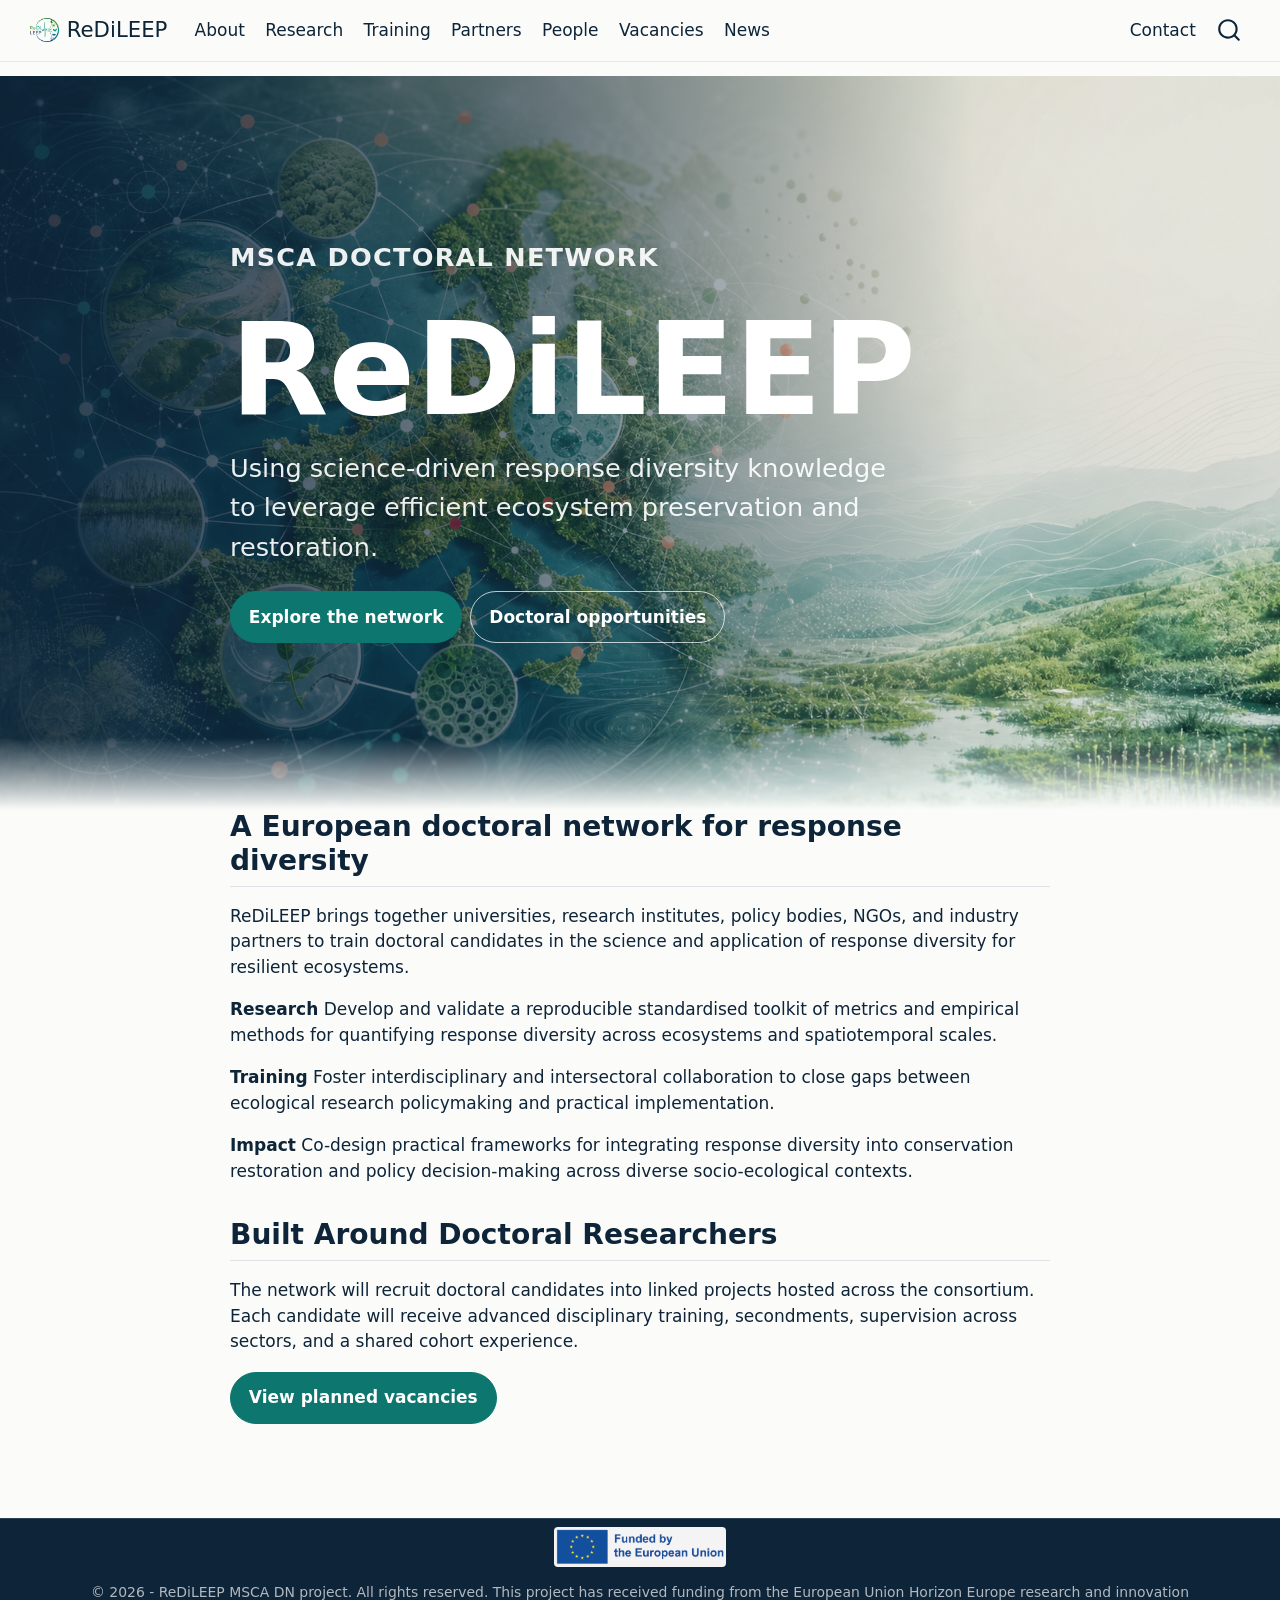
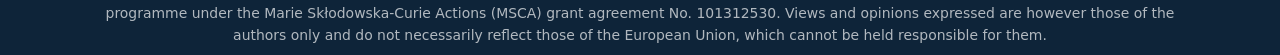
<file: index.html>
<!DOCTYPE html>
<html xmlns="http://www.w3.org/1999/xhtml" lang="en" xml:lang="en"><head>

<meta charset="utf-8">
<meta name="generator" content="quarto-1.10.19">

<meta name="viewport" content="width=device-width, initial-scale=1.0, user-scalable=yes">

<meta name="description" content="A funded MSCA Doctoral Network using response diversity knowledge to leverage efficient ecosystem preservation and restoration.">

<title>ReDiLEEP</title>
<style>
/* Default styles provided by pandoc.
** See https://pandoc.org/MANUAL.html#variables-for-html for config info.
*/
span.smallcaps{font-variant: small-caps;}
div.columns{display: flex; gap: 1.5em;}
div.column{flex: auto;}
@media screen {
div.columns{gap: min(4vw, 1.5em);}
div.column{overflow-x: auto;}
}
div.hanging-indent{margin-left: 1.5em; text-indent: -1.5em;}
ul.task-list{list-style: none;}
ul.task-list li input[type="checkbox"] {
  width: 0.8em;
  margin: 0 0.8em 0.2em -1em; /* quarto-specific, see https://github.com/quarto-dev/quarto-cli/issues/4556 */ 
  vertical-align: middle;
}
</style>


<script src="site_libs/quarto-nav/quarto-nav.js"></script>
<script src="site_libs/clipboard/clipboard.min.js"></script>
<script src="site_libs/quarto-search/autocomplete.umd.js"></script>
<script src="site_libs/quarto-search/fuse.min.js"></script>
<script src="site_libs/quarto-search/quarto-search.js"></script>
<meta name="quarto:offset" content="./">
<link href="./assets/favicon.svg" rel="icon" type="image/svg+xml">
<script src="site_libs/quarto-html/quarto.js" type="module"></script>
<script src="site_libs/quarto-html/tabsets/tabsets.js" type="module"></script>
<script src="site_libs/quarto-html/popper.min.js"></script>
<script src="site_libs/quarto-html/tippy.umd.min.js"></script>
<script src="site_libs/quarto-html/anchor.min.js"></script>
<link href="site_libs/quarto-html/tippy.css" rel="stylesheet">
<link href="site_libs/quarto-html/quarto-syntax-highlighting-bf27225e3a48a9273f3daa8f8e829971.css" rel="stylesheet" id="quarto-text-highlighting-styles">
<script src="site_libs/bootstrap/bootstrap.min.js"></script>
<link href="site_libs/bootstrap/bootstrap-icons.css" rel="stylesheet">
<link href="site_libs/bootstrap/bootstrap-3c1e86ada03f4d331328c699ac82174e.min.css" rel="stylesheet" append-hash="true" id="quarto-bootstrap" data-mode="light">
<script id="quarto-search-options" type="application/json">{
  "location": "navbar",
  "copy-button": false,
  "collapse-after": 3,
  "panel-placement": "end",
  "type": "overlay",
  "limit": 50,
  "keyboard-shortcut": [
    "f",
    "/",
    "s"
  ],
  "show-item-context": false,
  "language": {
    "search-no-results-text": "No results",
    "search-matching-documents-text": "matching documents",
    "search-copy-link-title": "Copy link to search",
    "search-hide-matches-text": "Hide additional matches",
    "search-more-match-text": "more match in this document",
    "search-more-matches-text": "more matches in this document",
    "search-clear-button-title": "Clear",
    "search-text-placeholder": "",
    "search-detached-cancel-button-title": "Cancel",
    "search-submit-button-title": "Submit",
    "search-label": "Search"
  }
}</script>
<style>html{ scroll-behavior: smooth; }</style>


</head>

<body class="nav-fixed quarto-light">

<div id="quarto-search-results"></div>
  <header id="quarto-header" class="headroom fixed-top">
    <nav class="navbar navbar-expand-lg " data-bs-theme="dark">
      <div class="navbar-container container-fluid">
      <div class="navbar-brand-container mx-auto">
    <a href="./index.html" class="navbar-brand navbar-brand-logo">
    <img src="./assets/network-logo/redileep-logo.png" alt="" class="navbar-logo light-content">
    <img src="./assets/network-logo/redileep-logo.png" alt="" class="navbar-logo dark-content">
    </a>
    <a class="navbar-brand" href="./index.html">
    <span class="navbar-title">ReDiLEEP</span>
    </a>
  </div>
            <div id="quarto-search" class="" title="Search"></div>
          <button class="navbar-toggler" type="button" data-bs-toggle="collapse" data-bs-target="#navbarCollapse" aria-controls="navbarCollapse" role="menu" aria-expanded="false" aria-label="Toggle navigation" onclick="if (window.quartoToggleHeadroom) { window.quartoToggleHeadroom(); }">
  <span class="navbar-toggler-icon"></span>
</button>
          <div class="collapse navbar-collapse" id="navbarCollapse">
            <ul class="navbar-nav navbar-nav-scroll me-auto">
  <li class="nav-item">
    <a class="nav-link" href="./about.html"> 
<span class="menu-text">About</span></a>
  </li>  
  <li class="nav-item">
    <a class="nav-link" href="./research.html"> 
<span class="menu-text">Research</span></a>
  </li>  
  <li class="nav-item">
    <a class="nav-link" href="./training.html"> 
<span class="menu-text">Training</span></a>
  </li>  
  <li class="nav-item">
    <a class="nav-link" href="./partners.html"> 
<span class="menu-text">Partners</span></a>
  </li>  
  <li class="nav-item">
    <a class="nav-link" href="./people.html"> 
<span class="menu-text">People</span></a>
  </li>  
  <li class="nav-item">
    <a class="nav-link" href="./vacancies.html"> 
<span class="menu-text">Vacancies</span></a>
  </li>  
  <li class="nav-item">
    <a class="nav-link" href="./news.html"> 
<span class="menu-text">News</span></a>
  </li>  
</ul>
            <ul class="navbar-nav navbar-nav-scroll ms-auto">
  <li class="nav-item">
    <a class="nav-link" href="./contact.html"> 
<span class="menu-text">Contact</span></a>
  </li>  
</ul>
          </div> <!-- /navcollapse -->
            <div class="quarto-navbar-tools">
</div>
      </div> <!-- /container-fluid -->
    </nav>
</header>
<!-- content -->
<div id="quarto-content" class="quarto-container page-columns page-rows-contents page-layout-full page-navbar">
<!-- sidebar -->
<!-- margin-sidebar -->
    
<!-- main -->
<main class="content column-page" id="quarto-document-content">

<header id="title-block-header" class="quarto-title-block default">
<div class="quarto-title">
<h1 class="title">ReDiLEEP</h1>
</div>

<div>
  <div class="description">
    A funded MSCA Doctoral Network using response diversity knowledge to leverage efficient ecosystem preservation and restoration.
  </div>
</div>


<div class="quarto-title-meta column-page">

    
  
    
  </div>
  


</header>


<div class="hero">
<div class="hero-copy">
<div class="kicker">
<p>MSCA Doctoral Network</p>
</div>
<section id="redileep" class="level1">
<h1>ReDiLEEP</h1>
<p>Using science-driven response diversity knowledge to leverage efficient ecosystem preservation and restoration.</p>
<div class="hero-actions">
<p><a href="./about.html" class="btn btn-primary">Explore the network</a> <a href="./vacancies.html" class="btn btn-outline-light">Doctoral opportunities</a></p>
</div>
</section>
</div>
</div>
<section id="a-european-doctoral-network-for-response-diversity" class="level2">
<h2 class="anchored" data-anchor-id="a-european-doctoral-network-for-response-diversity">A European doctoral network for response diversity</h2>
<p>ReDiLEEP brings together universities, research institutes, policy bodies, NGOs, and industry partners to train doctoral candidates in the science and application of response diversity for resilient ecosystems.</p>
<p><strong>Research</strong> Develop and validate a reproducible standardised toolkit of metrics and empirical methods for quantifying response diversity across ecosystems and spatiotemporal scales.</p>
<p><strong>Training</strong> Foster interdisciplinary and intersectoral collaboration to close gaps between ecological research policymaking and practical implementation.</p>
<p><strong>Impact</strong> Co-design practical frameworks for integrating response diversity into conservation restoration and policy decision-making across diverse socio-ecological contexts.</p>
</section>
<section id="built-around-doctoral-researchers" class="level2">
<h2 class="anchored" data-anchor-id="built-around-doctoral-researchers">Built Around Doctoral Researchers</h2>
<p>The network will recruit doctoral candidates into linked projects hosted across the consortium. Each candidate will receive advanced disciplinary training, secondments, supervision across sectors, and a shared cohort experience.</p>
<p><a href="./vacancies.html" class="btn btn-primary">View planned vacancies</a></p>
</section>



</main> <!-- /main -->
<script id="quarto-html-after-body" type="application/javascript">
  window.document.addEventListener("DOMContentLoaded", function (event) {
    const icon = "";
    const anchorJS = new window.AnchorJS();
    anchorJS.options = {
      placement: 'right',
      icon: icon
    };
    anchorJS.add('.anchored');
    const isCodeAnnotation = (el) => {
      for (const clz of el.classList) {
        if (clz.startsWith('code-annotation-')) {                     
          return true;
        }
      }
      return false;
    }
    const onCopySuccess = function(e) {
      // button target
      const button = e.trigger;
      // don't keep focus
      button.blur();
      // flash "checked"
      button.classList.add('code-copy-button-checked');
      var currentTitle = button.getAttribute("title");
      button.setAttribute("title", "Copied!");
      let tooltip;
      if (window.bootstrap) {
        button.setAttribute("data-bs-toggle", "tooltip");
        button.setAttribute("data-bs-placement", "left");
        button.setAttribute("data-bs-title", "Copied!");
        tooltip = new bootstrap.Tooltip(button, 
          { trigger: "manual", 
            customClass: "code-copy-button-tooltip",
            offset: [0, -8]});
        tooltip.show();    
      }
      setTimeout(function() {
        if (tooltip) {
          tooltip.hide();
          button.removeAttribute("data-bs-title");
          button.removeAttribute("data-bs-toggle");
          button.removeAttribute("data-bs-placement");
        }
        button.setAttribute("title", currentTitle);
        button.classList.remove('code-copy-button-checked');
      }, 1000);
      // clear code selection
      e.clearSelection();
    }
    const getTextToCopy = function(trigger) {
      const outerScaffold = trigger.parentElement.cloneNode(true);
      const codeEl = outerScaffold.querySelector('code');
      for (const childEl of codeEl.children) {
        if (isCodeAnnotation(childEl)) {
          childEl.remove();
        }
      }
      return codeEl.innerText;
    }
    const clipboard = new window.ClipboardJS('.code-copy-button:not([data-in-quarto-modal])', {
      text: getTextToCopy
    });
    clipboard.on('success', onCopySuccess);
    if (window.document.getElementById('quarto-embedded-source-code-modal')) {
      const clipboardModal = new window.ClipboardJS('.code-copy-button[data-in-quarto-modal]', {
        text: getTextToCopy,
        container: window.document.getElementById('quarto-embedded-source-code-modal')
      });
      clipboardModal.on('success', onCopySuccess);
    }
      var localhostRegex = new RegExp(/^(?:http|https):\/\/localhost\:?[0-9]*\//);
      var mailtoRegex = new RegExp(/^mailto:/);
        var filterRegex = new RegExp("https:\/\/redileep\.eu");
      var isInternal = (href) => {
          return filterRegex.test(href) || localhostRegex.test(href) || mailtoRegex.test(href);
      }
      // Inspect non-navigation links and adorn them if external
     var links = window.document.querySelectorAll('a[href]:not(.nav-link):not(.navbar-brand):not(.toc-action):not(.sidebar-link):not(.sidebar-item-toggle):not(.pagination-link):not(.no-external):not([aria-hidden]):not(.dropdown-item):not(.quarto-navigation-tool):not(.about-link)');
      for (var i=0; i<links.length; i++) {
        const link = links[i];
        if (!isInternal(link.href)) {
          // undo the damage that might have been done by quarto-nav.js in the case of
          // links that we want to consider external
          if (link.dataset.originalHref !== undefined) {
            link.href = link.dataset.originalHref;
          }
            // target, if specified
            link.setAttribute("target", "_blank");
            if (link.getAttribute("rel") === null) {
              link.setAttribute("rel", "noopener");
            }
        }
      }
    function tippyHover(el, contentFn, onTriggerFn, onUntriggerFn) {
      const config = {
        allowHTML: true,
        maxWidth: 500,
        delay: 100,
        arrow: false,
        appendTo: function(el) {
            return el.parentElement;
        },
        interactive: true,
        interactiveBorder: 10,
        theme: 'quarto',
        placement: 'bottom-start',
      };
      if (contentFn) {
        config.content = contentFn;
      }
      if (onTriggerFn) {
        config.onTrigger = onTriggerFn;
      }
      if (onUntriggerFn) {
        config.onUntrigger = onUntriggerFn;
      }
      window.tippy(el, config); 
    }
    const noterefs = window.document.querySelectorAll('a[role="doc-noteref"]');
    for (var i=0; i<noterefs.length; i++) {
      const ref = noterefs[i];
      tippyHover(ref, function() {
        // use id or data attribute instead here
        let href = ref.getAttribute('data-footnote-href') || ref.getAttribute('href');
        try { href = new URL(href).hash; } catch {}
        const id = href.replace(/^#\/?/, "");
        const note = window.document.getElementById(id);
        if (note) {
          return note.innerHTML;
        } else {
          return "";
        }
      });
    }
    const xrefs = window.document.querySelectorAll('a.quarto-xref');
    const processXRef = (id, note) => {
      // Strip column container classes
      const stripColumnClz = (el) => {
        el.classList.remove("page-full", "page-columns");
        if (el.children) {
          for (const child of el.children) {
            stripColumnClz(child);
          }
        }
      }
      stripColumnClz(note)
      if (id === null || id.startsWith('sec-')) {
        // Special case sections, only their first couple elements
        const container = document.createElement("div");
        if (note.children && note.children.length > 2) {
          container.appendChild(note.children[0].cloneNode(true));
          for (let i = 1; i < note.children.length; i++) {
            const child = note.children[i];
            if (child.tagName === "P" && child.innerText === "") {
              continue;
            } else {
              container.appendChild(child.cloneNode(true));
              break;
            }
          }
          if (window.Quarto?.typesetMath) {
            window.Quarto.typesetMath(container);
          }
          return container.innerHTML
        } else {
          if (window.Quarto?.typesetMath) {
            window.Quarto.typesetMath(note);
          }
          return note.innerHTML;
        }
      } else {
        // Remove any anchor links if they are present
        const anchorLink = note.querySelector('a.anchorjs-link');
        if (anchorLink) {
          anchorLink.remove();
        }
        if (window.Quarto?.typesetMath) {
          window.Quarto.typesetMath(note);
        }
        if (note.classList.contains("callout")) {
          return note.outerHTML;
        } else {
          return note.innerHTML;
        }
      }
    }
    for (var i=0; i<xrefs.length; i++) {
      const xref = xrefs[i];
      tippyHover(xref, undefined, function(instance) {
        instance.disable();
        let url = xref.getAttribute('href');
        let hash = undefined; 
        if (url.startsWith('#')) {
          hash = url;
        } else {
          try { hash = new URL(url).hash; } catch {}
        }
        if (hash) {
          const id = hash.replace(/^#\/?/, "");
          const note = window.document.getElementById(id);
          if (note !== null) {
            try {
              const html = processXRef(id, note.cloneNode(true));
              instance.setContent(html);
            } finally {
              instance.enable();
              instance.show();
            }
          } else {
            // See if we can fetch this
            fetch(url.split('#')[0])
            .then(res => res.text())
            .then(html => {
              const parser = new DOMParser();
              const htmlDoc = parser.parseFromString(html, "text/html");
              const note = htmlDoc.getElementById(id);
              if (note !== null) {
                const html = processXRef(id, note);
                instance.setContent(html);
              } 
            }).finally(() => {
              instance.enable();
              instance.show();
            });
          }
        } else {
          // See if we can fetch a full url (with no hash to target)
          // This is a special case and we should probably do some content thinning / targeting
          fetch(url)
          .then(res => res.text())
          .then(html => {
            const parser = new DOMParser();
            const htmlDoc = parser.parseFromString(html, "text/html");
            const note = htmlDoc.querySelector('main.content');
            if (note !== null) {
              // This should only happen for chapter cross references
              // (since there is no id in the URL)
              // remove the first header
              if (note.children.length > 0 && note.children[0].tagName === "HEADER") {
                note.children[0].remove();
              }
              const html = processXRef(null, note);
              instance.setContent(html);
            } 
          }).finally(() => {
            instance.enable();
            instance.show();
          });
        }
      }, function(instance) {
      });
    }
        let selectedAnnoteEl;
        const selectorForAnnotation = ( cell, annotation) => {
          let cellAttr = 'data-code-cell="' + cell + '"';
          let lineAttr = 'data-code-annotation="' +  annotation + '"';
          const selector = 'span[' + cellAttr + '][' + lineAttr + ']';
          return selector;
        }
        const selectCodeLines = (annoteEl) => {
          const doc = window.document;
          const targetCell = annoteEl.getAttribute("data-target-cell");
          const targetAnnotation = annoteEl.getAttribute("data-target-annotation");
          const annoteSpan = window.document.querySelector(selectorForAnnotation(targetCell, targetAnnotation));
          const lines = annoteSpan.getAttribute("data-code-lines").split(",");
          const lineIds = lines.map((line) => {
            return targetCell + "-" + line;
          })
          let top = null;
          let height = null;
          let parent = null;
          if (lineIds.length > 0) {
              //compute the position of the single el (top and bottom and make a div)
              const el = window.document.getElementById(lineIds[0]);
              top = el.offsetTop;
              height = el.offsetHeight;
              parent = el.parentElement.parentElement;
            if (lineIds.length > 1) {
              const lastEl = window.document.getElementById(lineIds[lineIds.length - 1]);
              const bottom = lastEl.offsetTop + lastEl.offsetHeight;
              height = bottom - top;
            }
            if (top !== null && height !== null && parent !== null) {
              // cook up a div (if necessary) and position it 
              let div = window.document.getElementById("code-annotation-line-highlight");
              if (div === null) {
                div = window.document.createElement("div");
                div.setAttribute("id", "code-annotation-line-highlight");
                div.style.position = 'absolute';
                parent.appendChild(div);
              }
              div.style.top = top - 2 + "px";
              div.style.height = height + 4 + "px";
              div.style.left = 0;
              let gutterDiv = window.document.getElementById("code-annotation-line-highlight-gutter");
              if (gutterDiv === null) {
                gutterDiv = window.document.createElement("div");
                gutterDiv.setAttribute("id", "code-annotation-line-highlight-gutter");
                gutterDiv.style.position = 'absolute';
                const codeCell = window.document.getElementById(targetCell);
                const gutter = codeCell.querySelector('.code-annotation-gutter');
                gutter.appendChild(gutterDiv);
              }
              gutterDiv.style.top = top - 2 + "px";
              gutterDiv.style.height = height + 4 + "px";
            }
            selectedAnnoteEl = annoteEl;
          }
        };
        const unselectCodeLines = () => {
          const elementsIds = ["code-annotation-line-highlight", "code-annotation-line-highlight-gutter"];
          elementsIds.forEach((elId) => {
            const div = window.document.getElementById(elId);
            if (div) {
              div.remove();
            }
          });
          selectedAnnoteEl = undefined;
        };
          // Handle positioning of the toggle
      window.addEventListener(
        "resize",
        throttle(() => {
          elRect = undefined;
          if (selectedAnnoteEl) {
            selectCodeLines(selectedAnnoteEl);
          }
        }, 10)
      );
      function throttle(fn, ms) {
      let throttle = false;
      let timer;
        return (...args) => {
          if(!throttle) { // first call gets through
              fn.apply(this, args);
              throttle = true;
          } else { // all the others get throttled
              if(timer) clearTimeout(timer); // cancel #2
              timer = setTimeout(() => {
                fn.apply(this, args);
                timer = throttle = false;
              }, ms);
          }
        };
      }
        // Attach click handler to the DT
        const annoteDls = window.document.querySelectorAll('dt[data-target-cell]');
        for (const annoteDlNode of annoteDls) {
          annoteDlNode.addEventListener('click', (event) => {
            const clickedEl = event.target;
            if (clickedEl !== selectedAnnoteEl) {
              unselectCodeLines();
              const activeEl = window.document.querySelector('dt[data-target-cell].code-annotation-active');
              if (activeEl) {
                activeEl.classList.remove('code-annotation-active');
              }
              selectCodeLines(clickedEl);
              clickedEl.classList.add('code-annotation-active');
            } else {
              // Unselect the line
              unselectCodeLines();
              clickedEl.classList.remove('code-annotation-active');
            }
          });
        }
    const findCites = (el) => {
      const parentEl = el.parentElement;
      if (parentEl) {
        const cites = parentEl.dataset.cites;
        if (cites) {
          return {
            el,
            cites: cites.split(' ')
          };
        } else {
          return findCites(el.parentElement)
        }
      } else {
        return undefined;
      }
    };
    var bibliorefs = window.document.querySelectorAll('a[role="doc-biblioref"]');
    for (var i=0; i<bibliorefs.length; i++) {
      const ref = bibliorefs[i];
      const citeInfo = findCites(ref);
      if (citeInfo) {
        tippyHover(citeInfo.el, function() {
          var popup = window.document.createElement('div');
          citeInfo.cites.forEach(function(cite) {
            var citeDiv = window.document.createElement('div');
            citeDiv.classList.add('hanging-indent');
            citeDiv.classList.add('csl-entry');
            var biblioDiv = window.document.getElementById('ref-' + cite);
            if (biblioDiv) {
              citeDiv.innerHTML = biblioDiv.innerHTML;
            }
            popup.appendChild(citeDiv);
          });
          return popup.innerHTML;
        });
      }
    }
  });
  </script>
</div> <!-- /content -->
<footer class="footer">
  <div class="nav-footer">
    <div class="nav-footer-left">
      &nbsp;
    </div>   
    <div class="nav-footer-center">
<img src="./assets/funder-logos/eu-funded.png" alt="Funded by the European Union" class="funder-logo">
<p>© 2026 - ReDiLEEP MSCA DN project. All rights reserved. This project has received funding from the European Union Horizon Europe research and innovation programme under the Marie Skłodowska-Curie Actions (MSCA) grant agreement No.&nbsp;101312530. Views and opinions expressed are however those of the authors only and do not necessarily reflect those of the European Union, which cannot be held responsible for them.</p>
</div>
    <div class="nav-footer-right">
      &nbsp;
    </div>
  </div>
</footer>




<script src="site_libs/quarto-html/zenscroll-min.js"></script>
</body></html>
</file>
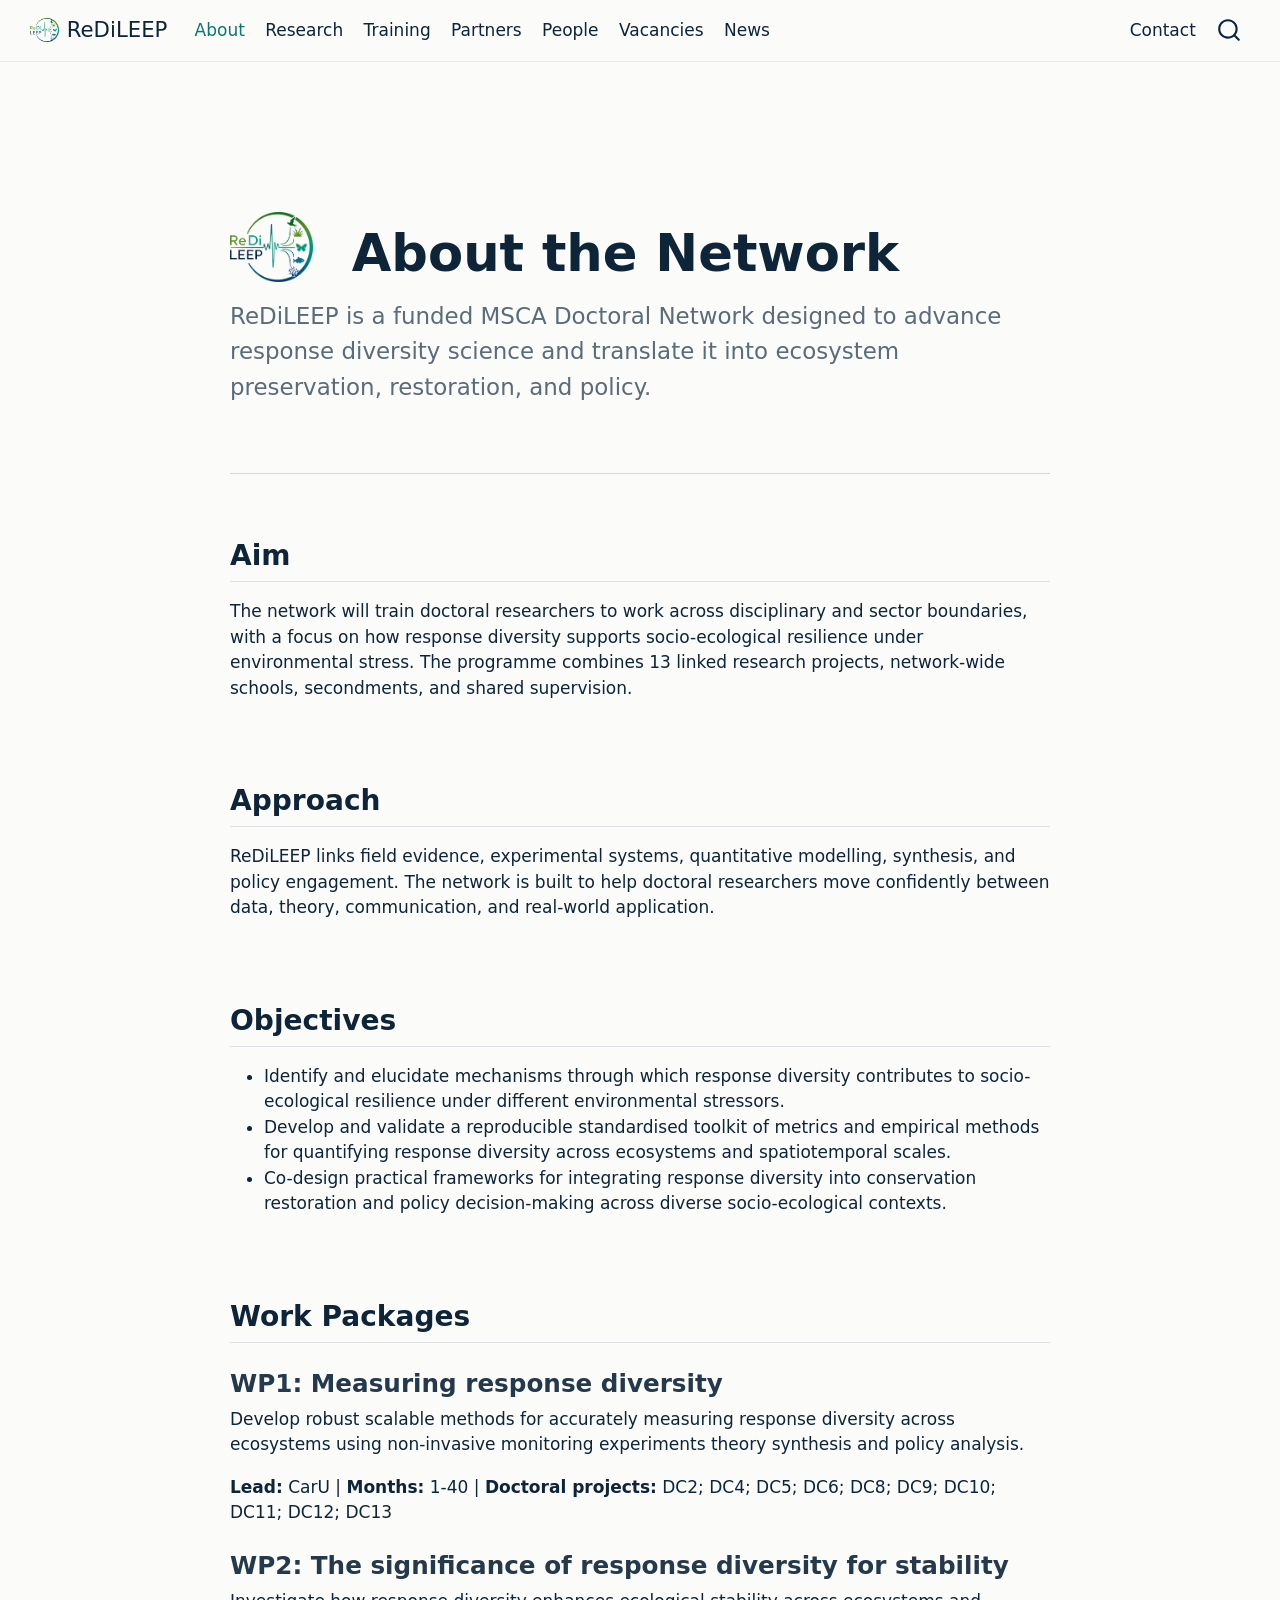
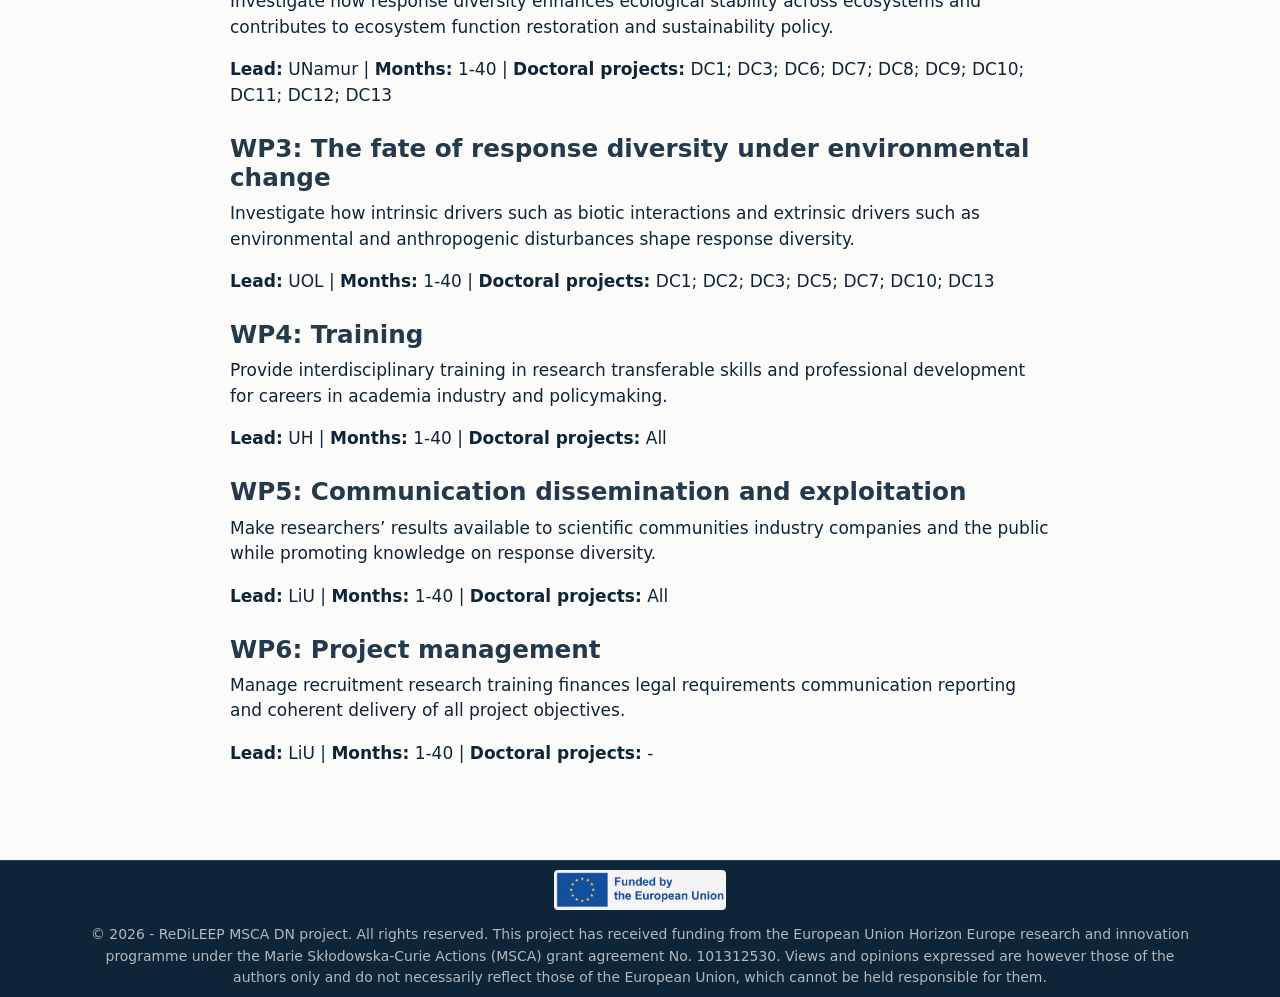
<file: about.html>
<!DOCTYPE html>
<html xmlns="http://www.w3.org/1999/xhtml" lang="en" xml:lang="en"><head>

<meta charset="utf-8">
<meta name="generator" content="quarto-1.10.19">

<meta name="viewport" content="width=device-width, initial-scale=1.0, user-scalable=yes">

<meta name="description" content="About the ReDiLEEP MSCA Doctoral Network.">

<title>About – ReDiLEEP</title>
<style>
/* Default styles provided by pandoc.
** See https://pandoc.org/MANUAL.html#variables-for-html for config info.
*/
span.smallcaps{font-variant: small-caps;}
div.columns{display: flex; gap: 1.5em;}
div.column{flex: auto;}
@media screen {
div.columns{gap: min(4vw, 1.5em);}
div.column{overflow-x: auto;}
}
div.hanging-indent{margin-left: 1.5em; text-indent: -1.5em;}
ul.task-list{list-style: none;}
ul.task-list li input[type="checkbox"] {
  width: 0.8em;
  margin: 0 0.8em 0.2em -1em; /* quarto-specific, see https://github.com/quarto-dev/quarto-cli/issues/4556 */ 
  vertical-align: middle;
}
</style>


<script src="site_libs/quarto-nav/quarto-nav.js"></script>
<script src="site_libs/clipboard/clipboard.min.js"></script>
<script src="site_libs/quarto-search/autocomplete.umd.js"></script>
<script src="site_libs/quarto-search/fuse.min.js"></script>
<script src="site_libs/quarto-search/quarto-search.js"></script>
<meta name="quarto:offset" content="./">
<link href="./assets/favicon.svg" rel="icon" type="image/svg+xml">
<script src="site_libs/quarto-html/quarto.js" type="module"></script>
<script src="site_libs/quarto-html/tabsets/tabsets.js" type="module"></script>
<script src="site_libs/quarto-html/popper.min.js"></script>
<script src="site_libs/quarto-html/tippy.umd.min.js"></script>
<script src="site_libs/quarto-html/anchor.min.js"></script>
<link href="site_libs/quarto-html/tippy.css" rel="stylesheet">
<link href="site_libs/quarto-html/quarto-syntax-highlighting-bf27225e3a48a9273f3daa8f8e829971.css" rel="stylesheet" id="quarto-text-highlighting-styles">
<script src="site_libs/bootstrap/bootstrap.min.js"></script>
<link href="site_libs/bootstrap/bootstrap-icons.css" rel="stylesheet">
<link href="site_libs/bootstrap/bootstrap-3c1e86ada03f4d331328c699ac82174e.min.css" rel="stylesheet" append-hash="true" id="quarto-bootstrap" data-mode="light">
<script id="quarto-search-options" type="application/json">{
  "location": "navbar",
  "copy-button": false,
  "collapse-after": 3,
  "panel-placement": "end",
  "type": "overlay",
  "limit": 50,
  "keyboard-shortcut": [
    "f",
    "/",
    "s"
  ],
  "show-item-context": false,
  "language": {
    "search-no-results-text": "No results",
    "search-matching-documents-text": "matching documents",
    "search-copy-link-title": "Copy link to search",
    "search-hide-matches-text": "Hide additional matches",
    "search-more-match-text": "more match in this document",
    "search-more-matches-text": "more matches in this document",
    "search-clear-button-title": "Clear",
    "search-text-placeholder": "",
    "search-detached-cancel-button-title": "Cancel",
    "search-submit-button-title": "Submit",
    "search-label": "Search"
  }
}</script>
<style>html{ scroll-behavior: smooth; }</style>


</head>

<body class="nav-fixed quarto-light">

<div id="quarto-search-results"></div>
  <header id="quarto-header" class="headroom fixed-top">
    <nav class="navbar navbar-expand-lg " data-bs-theme="dark">
      <div class="navbar-container container-fluid">
      <div class="navbar-brand-container mx-auto">
    <a href="./index.html" class="navbar-brand navbar-brand-logo">
    <img src="./assets/network-logo/redileep-logo.png" alt="" class="navbar-logo light-content">
    <img src="./assets/network-logo/redileep-logo.png" alt="" class="navbar-logo dark-content">
    </a>
    <a class="navbar-brand" href="./index.html">
    <span class="navbar-title">ReDiLEEP</span>
    </a>
  </div>
            <div id="quarto-search" class="" title="Search"></div>
          <button class="navbar-toggler" type="button" data-bs-toggle="collapse" data-bs-target="#navbarCollapse" aria-controls="navbarCollapse" role="menu" aria-expanded="false" aria-label="Toggle navigation" onclick="if (window.quartoToggleHeadroom) { window.quartoToggleHeadroom(); }">
  <span class="navbar-toggler-icon"></span>
</button>
          <div class="collapse navbar-collapse" id="navbarCollapse">
            <ul class="navbar-nav navbar-nav-scroll me-auto">
  <li class="nav-item">
    <a class="nav-link active" href="./about.html" aria-current="page"> 
<span class="menu-text">About</span></a>
  </li>  
  <li class="nav-item">
    <a class="nav-link" href="./research.html"> 
<span class="menu-text">Research</span></a>
  </li>  
  <li class="nav-item">
    <a class="nav-link" href="./training.html"> 
<span class="menu-text">Training</span></a>
  </li>  
  <li class="nav-item">
    <a class="nav-link" href="./partners.html"> 
<span class="menu-text">Partners</span></a>
  </li>  
  <li class="nav-item">
    <a class="nav-link" href="./people.html"> 
<span class="menu-text">People</span></a>
  </li>  
  <li class="nav-item">
    <a class="nav-link" href="./vacancies.html"> 
<span class="menu-text">Vacancies</span></a>
  </li>  
  <li class="nav-item">
    <a class="nav-link" href="./news.html"> 
<span class="menu-text">News</span></a>
  </li>  
</ul>
            <ul class="navbar-nav navbar-nav-scroll ms-auto">
  <li class="nav-item">
    <a class="nav-link" href="./contact.html"> 
<span class="menu-text">Contact</span></a>
  </li>  
</ul>
          </div> <!-- /navcollapse -->
            <div class="quarto-navbar-tools">
</div>
      </div> <!-- /container-fluid -->
    </nav>
</header>
<!-- content -->
<div id="quarto-content" class="quarto-container page-columns page-rows-contents page-layout-full page-navbar">
<!-- sidebar -->
<!-- margin-sidebar -->
    
<!-- main -->
<main class="content column-page" id="quarto-document-content">

<header id="title-block-header" class="quarto-title-block default">
<div class="quarto-title">
<h1 class="title">About</h1>
</div>

<div>
  <div class="description">
    About the ReDiLEEP MSCA Doctoral Network.
  </div>
</div>


<div class="quarto-title-meta column-page">

    
  
    
  </div>
  


</header>


<section id="about-the-network" class="level1 page-heading">
<h1><img src="assets/network-logo/redileep-logo.png" class="title-mark img-fluid" alt=""> About the Network</h1>
<p>ReDiLEEP is a funded MSCA Doctoral Network designed to advance response diversity science and translate it into ecosystem preservation, restoration, and policy.</p>
</section>
<section class="text-list">
<section id="aim" class="level2">
<h2 class="anchored" data-anchor-id="aim">Aim</h2>
<p>The network will train doctoral researchers to work across disciplinary and sector boundaries, with a focus on how response diversity supports socio-ecological resilience under environmental stress. The programme combines 13 linked research projects, network-wide schools, secondments, and shared supervision.</p>
</section>
<section id="approach" class="level2">
<h2 class="anchored" data-anchor-id="approach">Approach</h2>
<p>ReDiLEEP links field evidence, experimental systems, quantitative modelling, synthesis, and policy engagement. The network is built to help doctoral researchers move confidently between data, theory, communication, and real-world application.</p>
</section>
<section id="objectives" class="level2">
<h2 class="anchored" data-anchor-id="objectives">Objectives</h2>
<ul>
<li>Identify and elucidate mechanisms through which response diversity contributes to socio-ecological resilience under different environmental stressors.</li>
<li>Develop and validate a reproducible standardised toolkit of metrics and empirical methods for quantifying response diversity across ecosystems and spatiotemporal scales.</li>
<li>Co-design practical frameworks for integrating response diversity into conservation restoration and policy decision-making across diverse socio-ecological contexts.</li>
</ul>
</section>
<section id="work-packages" class="level2">
<h2 class="anchored" data-anchor-id="work-packages">Work Packages</h2>
<section id="wp1-measuring-response-diversity" class="level3">
<h3 class="anchored" data-anchor-id="wp1-measuring-response-diversity">WP1: Measuring response diversity</h3>
<p>Develop robust scalable methods for accurately measuring response diversity across ecosystems using non-invasive monitoring experiments theory synthesis and policy analysis.</p>
<p><strong>Lead:</strong> CarU | <strong>Months:</strong> 1-40 | <strong>Doctoral projects:</strong> DC2; DC4; DC5; DC6; DC8; DC9; DC10; DC11; DC12; DC13</p>
</section>
<section id="wp2-the-significance-of-response-diversity-for-stability" class="level3">
<h3 class="anchored" data-anchor-id="wp2-the-significance-of-response-diversity-for-stability">WP2: The significance of response diversity for stability</h3>
<p>Investigate how response diversity enhances ecological stability across ecosystems and contributes to ecosystem function restoration and sustainability policy.</p>
<p><strong>Lead:</strong> UNamur | <strong>Months:</strong> 1-40 | <strong>Doctoral projects:</strong> DC1; DC3; DC6; DC7; DC8; DC9; DC10; DC11; DC12; DC13</p>
</section>
<section id="wp3-the-fate-of-response-diversity-under-environmental-change" class="level3">
<h3 class="anchored" data-anchor-id="wp3-the-fate-of-response-diversity-under-environmental-change">WP3: The fate of response diversity under environmental change</h3>
<p>Investigate how intrinsic drivers such as biotic interactions and extrinsic drivers such as environmental and anthropogenic disturbances shape response diversity.</p>
<p><strong>Lead:</strong> UOL | <strong>Months:</strong> 1-40 | <strong>Doctoral projects:</strong> DC1; DC2; DC3; DC5; DC7; DC10; DC13</p>
</section>
<section id="wp4-training" class="level3">
<h3 class="anchored" data-anchor-id="wp4-training">WP4: Training</h3>
<p>Provide interdisciplinary training in research transferable skills and professional development for careers in academia industry and policymaking.</p>
<p><strong>Lead:</strong> UH | <strong>Months:</strong> 1-40 | <strong>Doctoral projects:</strong> All</p>
</section>
<section id="wp5-communication-dissemination-and-exploitation" class="level3">
<h3 class="anchored" data-anchor-id="wp5-communication-dissemination-and-exploitation">WP5: Communication dissemination and exploitation</h3>
<p>Make researchers’ results available to scientific communities industry companies and the public while promoting knowledge on response diversity.</p>
<p><strong>Lead:</strong> LiU | <strong>Months:</strong> 1-40 | <strong>Doctoral projects:</strong> All</p>
</section>
<section id="wp6-project-management" class="level3">
<h3 class="anchored" data-anchor-id="wp6-project-management">WP6: Project management</h3>
<p>Manage recruitment research training finances legal requirements communication reporting and coherent delivery of all project objectives.</p>
<p><strong>Lead:</strong> LiU | <strong>Months:</strong> 1-40 | <strong>Doctoral projects:</strong> -</p>
</section>
</section>
</section>



</main> <!-- /main -->
<script id="quarto-html-after-body" type="application/javascript">
  window.document.addEventListener("DOMContentLoaded", function (event) {
    const icon = "";
    const anchorJS = new window.AnchorJS();
    anchorJS.options = {
      placement: 'right',
      icon: icon
    };
    anchorJS.add('.anchored');
    const isCodeAnnotation = (el) => {
      for (const clz of el.classList) {
        if (clz.startsWith('code-annotation-')) {                     
          return true;
        }
      }
      return false;
    }
    const onCopySuccess = function(e) {
      // button target
      const button = e.trigger;
      // don't keep focus
      button.blur();
      // flash "checked"
      button.classList.add('code-copy-button-checked');
      var currentTitle = button.getAttribute("title");
      button.setAttribute("title", "Copied!");
      let tooltip;
      if (window.bootstrap) {
        button.setAttribute("data-bs-toggle", "tooltip");
        button.setAttribute("data-bs-placement", "left");
        button.setAttribute("data-bs-title", "Copied!");
        tooltip = new bootstrap.Tooltip(button, 
          { trigger: "manual", 
            customClass: "code-copy-button-tooltip",
            offset: [0, -8]});
        tooltip.show();    
      }
      setTimeout(function() {
        if (tooltip) {
          tooltip.hide();
          button.removeAttribute("data-bs-title");
          button.removeAttribute("data-bs-toggle");
          button.removeAttribute("data-bs-placement");
        }
        button.setAttribute("title", currentTitle);
        button.classList.remove('code-copy-button-checked');
      }, 1000);
      // clear code selection
      e.clearSelection();
    }
    const getTextToCopy = function(trigger) {
      const outerScaffold = trigger.parentElement.cloneNode(true);
      const codeEl = outerScaffold.querySelector('code');
      for (const childEl of codeEl.children) {
        if (isCodeAnnotation(childEl)) {
          childEl.remove();
        }
      }
      return codeEl.innerText;
    }
    const clipboard = new window.ClipboardJS('.code-copy-button:not([data-in-quarto-modal])', {
      text: getTextToCopy
    });
    clipboard.on('success', onCopySuccess);
    if (window.document.getElementById('quarto-embedded-source-code-modal')) {
      const clipboardModal = new window.ClipboardJS('.code-copy-button[data-in-quarto-modal]', {
        text: getTextToCopy,
        container: window.document.getElementById('quarto-embedded-source-code-modal')
      });
      clipboardModal.on('success', onCopySuccess);
    }
      var localhostRegex = new RegExp(/^(?:http|https):\/\/localhost\:?[0-9]*\//);
      var mailtoRegex = new RegExp(/^mailto:/);
        var filterRegex = new RegExp("https:\/\/redileep\.eu");
      var isInternal = (href) => {
          return filterRegex.test(href) || localhostRegex.test(href) || mailtoRegex.test(href);
      }
      // Inspect non-navigation links and adorn them if external
     var links = window.document.querySelectorAll('a[href]:not(.nav-link):not(.navbar-brand):not(.toc-action):not(.sidebar-link):not(.sidebar-item-toggle):not(.pagination-link):not(.no-external):not([aria-hidden]):not(.dropdown-item):not(.quarto-navigation-tool):not(.about-link)');
      for (var i=0; i<links.length; i++) {
        const link = links[i];
        if (!isInternal(link.href)) {
          // undo the damage that might have been done by quarto-nav.js in the case of
          // links that we want to consider external
          if (link.dataset.originalHref !== undefined) {
            link.href = link.dataset.originalHref;
          }
            // target, if specified
            link.setAttribute("target", "_blank");
            if (link.getAttribute("rel") === null) {
              link.setAttribute("rel", "noopener");
            }
        }
      }
    function tippyHover(el, contentFn, onTriggerFn, onUntriggerFn) {
      const config = {
        allowHTML: true,
        maxWidth: 500,
        delay: 100,
        arrow: false,
        appendTo: function(el) {
            return el.parentElement;
        },
        interactive: true,
        interactiveBorder: 10,
        theme: 'quarto',
        placement: 'bottom-start',
      };
      if (contentFn) {
        config.content = contentFn;
      }
      if (onTriggerFn) {
        config.onTrigger = onTriggerFn;
      }
      if (onUntriggerFn) {
        config.onUntrigger = onUntriggerFn;
      }
      window.tippy(el, config); 
    }
    const noterefs = window.document.querySelectorAll('a[role="doc-noteref"]');
    for (var i=0; i<noterefs.length; i++) {
      const ref = noterefs[i];
      tippyHover(ref, function() {
        // use id or data attribute instead here
        let href = ref.getAttribute('data-footnote-href') || ref.getAttribute('href');
        try { href = new URL(href).hash; } catch {}
        const id = href.replace(/^#\/?/, "");
        const note = window.document.getElementById(id);
        if (note) {
          return note.innerHTML;
        } else {
          return "";
        }
      });
    }
    const xrefs = window.document.querySelectorAll('a.quarto-xref');
    const processXRef = (id, note) => {
      // Strip column container classes
      const stripColumnClz = (el) => {
        el.classList.remove("page-full", "page-columns");
        if (el.children) {
          for (const child of el.children) {
            stripColumnClz(child);
          }
        }
      }
      stripColumnClz(note)
      if (id === null || id.startsWith('sec-')) {
        // Special case sections, only their first couple elements
        const container = document.createElement("div");
        if (note.children && note.children.length > 2) {
          container.appendChild(note.children[0].cloneNode(true));
          for (let i = 1; i < note.children.length; i++) {
            const child = note.children[i];
            if (child.tagName === "P" && child.innerText === "") {
              continue;
            } else {
              container.appendChild(child.cloneNode(true));
              break;
            }
          }
          if (window.Quarto?.typesetMath) {
            window.Quarto.typesetMath(container);
          }
          return container.innerHTML
        } else {
          if (window.Quarto?.typesetMath) {
            window.Quarto.typesetMath(note);
          }
          return note.innerHTML;
        }
      } else {
        // Remove any anchor links if they are present
        const anchorLink = note.querySelector('a.anchorjs-link');
        if (anchorLink) {
          anchorLink.remove();
        }
        if (window.Quarto?.typesetMath) {
          window.Quarto.typesetMath(note);
        }
        if (note.classList.contains("callout")) {
          return note.outerHTML;
        } else {
          return note.innerHTML;
        }
      }
    }
    for (var i=0; i<xrefs.length; i++) {
      const xref = xrefs[i];
      tippyHover(xref, undefined, function(instance) {
        instance.disable();
        let url = xref.getAttribute('href');
        let hash = undefined; 
        if (url.startsWith('#')) {
          hash = url;
        } else {
          try { hash = new URL(url).hash; } catch {}
        }
        if (hash) {
          const id = hash.replace(/^#\/?/, "");
          const note = window.document.getElementById(id);
          if (note !== null) {
            try {
              const html = processXRef(id, note.cloneNode(true));
              instance.setContent(html);
            } finally {
              instance.enable();
              instance.show();
            }
          } else {
            // See if we can fetch this
            fetch(url.split('#')[0])
            .then(res => res.text())
            .then(html => {
              const parser = new DOMParser();
              const htmlDoc = parser.parseFromString(html, "text/html");
              const note = htmlDoc.getElementById(id);
              if (note !== null) {
                const html = processXRef(id, note);
                instance.setContent(html);
              } 
            }).finally(() => {
              instance.enable();
              instance.show();
            });
          }
        } else {
          // See if we can fetch a full url (with no hash to target)
          // This is a special case and we should probably do some content thinning / targeting
          fetch(url)
          .then(res => res.text())
          .then(html => {
            const parser = new DOMParser();
            const htmlDoc = parser.parseFromString(html, "text/html");
            const note = htmlDoc.querySelector('main.content');
            if (note !== null) {
              // This should only happen for chapter cross references
              // (since there is no id in the URL)
              // remove the first header
              if (note.children.length > 0 && note.children[0].tagName === "HEADER") {
                note.children[0].remove();
              }
              const html = processXRef(null, note);
              instance.setContent(html);
            } 
          }).finally(() => {
            instance.enable();
            instance.show();
          });
        }
      }, function(instance) {
      });
    }
        let selectedAnnoteEl;
        const selectorForAnnotation = ( cell, annotation) => {
          let cellAttr = 'data-code-cell="' + cell + '"';
          let lineAttr = 'data-code-annotation="' +  annotation + '"';
          const selector = 'span[' + cellAttr + '][' + lineAttr + ']';
          return selector;
        }
        const selectCodeLines = (annoteEl) => {
          const doc = window.document;
          const targetCell = annoteEl.getAttribute("data-target-cell");
          const targetAnnotation = annoteEl.getAttribute("data-target-annotation");
          const annoteSpan = window.document.querySelector(selectorForAnnotation(targetCell, targetAnnotation));
          const lines = annoteSpan.getAttribute("data-code-lines").split(",");
          const lineIds = lines.map((line) => {
            return targetCell + "-" + line;
          })
          let top = null;
          let height = null;
          let parent = null;
          if (lineIds.length > 0) {
              //compute the position of the single el (top and bottom and make a div)
              const el = window.document.getElementById(lineIds[0]);
              top = el.offsetTop;
              height = el.offsetHeight;
              parent = el.parentElement.parentElement;
            if (lineIds.length > 1) {
              const lastEl = window.document.getElementById(lineIds[lineIds.length - 1]);
              const bottom = lastEl.offsetTop + lastEl.offsetHeight;
              height = bottom - top;
            }
            if (top !== null && height !== null && parent !== null) {
              // cook up a div (if necessary) and position it 
              let div = window.document.getElementById("code-annotation-line-highlight");
              if (div === null) {
                div = window.document.createElement("div");
                div.setAttribute("id", "code-annotation-line-highlight");
                div.style.position = 'absolute';
                parent.appendChild(div);
              }
              div.style.top = top - 2 + "px";
              div.style.height = height + 4 + "px";
              div.style.left = 0;
              let gutterDiv = window.document.getElementById("code-annotation-line-highlight-gutter");
              if (gutterDiv === null) {
                gutterDiv = window.document.createElement("div");
                gutterDiv.setAttribute("id", "code-annotation-line-highlight-gutter");
                gutterDiv.style.position = 'absolute';
                const codeCell = window.document.getElementById(targetCell);
                const gutter = codeCell.querySelector('.code-annotation-gutter');
                gutter.appendChild(gutterDiv);
              }
              gutterDiv.style.top = top - 2 + "px";
              gutterDiv.style.height = height + 4 + "px";
            }
            selectedAnnoteEl = annoteEl;
          }
        };
        const unselectCodeLines = () => {
          const elementsIds = ["code-annotation-line-highlight", "code-annotation-line-highlight-gutter"];
          elementsIds.forEach((elId) => {
            const div = window.document.getElementById(elId);
            if (div) {
              div.remove();
            }
          });
          selectedAnnoteEl = undefined;
        };
          // Handle positioning of the toggle
      window.addEventListener(
        "resize",
        throttle(() => {
          elRect = undefined;
          if (selectedAnnoteEl) {
            selectCodeLines(selectedAnnoteEl);
          }
        }, 10)
      );
      function throttle(fn, ms) {
      let throttle = false;
      let timer;
        return (...args) => {
          if(!throttle) { // first call gets through
              fn.apply(this, args);
              throttle = true;
          } else { // all the others get throttled
              if(timer) clearTimeout(timer); // cancel #2
              timer = setTimeout(() => {
                fn.apply(this, args);
                timer = throttle = false;
              }, ms);
          }
        };
      }
        // Attach click handler to the DT
        const annoteDls = window.document.querySelectorAll('dt[data-target-cell]');
        for (const annoteDlNode of annoteDls) {
          annoteDlNode.addEventListener('click', (event) => {
            const clickedEl = event.target;
            if (clickedEl !== selectedAnnoteEl) {
              unselectCodeLines();
              const activeEl = window.document.querySelector('dt[data-target-cell].code-annotation-active');
              if (activeEl) {
                activeEl.classList.remove('code-annotation-active');
              }
              selectCodeLines(clickedEl);
              clickedEl.classList.add('code-annotation-active');
            } else {
              // Unselect the line
              unselectCodeLines();
              clickedEl.classList.remove('code-annotation-active');
            }
          });
        }
    const findCites = (el) => {
      const parentEl = el.parentElement;
      if (parentEl) {
        const cites = parentEl.dataset.cites;
        if (cites) {
          return {
            el,
            cites: cites.split(' ')
          };
        } else {
          return findCites(el.parentElement)
        }
      } else {
        return undefined;
      }
    };
    var bibliorefs = window.document.querySelectorAll('a[role="doc-biblioref"]');
    for (var i=0; i<bibliorefs.length; i++) {
      const ref = bibliorefs[i];
      const citeInfo = findCites(ref);
      if (citeInfo) {
        tippyHover(citeInfo.el, function() {
          var popup = window.document.createElement('div');
          citeInfo.cites.forEach(function(cite) {
            var citeDiv = window.document.createElement('div');
            citeDiv.classList.add('hanging-indent');
            citeDiv.classList.add('csl-entry');
            var biblioDiv = window.document.getElementById('ref-' + cite);
            if (biblioDiv) {
              citeDiv.innerHTML = biblioDiv.innerHTML;
            }
            popup.appendChild(citeDiv);
          });
          return popup.innerHTML;
        });
      }
    }
  });
  </script>
</div> <!-- /content -->
<footer class="footer">
  <div class="nav-footer">
    <div class="nav-footer-left">
      &nbsp;
    </div>   
    <div class="nav-footer-center">
<img src="./assets/funder-logos/eu-funded.png" alt="Funded by the European Union" class="funder-logo">
<p>© 2026 - ReDiLEEP MSCA DN project. All rights reserved. This project has received funding from the European Union Horizon Europe research and innovation programme under the Marie Skłodowska-Curie Actions (MSCA) grant agreement No.&nbsp;101312530. Views and opinions expressed are however those of the authors only and do not necessarily reflect those of the European Union, which cannot be held responsible for them.</p>
</div>
    <div class="nav-footer-right">
      &nbsp;
    </div>
  </div>
</footer>




<script src="site_libs/quarto-html/zenscroll-min.js"></script>
</body></html>
</file>
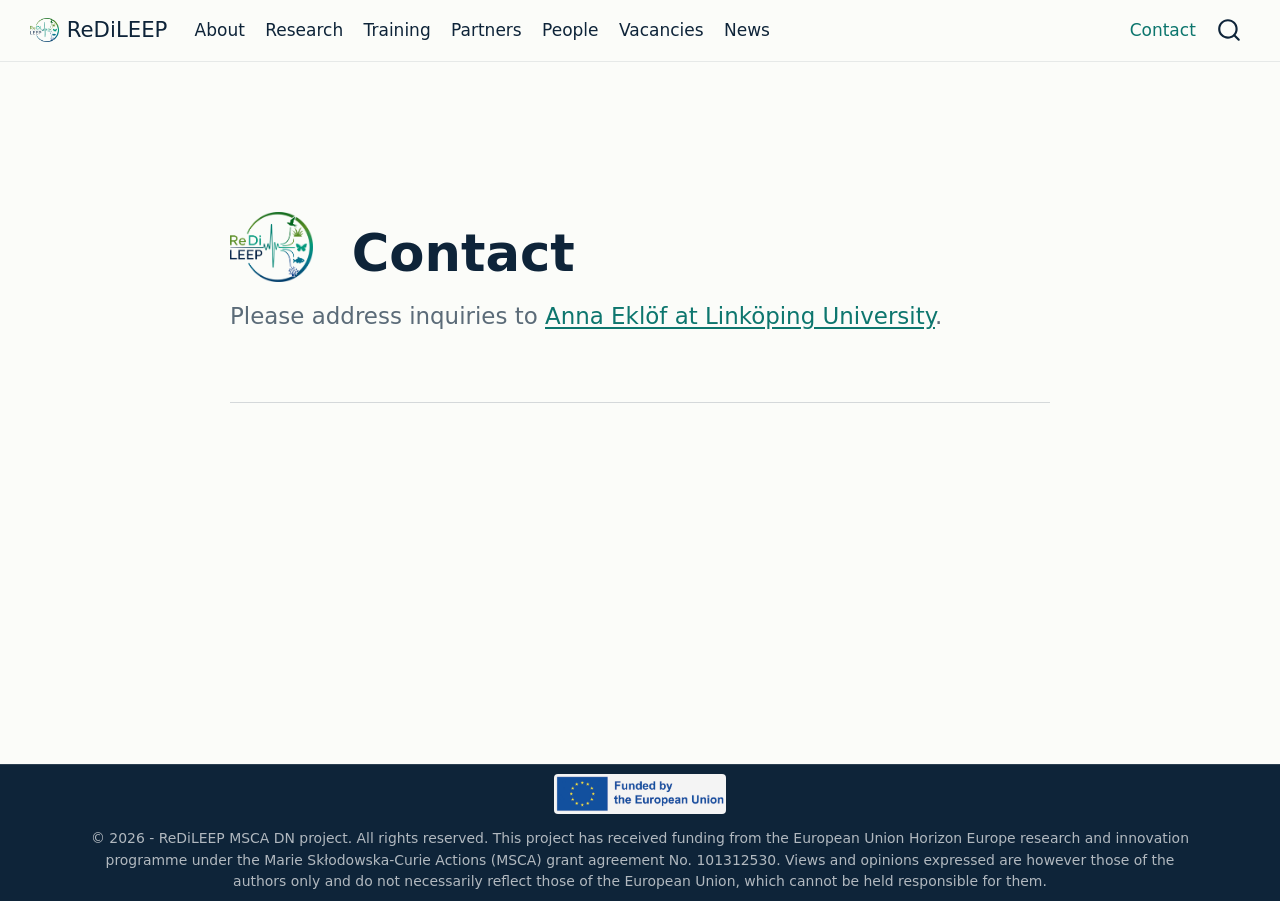
<file: contact.html>
<!DOCTYPE html>
<html xmlns="http://www.w3.org/1999/xhtml" lang="en" xml:lang="en"><head>

<meta charset="utf-8">
<meta name="generator" content="quarto-1.10.19">

<meta name="viewport" content="width=device-width, initial-scale=1.0, user-scalable=yes">

<meta name="description" content="Contact ReDiLEEP.">

<title>Contact – ReDiLEEP</title>
<style>
/* Default styles provided by pandoc.
** See https://pandoc.org/MANUAL.html#variables-for-html for config info.
*/
span.smallcaps{font-variant: small-caps;}
div.columns{display: flex; gap: 1.5em;}
div.column{flex: auto;}
@media screen {
div.columns{gap: min(4vw, 1.5em);}
div.column{overflow-x: auto;}
}
div.hanging-indent{margin-left: 1.5em; text-indent: -1.5em;}
ul.task-list{list-style: none;}
ul.task-list li input[type="checkbox"] {
  width: 0.8em;
  margin: 0 0.8em 0.2em -1em; /* quarto-specific, see https://github.com/quarto-dev/quarto-cli/issues/4556 */ 
  vertical-align: middle;
}
</style>


<script src="site_libs/quarto-nav/quarto-nav.js"></script>
<script src="site_libs/clipboard/clipboard.min.js"></script>
<script src="site_libs/quarto-search/autocomplete.umd.js"></script>
<script src="site_libs/quarto-search/fuse.min.js"></script>
<script src="site_libs/quarto-search/quarto-search.js"></script>
<meta name="quarto:offset" content="./">
<link href="./assets/favicon.svg" rel="icon" type="image/svg+xml">
<script src="site_libs/quarto-html/quarto.js" type="module"></script>
<script src="site_libs/quarto-html/tabsets/tabsets.js" type="module"></script>
<script src="site_libs/quarto-html/popper.min.js"></script>
<script src="site_libs/quarto-html/tippy.umd.min.js"></script>
<script src="site_libs/quarto-html/anchor.min.js"></script>
<link href="site_libs/quarto-html/tippy.css" rel="stylesheet">
<link href="site_libs/quarto-html/quarto-syntax-highlighting-bf27225e3a48a9273f3daa8f8e829971.css" rel="stylesheet" id="quarto-text-highlighting-styles">
<script src="site_libs/bootstrap/bootstrap.min.js"></script>
<link href="site_libs/bootstrap/bootstrap-icons.css" rel="stylesheet">
<link href="site_libs/bootstrap/bootstrap-3c1e86ada03f4d331328c699ac82174e.min.css" rel="stylesheet" append-hash="true" id="quarto-bootstrap" data-mode="light">
<script id="quarto-search-options" type="application/json">{
  "location": "navbar",
  "copy-button": false,
  "collapse-after": 3,
  "panel-placement": "end",
  "type": "overlay",
  "limit": 50,
  "keyboard-shortcut": [
    "f",
    "/",
    "s"
  ],
  "show-item-context": false,
  "language": {
    "search-no-results-text": "No results",
    "search-matching-documents-text": "matching documents",
    "search-copy-link-title": "Copy link to search",
    "search-hide-matches-text": "Hide additional matches",
    "search-more-match-text": "more match in this document",
    "search-more-matches-text": "more matches in this document",
    "search-clear-button-title": "Clear",
    "search-text-placeholder": "",
    "search-detached-cancel-button-title": "Cancel",
    "search-submit-button-title": "Submit",
    "search-label": "Search"
  }
}</script>
<style>html{ scroll-behavior: smooth; }</style>


</head>

<body class="nav-fixed quarto-light">

<div id="quarto-search-results"></div>
  <header id="quarto-header" class="headroom fixed-top">
    <nav class="navbar navbar-expand-lg " data-bs-theme="dark">
      <div class="navbar-container container-fluid">
      <div class="navbar-brand-container mx-auto">
    <a href="./index.html" class="navbar-brand navbar-brand-logo">
    <img src="./assets/network-logo/redileep-logo.png" alt="" class="navbar-logo light-content">
    <img src="./assets/network-logo/redileep-logo.png" alt="" class="navbar-logo dark-content">
    </a>
    <a class="navbar-brand" href="./index.html">
    <span class="navbar-title">ReDiLEEP</span>
    </a>
  </div>
            <div id="quarto-search" class="" title="Search"></div>
          <button class="navbar-toggler" type="button" data-bs-toggle="collapse" data-bs-target="#navbarCollapse" aria-controls="navbarCollapse" role="menu" aria-expanded="false" aria-label="Toggle navigation" onclick="if (window.quartoToggleHeadroom) { window.quartoToggleHeadroom(); }">
  <span class="navbar-toggler-icon"></span>
</button>
          <div class="collapse navbar-collapse" id="navbarCollapse">
            <ul class="navbar-nav navbar-nav-scroll me-auto">
  <li class="nav-item">
    <a class="nav-link" href="./about.html"> 
<span class="menu-text">About</span></a>
  </li>  
  <li class="nav-item">
    <a class="nav-link" href="./research.html"> 
<span class="menu-text">Research</span></a>
  </li>  
  <li class="nav-item">
    <a class="nav-link" href="./training.html"> 
<span class="menu-text">Training</span></a>
  </li>  
  <li class="nav-item">
    <a class="nav-link" href="./partners.html"> 
<span class="menu-text">Partners</span></a>
  </li>  
  <li class="nav-item">
    <a class="nav-link" href="./people.html"> 
<span class="menu-text">People</span></a>
  </li>  
  <li class="nav-item">
    <a class="nav-link" href="./vacancies.html"> 
<span class="menu-text">Vacancies</span></a>
  </li>  
  <li class="nav-item">
    <a class="nav-link" href="./news.html"> 
<span class="menu-text">News</span></a>
  </li>  
</ul>
            <ul class="navbar-nav navbar-nav-scroll ms-auto">
  <li class="nav-item">
    <a class="nav-link active" href="./contact.html" aria-current="page"> 
<span class="menu-text">Contact</span></a>
  </li>  
</ul>
          </div> <!-- /navcollapse -->
            <div class="quarto-navbar-tools">
</div>
      </div> <!-- /container-fluid -->
    </nav>
</header>
<!-- content -->
<div id="quarto-content" class="quarto-container page-columns page-rows-contents page-layout-full page-navbar">
<!-- sidebar -->
<!-- margin-sidebar -->
    
<!-- main -->
<main class="content column-page" id="quarto-document-content">

<header id="title-block-header" class="quarto-title-block default">
<div class="quarto-title">
<h1 class="title">Contact</h1>
</div>

<div>
  <div class="description">
    Contact ReDiLEEP.
  </div>
</div>


<div class="quarto-title-meta column-page">

    
  
    
  </div>
  


</header>


<section id="contact" class="level1 page-heading">
<h1><img src="assets/network-logo/redileep-logo.png" class="title-mark img-fluid" alt=""> Contact</h1>
<p>Please address inquiries to <a href="https://liu.se/en/employee/annek49">Anna Eklöf at Linköping University</a>.</p>
</section>



</main> <!-- /main -->
<script id="quarto-html-after-body" type="application/javascript">
  window.document.addEventListener("DOMContentLoaded", function (event) {
    const icon = "";
    const anchorJS = new window.AnchorJS();
    anchorJS.options = {
      placement: 'right',
      icon: icon
    };
    anchorJS.add('.anchored');
    const isCodeAnnotation = (el) => {
      for (const clz of el.classList) {
        if (clz.startsWith('code-annotation-')) {                     
          return true;
        }
      }
      return false;
    }
    const onCopySuccess = function(e) {
      // button target
      const button = e.trigger;
      // don't keep focus
      button.blur();
      // flash "checked"
      button.classList.add('code-copy-button-checked');
      var currentTitle = button.getAttribute("title");
      button.setAttribute("title", "Copied!");
      let tooltip;
      if (window.bootstrap) {
        button.setAttribute("data-bs-toggle", "tooltip");
        button.setAttribute("data-bs-placement", "left");
        button.setAttribute("data-bs-title", "Copied!");
        tooltip = new bootstrap.Tooltip(button, 
          { trigger: "manual", 
            customClass: "code-copy-button-tooltip",
            offset: [0, -8]});
        tooltip.show();    
      }
      setTimeout(function() {
        if (tooltip) {
          tooltip.hide();
          button.removeAttribute("data-bs-title");
          button.removeAttribute("data-bs-toggle");
          button.removeAttribute("data-bs-placement");
        }
        button.setAttribute("title", currentTitle);
        button.classList.remove('code-copy-button-checked');
      }, 1000);
      // clear code selection
      e.clearSelection();
    }
    const getTextToCopy = function(trigger) {
      const outerScaffold = trigger.parentElement.cloneNode(true);
      const codeEl = outerScaffold.querySelector('code');
      for (const childEl of codeEl.children) {
        if (isCodeAnnotation(childEl)) {
          childEl.remove();
        }
      }
      return codeEl.innerText;
    }
    const clipboard = new window.ClipboardJS('.code-copy-button:not([data-in-quarto-modal])', {
      text: getTextToCopy
    });
    clipboard.on('success', onCopySuccess);
    if (window.document.getElementById('quarto-embedded-source-code-modal')) {
      const clipboardModal = new window.ClipboardJS('.code-copy-button[data-in-quarto-modal]', {
        text: getTextToCopy,
        container: window.document.getElementById('quarto-embedded-source-code-modal')
      });
      clipboardModal.on('success', onCopySuccess);
    }
      var localhostRegex = new RegExp(/^(?:http|https):\/\/localhost\:?[0-9]*\//);
      var mailtoRegex = new RegExp(/^mailto:/);
        var filterRegex = new RegExp("https:\/\/redileep\.eu");
      var isInternal = (href) => {
          return filterRegex.test(href) || localhostRegex.test(href) || mailtoRegex.test(href);
      }
      // Inspect non-navigation links and adorn them if external
     var links = window.document.querySelectorAll('a[href]:not(.nav-link):not(.navbar-brand):not(.toc-action):not(.sidebar-link):not(.sidebar-item-toggle):not(.pagination-link):not(.no-external):not([aria-hidden]):not(.dropdown-item):not(.quarto-navigation-tool):not(.about-link)');
      for (var i=0; i<links.length; i++) {
        const link = links[i];
        if (!isInternal(link.href)) {
          // undo the damage that might have been done by quarto-nav.js in the case of
          // links that we want to consider external
          if (link.dataset.originalHref !== undefined) {
            link.href = link.dataset.originalHref;
          }
            // target, if specified
            link.setAttribute("target", "_blank");
            if (link.getAttribute("rel") === null) {
              link.setAttribute("rel", "noopener");
            }
        }
      }
    function tippyHover(el, contentFn, onTriggerFn, onUntriggerFn) {
      const config = {
        allowHTML: true,
        maxWidth: 500,
        delay: 100,
        arrow: false,
        appendTo: function(el) {
            return el.parentElement;
        },
        interactive: true,
        interactiveBorder: 10,
        theme: 'quarto',
        placement: 'bottom-start',
      };
      if (contentFn) {
        config.content = contentFn;
      }
      if (onTriggerFn) {
        config.onTrigger = onTriggerFn;
      }
      if (onUntriggerFn) {
        config.onUntrigger = onUntriggerFn;
      }
      window.tippy(el, config); 
    }
    const noterefs = window.document.querySelectorAll('a[role="doc-noteref"]');
    for (var i=0; i<noterefs.length; i++) {
      const ref = noterefs[i];
      tippyHover(ref, function() {
        // use id or data attribute instead here
        let href = ref.getAttribute('data-footnote-href') || ref.getAttribute('href');
        try { href = new URL(href).hash; } catch {}
        const id = href.replace(/^#\/?/, "");
        const note = window.document.getElementById(id);
        if (note) {
          return note.innerHTML;
        } else {
          return "";
        }
      });
    }
    const xrefs = window.document.querySelectorAll('a.quarto-xref');
    const processXRef = (id, note) => {
      // Strip column container classes
      const stripColumnClz = (el) => {
        el.classList.remove("page-full", "page-columns");
        if (el.children) {
          for (const child of el.children) {
            stripColumnClz(child);
          }
        }
      }
      stripColumnClz(note)
      if (id === null || id.startsWith('sec-')) {
        // Special case sections, only their first couple elements
        const container = document.createElement("div");
        if (note.children && note.children.length > 2) {
          container.appendChild(note.children[0].cloneNode(true));
          for (let i = 1; i < note.children.length; i++) {
            const child = note.children[i];
            if (child.tagName === "P" && child.innerText === "") {
              continue;
            } else {
              container.appendChild(child.cloneNode(true));
              break;
            }
          }
          if (window.Quarto?.typesetMath) {
            window.Quarto.typesetMath(container);
          }
          return container.innerHTML
        } else {
          if (window.Quarto?.typesetMath) {
            window.Quarto.typesetMath(note);
          }
          return note.innerHTML;
        }
      } else {
        // Remove any anchor links if they are present
        const anchorLink = note.querySelector('a.anchorjs-link');
        if (anchorLink) {
          anchorLink.remove();
        }
        if (window.Quarto?.typesetMath) {
          window.Quarto.typesetMath(note);
        }
        if (note.classList.contains("callout")) {
          return note.outerHTML;
        } else {
          return note.innerHTML;
        }
      }
    }
    for (var i=0; i<xrefs.length; i++) {
      const xref = xrefs[i];
      tippyHover(xref, undefined, function(instance) {
        instance.disable();
        let url = xref.getAttribute('href');
        let hash = undefined; 
        if (url.startsWith('#')) {
          hash = url;
        } else {
          try { hash = new URL(url).hash; } catch {}
        }
        if (hash) {
          const id = hash.replace(/^#\/?/, "");
          const note = window.document.getElementById(id);
          if (note !== null) {
            try {
              const html = processXRef(id, note.cloneNode(true));
              instance.setContent(html);
            } finally {
              instance.enable();
              instance.show();
            }
          } else {
            // See if we can fetch this
            fetch(url.split('#')[0])
            .then(res => res.text())
            .then(html => {
              const parser = new DOMParser();
              const htmlDoc = parser.parseFromString(html, "text/html");
              const note = htmlDoc.getElementById(id);
              if (note !== null) {
                const html = processXRef(id, note);
                instance.setContent(html);
              } 
            }).finally(() => {
              instance.enable();
              instance.show();
            });
          }
        } else {
          // See if we can fetch a full url (with no hash to target)
          // This is a special case and we should probably do some content thinning / targeting
          fetch(url)
          .then(res => res.text())
          .then(html => {
            const parser = new DOMParser();
            const htmlDoc = parser.parseFromString(html, "text/html");
            const note = htmlDoc.querySelector('main.content');
            if (note !== null) {
              // This should only happen for chapter cross references
              // (since there is no id in the URL)
              // remove the first header
              if (note.children.length > 0 && note.children[0].tagName === "HEADER") {
                note.children[0].remove();
              }
              const html = processXRef(null, note);
              instance.setContent(html);
            } 
          }).finally(() => {
            instance.enable();
            instance.show();
          });
        }
      }, function(instance) {
      });
    }
        let selectedAnnoteEl;
        const selectorForAnnotation = ( cell, annotation) => {
          let cellAttr = 'data-code-cell="' + cell + '"';
          let lineAttr = 'data-code-annotation="' +  annotation + '"';
          const selector = 'span[' + cellAttr + '][' + lineAttr + ']';
          return selector;
        }
        const selectCodeLines = (annoteEl) => {
          const doc = window.document;
          const targetCell = annoteEl.getAttribute("data-target-cell");
          const targetAnnotation = annoteEl.getAttribute("data-target-annotation");
          const annoteSpan = window.document.querySelector(selectorForAnnotation(targetCell, targetAnnotation));
          const lines = annoteSpan.getAttribute("data-code-lines").split(",");
          const lineIds = lines.map((line) => {
            return targetCell + "-" + line;
          })
          let top = null;
          let height = null;
          let parent = null;
          if (lineIds.length > 0) {
              //compute the position of the single el (top and bottom and make a div)
              const el = window.document.getElementById(lineIds[0]);
              top = el.offsetTop;
              height = el.offsetHeight;
              parent = el.parentElement.parentElement;
            if (lineIds.length > 1) {
              const lastEl = window.document.getElementById(lineIds[lineIds.length - 1]);
              const bottom = lastEl.offsetTop + lastEl.offsetHeight;
              height = bottom - top;
            }
            if (top !== null && height !== null && parent !== null) {
              // cook up a div (if necessary) and position it 
              let div = window.document.getElementById("code-annotation-line-highlight");
              if (div === null) {
                div = window.document.createElement("div");
                div.setAttribute("id", "code-annotation-line-highlight");
                div.style.position = 'absolute';
                parent.appendChild(div);
              }
              div.style.top = top - 2 + "px";
              div.style.height = height + 4 + "px";
              div.style.left = 0;
              let gutterDiv = window.document.getElementById("code-annotation-line-highlight-gutter");
              if (gutterDiv === null) {
                gutterDiv = window.document.createElement("div");
                gutterDiv.setAttribute("id", "code-annotation-line-highlight-gutter");
                gutterDiv.style.position = 'absolute';
                const codeCell = window.document.getElementById(targetCell);
                const gutter = codeCell.querySelector('.code-annotation-gutter');
                gutter.appendChild(gutterDiv);
              }
              gutterDiv.style.top = top - 2 + "px";
              gutterDiv.style.height = height + 4 + "px";
            }
            selectedAnnoteEl = annoteEl;
          }
        };
        const unselectCodeLines = () => {
          const elementsIds = ["code-annotation-line-highlight", "code-annotation-line-highlight-gutter"];
          elementsIds.forEach((elId) => {
            const div = window.document.getElementById(elId);
            if (div) {
              div.remove();
            }
          });
          selectedAnnoteEl = undefined;
        };
          // Handle positioning of the toggle
      window.addEventListener(
        "resize",
        throttle(() => {
          elRect = undefined;
          if (selectedAnnoteEl) {
            selectCodeLines(selectedAnnoteEl);
          }
        }, 10)
      );
      function throttle(fn, ms) {
      let throttle = false;
      let timer;
        return (...args) => {
          if(!throttle) { // first call gets through
              fn.apply(this, args);
              throttle = true;
          } else { // all the others get throttled
              if(timer) clearTimeout(timer); // cancel #2
              timer = setTimeout(() => {
                fn.apply(this, args);
                timer = throttle = false;
              }, ms);
          }
        };
      }
        // Attach click handler to the DT
        const annoteDls = window.document.querySelectorAll('dt[data-target-cell]');
        for (const annoteDlNode of annoteDls) {
          annoteDlNode.addEventListener('click', (event) => {
            const clickedEl = event.target;
            if (clickedEl !== selectedAnnoteEl) {
              unselectCodeLines();
              const activeEl = window.document.querySelector('dt[data-target-cell].code-annotation-active');
              if (activeEl) {
                activeEl.classList.remove('code-annotation-active');
              }
              selectCodeLines(clickedEl);
              clickedEl.classList.add('code-annotation-active');
            } else {
              // Unselect the line
              unselectCodeLines();
              clickedEl.classList.remove('code-annotation-active');
            }
          });
        }
    const findCites = (el) => {
      const parentEl = el.parentElement;
      if (parentEl) {
        const cites = parentEl.dataset.cites;
        if (cites) {
          return {
            el,
            cites: cites.split(' ')
          };
        } else {
          return findCites(el.parentElement)
        }
      } else {
        return undefined;
      }
    };
    var bibliorefs = window.document.querySelectorAll('a[role="doc-biblioref"]');
    for (var i=0; i<bibliorefs.length; i++) {
      const ref = bibliorefs[i];
      const citeInfo = findCites(ref);
      if (citeInfo) {
        tippyHover(citeInfo.el, function() {
          var popup = window.document.createElement('div');
          citeInfo.cites.forEach(function(cite) {
            var citeDiv = window.document.createElement('div');
            citeDiv.classList.add('hanging-indent');
            citeDiv.classList.add('csl-entry');
            var biblioDiv = window.document.getElementById('ref-' + cite);
            if (biblioDiv) {
              citeDiv.innerHTML = biblioDiv.innerHTML;
            }
            popup.appendChild(citeDiv);
          });
          return popup.innerHTML;
        });
      }
    }
  });
  </script>
</div> <!-- /content -->
<footer class="footer">
  <div class="nav-footer">
    <div class="nav-footer-left">
      &nbsp;
    </div>   
    <div class="nav-footer-center">
<img src="./assets/funder-logos/eu-funded.png" alt="Funded by the European Union" class="funder-logo">
<p>© 2026 - ReDiLEEP MSCA DN project. All rights reserved. This project has received funding from the European Union Horizon Europe research and innovation programme under the Marie Skłodowska-Curie Actions (MSCA) grant agreement No.&nbsp;101312530. Views and opinions expressed are however those of the authors only and do not necessarily reflect those of the European Union, which cannot be held responsible for them.</p>
</div>
    <div class="nav-footer-right">
      &nbsp;
    </div>
  </div>
</footer>




<script src="site_libs/quarto-html/zenscroll-min.js"></script>
</body></html>
</file>
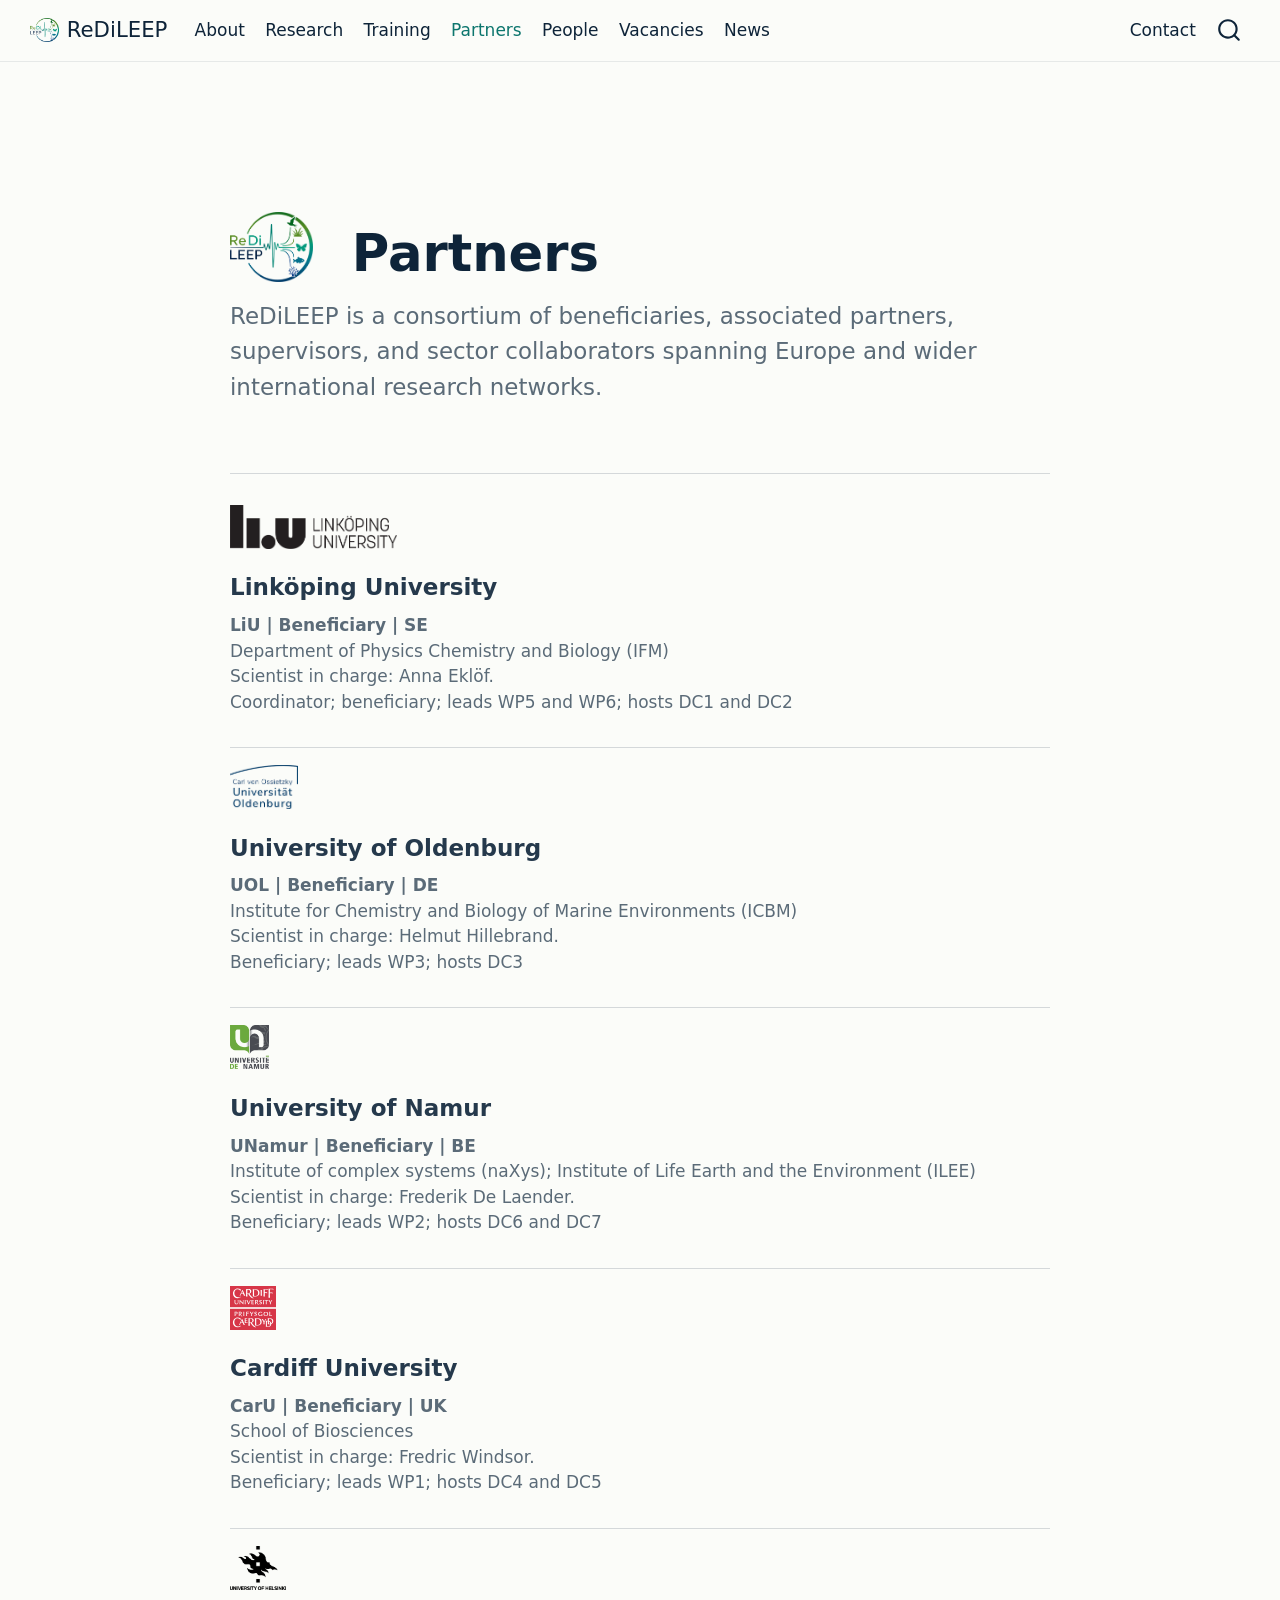
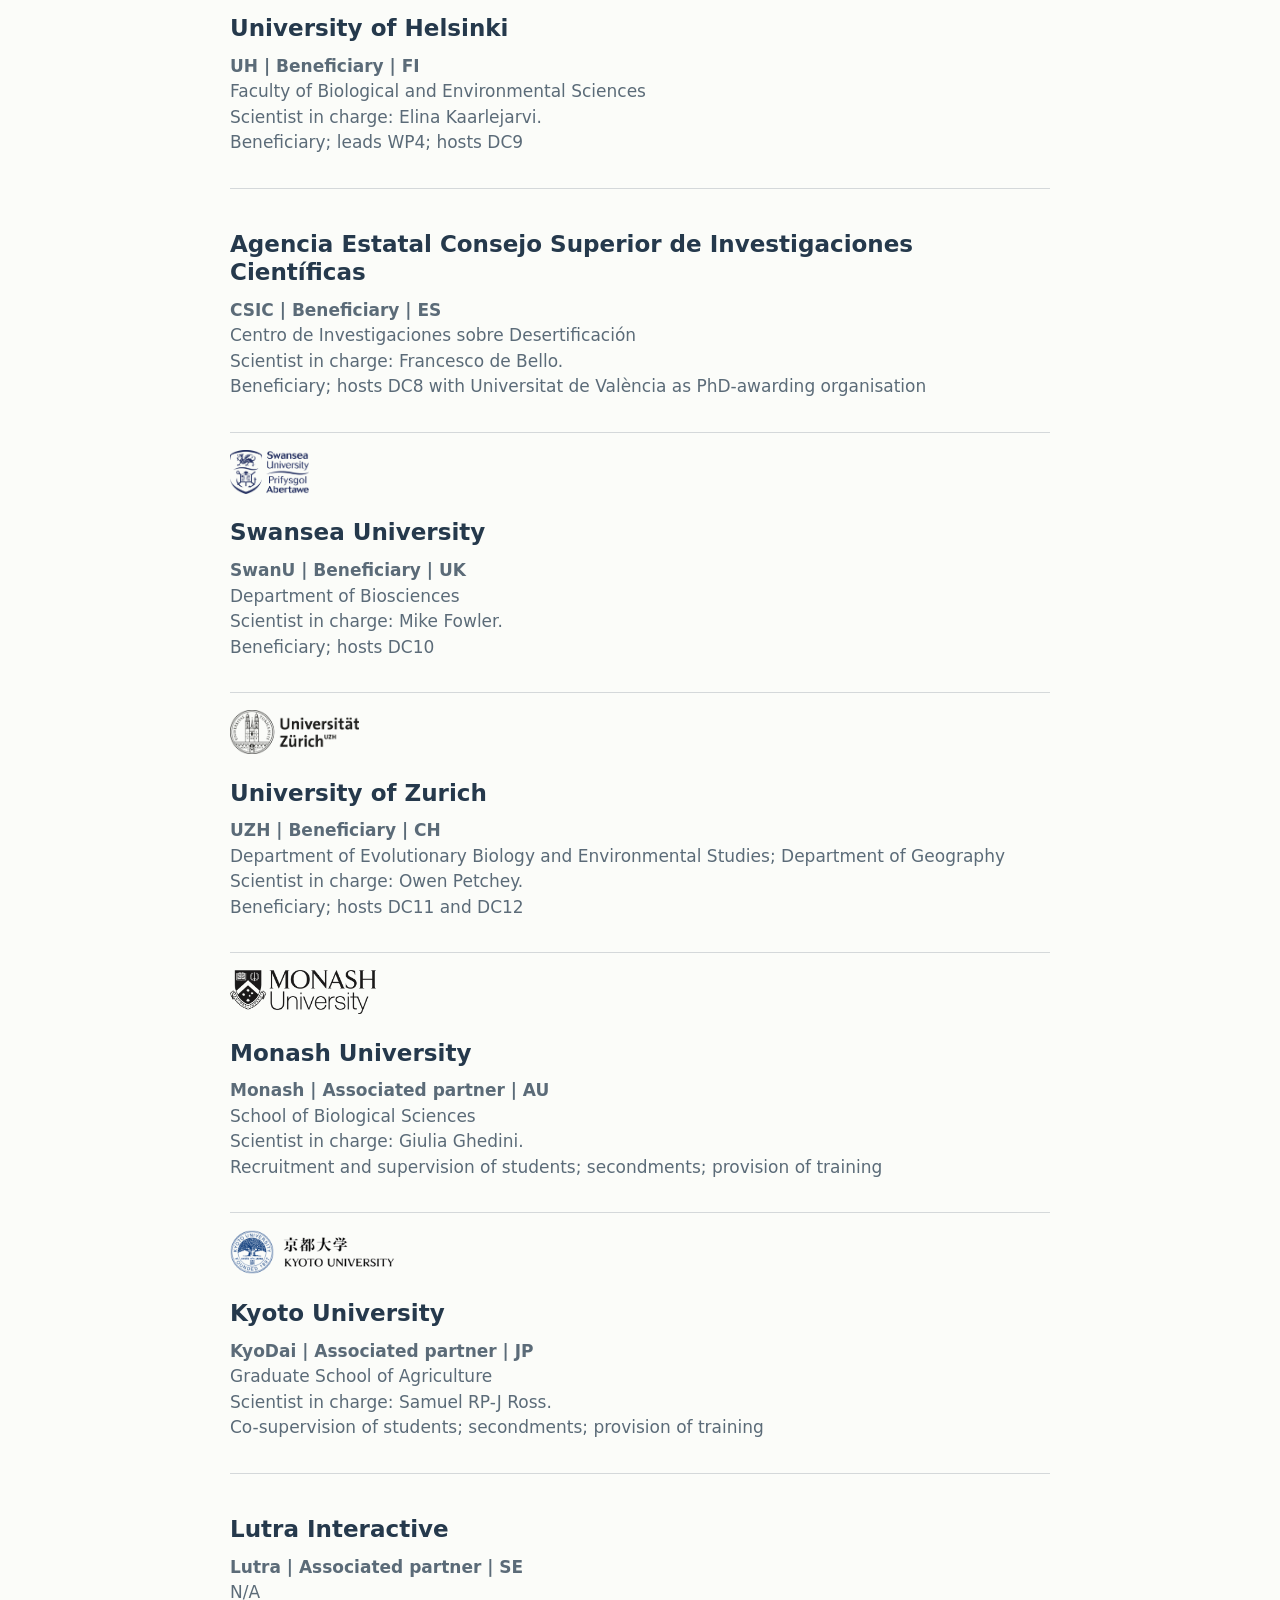
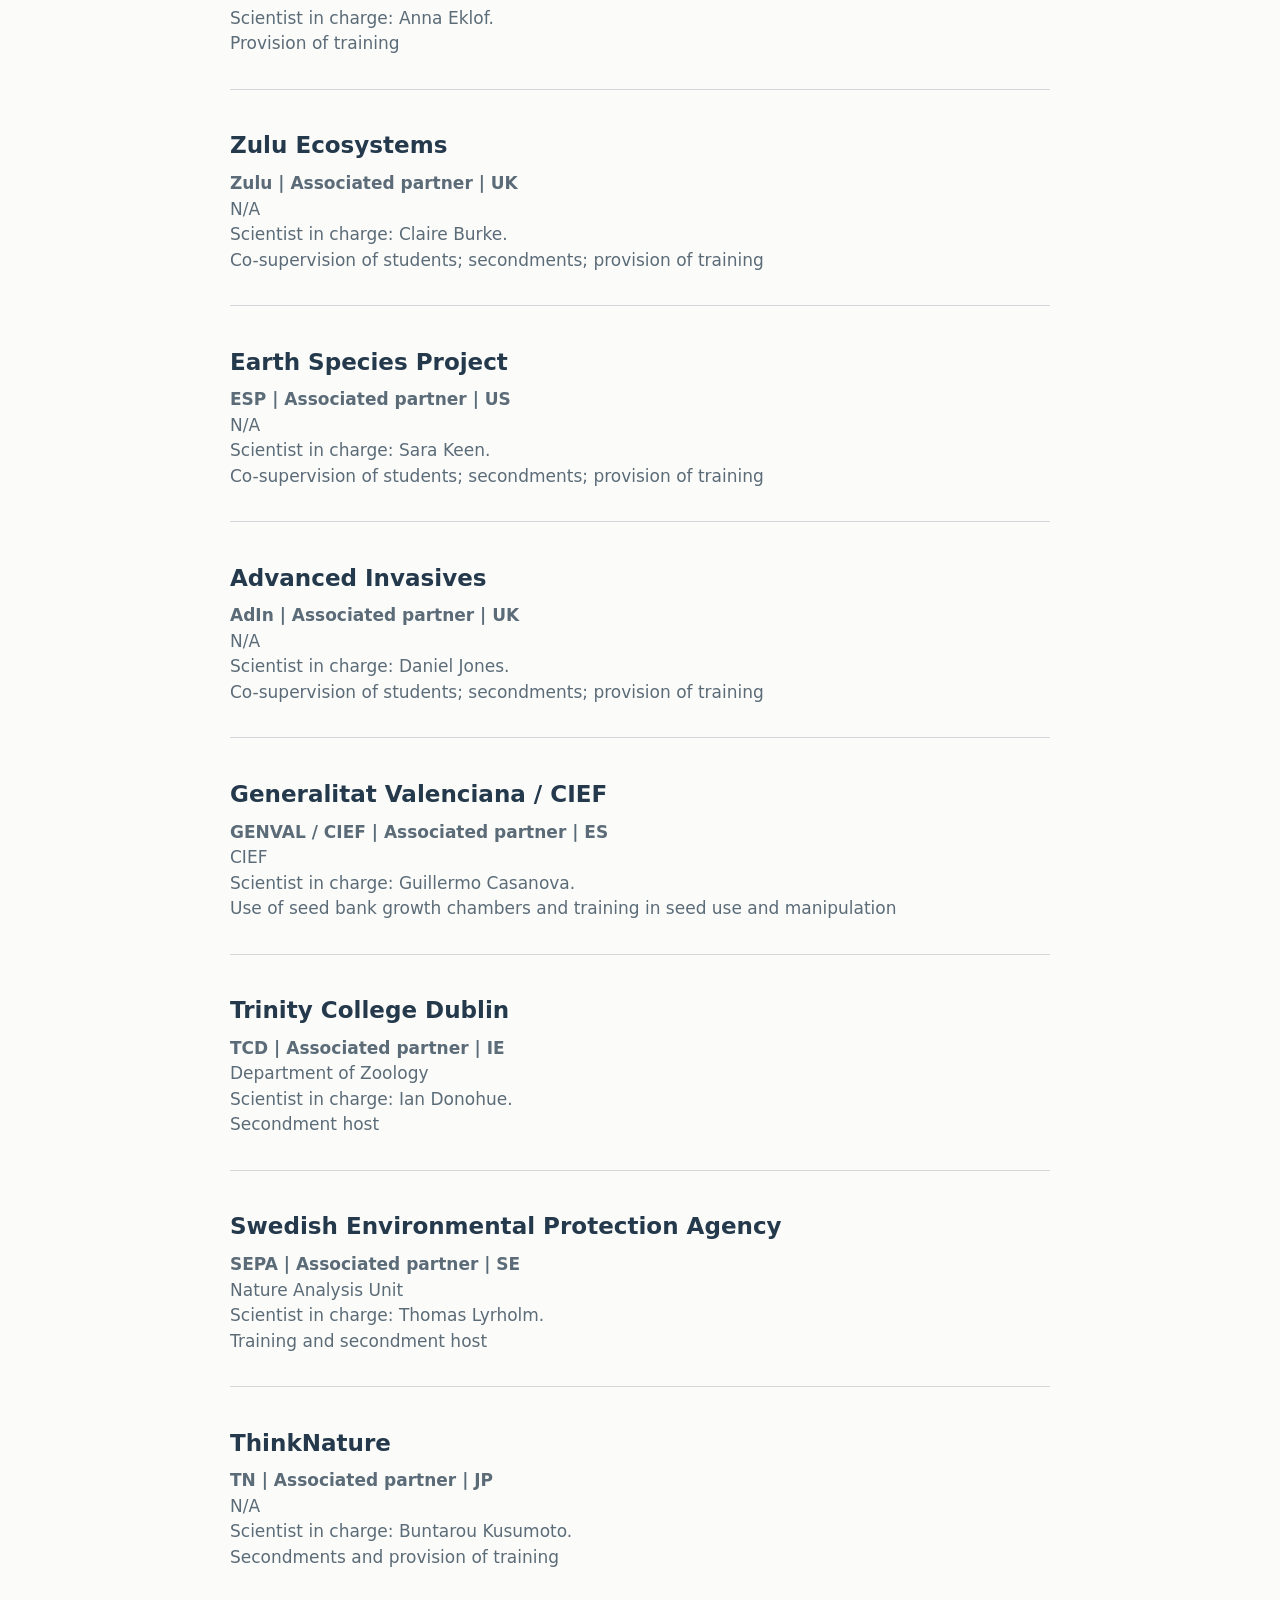
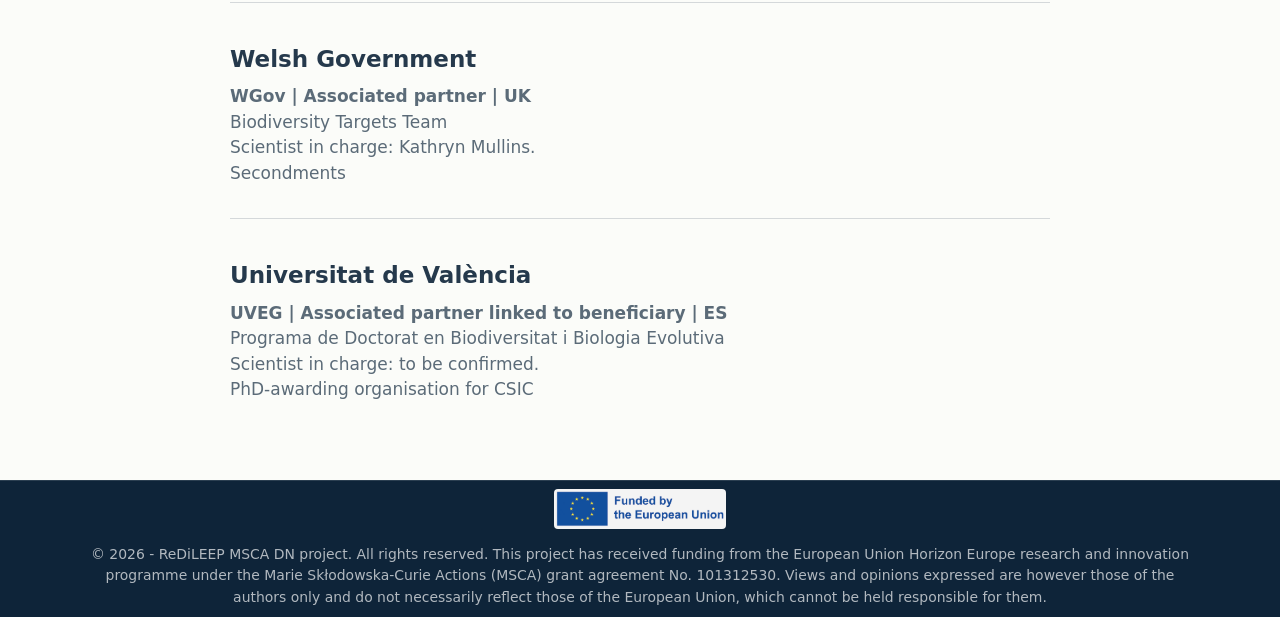
<file: partners.html>
<!DOCTYPE html>
<html xmlns="http://www.w3.org/1999/xhtml" lang="en" xml:lang="en"><head>

<meta charset="utf-8">
<meta name="generator" content="quarto-1.10.19">

<meta name="viewport" content="width=device-width, initial-scale=1.0, user-scalable=yes">

<meta name="description" content="ReDiLEEP consortium partners.">

<title>Partners – ReDiLEEP</title>
<style>
/* Default styles provided by pandoc.
** See https://pandoc.org/MANUAL.html#variables-for-html for config info.
*/
span.smallcaps{font-variant: small-caps;}
div.columns{display: flex; gap: 1.5em;}
div.column{flex: auto;}
@media screen {
div.columns{gap: min(4vw, 1.5em);}
div.column{overflow-x: auto;}
}
div.hanging-indent{margin-left: 1.5em; text-indent: -1.5em;}
ul.task-list{list-style: none;}
ul.task-list li input[type="checkbox"] {
  width: 0.8em;
  margin: 0 0.8em 0.2em -1em; /* quarto-specific, see https://github.com/quarto-dev/quarto-cli/issues/4556 */ 
  vertical-align: middle;
}
</style>


<script src="site_libs/quarto-nav/quarto-nav.js"></script>
<script src="site_libs/clipboard/clipboard.min.js"></script>
<script src="site_libs/quarto-search/autocomplete.umd.js"></script>
<script src="site_libs/quarto-search/fuse.min.js"></script>
<script src="site_libs/quarto-search/quarto-search.js"></script>
<meta name="quarto:offset" content="./">
<link href="./assets/favicon.svg" rel="icon" type="image/svg+xml">
<script src="site_libs/quarto-html/quarto.js" type="module"></script>
<script src="site_libs/quarto-html/tabsets/tabsets.js" type="module"></script>
<script src="site_libs/quarto-html/popper.min.js"></script>
<script src="site_libs/quarto-html/tippy.umd.min.js"></script>
<script src="site_libs/quarto-html/anchor.min.js"></script>
<link href="site_libs/quarto-html/tippy.css" rel="stylesheet">
<link href="site_libs/quarto-html/quarto-syntax-highlighting-bf27225e3a48a9273f3daa8f8e829971.css" rel="stylesheet" id="quarto-text-highlighting-styles">
<script src="site_libs/bootstrap/bootstrap.min.js"></script>
<link href="site_libs/bootstrap/bootstrap-icons.css" rel="stylesheet">
<link href="site_libs/bootstrap/bootstrap-3c1e86ada03f4d331328c699ac82174e.min.css" rel="stylesheet" append-hash="true" id="quarto-bootstrap" data-mode="light">
<script id="quarto-search-options" type="application/json">{
  "location": "navbar",
  "copy-button": false,
  "collapse-after": 3,
  "panel-placement": "end",
  "type": "overlay",
  "limit": 50,
  "keyboard-shortcut": [
    "f",
    "/",
    "s"
  ],
  "show-item-context": false,
  "language": {
    "search-no-results-text": "No results",
    "search-matching-documents-text": "matching documents",
    "search-copy-link-title": "Copy link to search",
    "search-hide-matches-text": "Hide additional matches",
    "search-more-match-text": "more match in this document",
    "search-more-matches-text": "more matches in this document",
    "search-clear-button-title": "Clear",
    "search-text-placeholder": "",
    "search-detached-cancel-button-title": "Cancel",
    "search-submit-button-title": "Submit",
    "search-label": "Search"
  }
}</script>
<style>html{ scroll-behavior: smooth; }</style>


</head>

<body class="nav-fixed quarto-light">

<div id="quarto-search-results"></div>
  <header id="quarto-header" class="headroom fixed-top">
    <nav class="navbar navbar-expand-lg " data-bs-theme="dark">
      <div class="navbar-container container-fluid">
      <div class="navbar-brand-container mx-auto">
    <a href="./index.html" class="navbar-brand navbar-brand-logo">
    <img src="./assets/network-logo/redileep-logo.png" alt="" class="navbar-logo light-content">
    <img src="./assets/network-logo/redileep-logo.png" alt="" class="navbar-logo dark-content">
    </a>
    <a class="navbar-brand" href="./index.html">
    <span class="navbar-title">ReDiLEEP</span>
    </a>
  </div>
            <div id="quarto-search" class="" title="Search"></div>
          <button class="navbar-toggler" type="button" data-bs-toggle="collapse" data-bs-target="#navbarCollapse" aria-controls="navbarCollapse" role="menu" aria-expanded="false" aria-label="Toggle navigation" onclick="if (window.quartoToggleHeadroom) { window.quartoToggleHeadroom(); }">
  <span class="navbar-toggler-icon"></span>
</button>
          <div class="collapse navbar-collapse" id="navbarCollapse">
            <ul class="navbar-nav navbar-nav-scroll me-auto">
  <li class="nav-item">
    <a class="nav-link" href="./about.html"> 
<span class="menu-text">About</span></a>
  </li>  
  <li class="nav-item">
    <a class="nav-link" href="./research.html"> 
<span class="menu-text">Research</span></a>
  </li>  
  <li class="nav-item">
    <a class="nav-link" href="./training.html"> 
<span class="menu-text">Training</span></a>
  </li>  
  <li class="nav-item">
    <a class="nav-link active" href="./partners.html" aria-current="page"> 
<span class="menu-text">Partners</span></a>
  </li>  
  <li class="nav-item">
    <a class="nav-link" href="./people.html"> 
<span class="menu-text">People</span></a>
  </li>  
  <li class="nav-item">
    <a class="nav-link" href="./vacancies.html"> 
<span class="menu-text">Vacancies</span></a>
  </li>  
  <li class="nav-item">
    <a class="nav-link" href="./news.html"> 
<span class="menu-text">News</span></a>
  </li>  
</ul>
            <ul class="navbar-nav navbar-nav-scroll ms-auto">
  <li class="nav-item">
    <a class="nav-link" href="./contact.html"> 
<span class="menu-text">Contact</span></a>
  </li>  
</ul>
          </div> <!-- /navcollapse -->
            <div class="quarto-navbar-tools">
</div>
      </div> <!-- /container-fluid -->
    </nav>
</header>
<!-- content -->
<div id="quarto-content" class="quarto-container page-columns page-rows-contents page-layout-full page-navbar">
<!-- sidebar -->
<!-- margin-sidebar -->
    
<!-- main -->
<main class="content column-page" id="quarto-document-content">

<header id="title-block-header" class="quarto-title-block default">
<div class="quarto-title">
<h1 class="title">Partners</h1>
</div>

<div>
  <div class="description">
    ReDiLEEP consortium partners.
  </div>
</div>


<div class="quarto-title-meta column-page">

    
  
    
  </div>
  


</header>


<section id="partners" class="level1 page-heading">
<h1><img src="assets/network-logo/redileep-logo.png" class="title-mark img-fluid" alt=""> Partners</h1>
<p>ReDiLEEP is a consortium of beneficiaries, associated partners, supervisors, and sector collaborators spanning Europe and wider international research networks.</p>
</section>
<section class="partner-list">
<div class="partner-entry">
<img src="assets/partner-logos/liu.png" alt="Linköping University logo" class="partner-logo">
<section id="linköping-university" class="level3">
<h3 class="anchored" data-anchor-id="linköping-university">Linköping University</h3>
<p><strong>LiU | Beneficiary | SE</strong><br>
Department of Physics Chemistry and Biology (IFM)<br>
Scientist in charge: Anna Eklöf.<br>
Coordinator; beneficiary; leads WP5 and WP6; hosts DC1 and DC2</p>
</section>
</div>
<div class="partner-entry">
<img src="assets/partner-logos/oldenburg.png" alt="University of Oldenburg logo" class="partner-logo">
<section id="university-of-oldenburg" class="level3">
<h3 class="anchored" data-anchor-id="university-of-oldenburg">University of Oldenburg</h3>
<p><strong>UOL | Beneficiary | DE</strong><br>
Institute for Chemistry and Biology of Marine Environments (ICBM)<br>
Scientist in charge: Helmut Hillebrand.<br>
Beneficiary; leads WP3; hosts DC3</p>
</section>
</div>
<div class="partner-entry">
<img src="assets/partner-logos/namur.png" alt="University of Namur logo" class="partner-logo">
<section id="university-of-namur" class="level3">
<h3 class="anchored" data-anchor-id="university-of-namur">University of Namur</h3>
<p><strong>UNamur | Beneficiary | BE</strong><br>
Institute of complex systems (naXys); Institute of Life Earth and the Environment (ILEE)<br>
Scientist in charge: Frederik De Laender.<br>
Beneficiary; leads WP2; hosts DC6 and DC7</p>
</section>
</div>
<div class="partner-entry">
<img src="assets/partner-logos/cardiff.svg" alt="Cardiff University logo" class="partner-logo">
<section id="cardiff-university" class="level3">
<h3 class="anchored" data-anchor-id="cardiff-university">Cardiff University</h3>
<p><strong>CarU | Beneficiary | UK</strong><br>
School of Biosciences<br>
Scientist in charge: Fredric Windsor.<br>
Beneficiary; leads WP1; hosts DC4 and DC5</p>
</section>
</div>
<div class="partner-entry">
<img src="assets/partner-logos/helsinki.png" alt="University of Helsinki logo" class="partner-logo">
<section id="university-of-helsinki" class="level3">
<h3 class="anchored" data-anchor-id="university-of-helsinki">University of Helsinki</h3>
<p><strong>UH | Beneficiary | FI</strong><br>
Faculty of Biological and Environmental Sciences<br>
Scientist in charge: Elina Kaarlejarvi.<br>
Beneficiary; leads WP4; hosts DC9</p>
</section>
</div>
<section id="agencia-estatal-consejo-superior-de-investigaciones-científicas" class="level3 partner-entry">
<h3 class="anchored" data-anchor-id="agencia-estatal-consejo-superior-de-investigaciones-científicas">Agencia Estatal Consejo Superior de Investigaciones Científicas</h3>
<p><strong>CSIC | Beneficiary | ES</strong><br>
Centro de Investigaciones sobre Desertificación<br>
Scientist in charge: Francesco de Bello.<br>
Beneficiary; hosts DC8 with Universitat de València as PhD-awarding organisation</p>
</section>
<div class="partner-entry">
<img src="assets/partner-logos/swansea.png" alt="Swansea University logo" class="partner-logo">
<section id="swansea-university" class="level3">
<h3 class="anchored" data-anchor-id="swansea-university">Swansea University</h3>
<p><strong>SwanU | Beneficiary | UK</strong><br>
Department of Biosciences<br>
Scientist in charge: Mike Fowler.<br>
Beneficiary; hosts DC10</p>
</section>
</div>
<div class="partner-entry">
<img src="assets/partner-logos/uzh.png" alt="University of Zurich logo" class="partner-logo">
<section id="university-of-zurich" class="level3">
<h3 class="anchored" data-anchor-id="university-of-zurich">University of Zurich</h3>
<p><strong>UZH | Beneficiary | CH</strong><br>
Department of Evolutionary Biology and Environmental Studies; Department of Geography<br>
Scientist in charge: Owen Petchey.<br>
Beneficiary; hosts DC11 and DC12</p>
</section>
</div>
<div class="partner-entry">
<img src="assets/partner-logos/monash.png" alt="Monash University logo" class="partner-logo">
<section id="monash-university" class="level3">
<h3 class="anchored" data-anchor-id="monash-university">Monash University</h3>
<p><strong>Monash | Associated partner | AU</strong><br>
School of Biological Sciences<br>
Scientist in charge: Giulia Ghedini.<br>
Recruitment and supervision of students; secondments; provision of training</p>
</section>
</div>
<div class="partner-entry">
<img src="assets/partner-logos/kyoto.png" alt="Kyoto University logo" class="partner-logo">
<section id="kyoto-university" class="level3">
<h3 class="anchored" data-anchor-id="kyoto-university">Kyoto University</h3>
<p><strong>KyoDai | Associated partner | JP</strong><br>
Graduate School of Agriculture<br>
Scientist in charge: Samuel RP-J Ross.<br>
Co-supervision of students; secondments; provision of training</p>
</section>
</div>
<section id="lutra-interactive" class="level3 partner-entry">
<h3 class="anchored" data-anchor-id="lutra-interactive">Lutra Interactive</h3>
<p><strong>Lutra | Associated partner | SE</strong><br>
N/A<br>
Scientist in charge: Anna Eklof.<br>
Provision of training</p>
</section>
<section id="zulu-ecosystems" class="level3 partner-entry">
<h3 class="anchored" data-anchor-id="zulu-ecosystems">Zulu Ecosystems</h3>
<p><strong>Zulu | Associated partner | UK</strong><br>
N/A<br>
Scientist in charge: Claire Burke.<br>
Co-supervision of students; secondments; provision of training</p>
</section>
<section id="earth-species-project" class="level3 partner-entry">
<h3 class="anchored" data-anchor-id="earth-species-project">Earth Species Project</h3>
<p><strong>ESP | Associated partner | US</strong><br>
N/A<br>
Scientist in charge: Sara Keen.<br>
Co-supervision of students; secondments; provision of training</p>
</section>
<section id="advanced-invasives" class="level3 partner-entry">
<h3 class="anchored" data-anchor-id="advanced-invasives">Advanced Invasives</h3>
<p><strong>AdIn | Associated partner | UK</strong><br>
N/A<br>
Scientist in charge: Daniel Jones.<br>
Co-supervision of students; secondments; provision of training</p>
</section>
<section id="generalitat-valenciana-cief" class="level3 partner-entry">
<h3 class="anchored" data-anchor-id="generalitat-valenciana-cief">Generalitat Valenciana / CIEF</h3>
<p><strong>GENVAL / CIEF | Associated partner | ES</strong><br>
CIEF<br>
Scientist in charge: Guillermo Casanova.<br>
Use of seed bank growth chambers and training in seed use and manipulation</p>
</section>
<section id="trinity-college-dublin" class="level3 partner-entry">
<h3 class="anchored" data-anchor-id="trinity-college-dublin">Trinity College Dublin</h3>
<p><strong>TCD | Associated partner | IE</strong><br>
Department of Zoology<br>
Scientist in charge: Ian Donohue.<br>
Secondment host</p>
</section>
<section id="swedish-environmental-protection-agency" class="level3 partner-entry">
<h3 class="anchored" data-anchor-id="swedish-environmental-protection-agency">Swedish Environmental Protection Agency</h3>
<p><strong>SEPA | Associated partner | SE</strong><br>
Nature Analysis Unit<br>
Scientist in charge: Thomas Lyrholm.<br>
Training and secondment host</p>
</section>
<section id="thinknature" class="level3 partner-entry">
<h3 class="anchored" data-anchor-id="thinknature">ThinkNature</h3>
<p><strong>TN | Associated partner | JP</strong><br>
N/A<br>
Scientist in charge: Buntarou Kusumoto.<br>
Secondments and provision of training</p>
</section>
<section id="welsh-government" class="level3 partner-entry">
<h3 class="anchored" data-anchor-id="welsh-government">Welsh Government</h3>
<p><strong>WGov | Associated partner | UK</strong><br>
Biodiversity Targets Team<br>
Scientist in charge: Kathryn Mullins.<br>
Secondments</p>
</section>
<section id="universitat-de-valència" class="level3 partner-entry">
<h3 class="anchored" data-anchor-id="universitat-de-valència">Universitat de València</h3>
<p><strong>UVEG | Associated partner linked to beneficiary | ES</strong><br>
Programa de Doctorat en Biodiversitat i Biologia Evolutiva<br>
Scientist in charge: to be confirmed.<br>
PhD-awarding organisation for CSIC</p>
</section>
</section>



</main> <!-- /main -->
<script id="quarto-html-after-body" type="application/javascript">
  window.document.addEventListener("DOMContentLoaded", function (event) {
    const icon = "";
    const anchorJS = new window.AnchorJS();
    anchorJS.options = {
      placement: 'right',
      icon: icon
    };
    anchorJS.add('.anchored');
    const isCodeAnnotation = (el) => {
      for (const clz of el.classList) {
        if (clz.startsWith('code-annotation-')) {                     
          return true;
        }
      }
      return false;
    }
    const onCopySuccess = function(e) {
      // button target
      const button = e.trigger;
      // don't keep focus
      button.blur();
      // flash "checked"
      button.classList.add('code-copy-button-checked');
      var currentTitle = button.getAttribute("title");
      button.setAttribute("title", "Copied!");
      let tooltip;
      if (window.bootstrap) {
        button.setAttribute("data-bs-toggle", "tooltip");
        button.setAttribute("data-bs-placement", "left");
        button.setAttribute("data-bs-title", "Copied!");
        tooltip = new bootstrap.Tooltip(button, 
          { trigger: "manual", 
            customClass: "code-copy-button-tooltip",
            offset: [0, -8]});
        tooltip.show();    
      }
      setTimeout(function() {
        if (tooltip) {
          tooltip.hide();
          button.removeAttribute("data-bs-title");
          button.removeAttribute("data-bs-toggle");
          button.removeAttribute("data-bs-placement");
        }
        button.setAttribute("title", currentTitle);
        button.classList.remove('code-copy-button-checked');
      }, 1000);
      // clear code selection
      e.clearSelection();
    }
    const getTextToCopy = function(trigger) {
      const outerScaffold = trigger.parentElement.cloneNode(true);
      const codeEl = outerScaffold.querySelector('code');
      for (const childEl of codeEl.children) {
        if (isCodeAnnotation(childEl)) {
          childEl.remove();
        }
      }
      return codeEl.innerText;
    }
    const clipboard = new window.ClipboardJS('.code-copy-button:not([data-in-quarto-modal])', {
      text: getTextToCopy
    });
    clipboard.on('success', onCopySuccess);
    if (window.document.getElementById('quarto-embedded-source-code-modal')) {
      const clipboardModal = new window.ClipboardJS('.code-copy-button[data-in-quarto-modal]', {
        text: getTextToCopy,
        container: window.document.getElementById('quarto-embedded-source-code-modal')
      });
      clipboardModal.on('success', onCopySuccess);
    }
      var localhostRegex = new RegExp(/^(?:http|https):\/\/localhost\:?[0-9]*\//);
      var mailtoRegex = new RegExp(/^mailto:/);
        var filterRegex = new RegExp("https:\/\/redileep\.eu");
      var isInternal = (href) => {
          return filterRegex.test(href) || localhostRegex.test(href) || mailtoRegex.test(href);
      }
      // Inspect non-navigation links and adorn them if external
     var links = window.document.querySelectorAll('a[href]:not(.nav-link):not(.navbar-brand):not(.toc-action):not(.sidebar-link):not(.sidebar-item-toggle):not(.pagination-link):not(.no-external):not([aria-hidden]):not(.dropdown-item):not(.quarto-navigation-tool):not(.about-link)');
      for (var i=0; i<links.length; i++) {
        const link = links[i];
        if (!isInternal(link.href)) {
          // undo the damage that might have been done by quarto-nav.js in the case of
          // links that we want to consider external
          if (link.dataset.originalHref !== undefined) {
            link.href = link.dataset.originalHref;
          }
            // target, if specified
            link.setAttribute("target", "_blank");
            if (link.getAttribute("rel") === null) {
              link.setAttribute("rel", "noopener");
            }
        }
      }
    function tippyHover(el, contentFn, onTriggerFn, onUntriggerFn) {
      const config = {
        allowHTML: true,
        maxWidth: 500,
        delay: 100,
        arrow: false,
        appendTo: function(el) {
            return el.parentElement;
        },
        interactive: true,
        interactiveBorder: 10,
        theme: 'quarto',
        placement: 'bottom-start',
      };
      if (contentFn) {
        config.content = contentFn;
      }
      if (onTriggerFn) {
        config.onTrigger = onTriggerFn;
      }
      if (onUntriggerFn) {
        config.onUntrigger = onUntriggerFn;
      }
      window.tippy(el, config); 
    }
    const noterefs = window.document.querySelectorAll('a[role="doc-noteref"]');
    for (var i=0; i<noterefs.length; i++) {
      const ref = noterefs[i];
      tippyHover(ref, function() {
        // use id or data attribute instead here
        let href = ref.getAttribute('data-footnote-href') || ref.getAttribute('href');
        try { href = new URL(href).hash; } catch {}
        const id = href.replace(/^#\/?/, "");
        const note = window.document.getElementById(id);
        if (note) {
          return note.innerHTML;
        } else {
          return "";
        }
      });
    }
    const xrefs = window.document.querySelectorAll('a.quarto-xref');
    const processXRef = (id, note) => {
      // Strip column container classes
      const stripColumnClz = (el) => {
        el.classList.remove("page-full", "page-columns");
        if (el.children) {
          for (const child of el.children) {
            stripColumnClz(child);
          }
        }
      }
      stripColumnClz(note)
      if (id === null || id.startsWith('sec-')) {
        // Special case sections, only their first couple elements
        const container = document.createElement("div");
        if (note.children && note.children.length > 2) {
          container.appendChild(note.children[0].cloneNode(true));
          for (let i = 1; i < note.children.length; i++) {
            const child = note.children[i];
            if (child.tagName === "P" && child.innerText === "") {
              continue;
            } else {
              container.appendChild(child.cloneNode(true));
              break;
            }
          }
          if (window.Quarto?.typesetMath) {
            window.Quarto.typesetMath(container);
          }
          return container.innerHTML
        } else {
          if (window.Quarto?.typesetMath) {
            window.Quarto.typesetMath(note);
          }
          return note.innerHTML;
        }
      } else {
        // Remove any anchor links if they are present
        const anchorLink = note.querySelector('a.anchorjs-link');
        if (anchorLink) {
          anchorLink.remove();
        }
        if (window.Quarto?.typesetMath) {
          window.Quarto.typesetMath(note);
        }
        if (note.classList.contains("callout")) {
          return note.outerHTML;
        } else {
          return note.innerHTML;
        }
      }
    }
    for (var i=0; i<xrefs.length; i++) {
      const xref = xrefs[i];
      tippyHover(xref, undefined, function(instance) {
        instance.disable();
        let url = xref.getAttribute('href');
        let hash = undefined; 
        if (url.startsWith('#')) {
          hash = url;
        } else {
          try { hash = new URL(url).hash; } catch {}
        }
        if (hash) {
          const id = hash.replace(/^#\/?/, "");
          const note = window.document.getElementById(id);
          if (note !== null) {
            try {
              const html = processXRef(id, note.cloneNode(true));
              instance.setContent(html);
            } finally {
              instance.enable();
              instance.show();
            }
          } else {
            // See if we can fetch this
            fetch(url.split('#')[0])
            .then(res => res.text())
            .then(html => {
              const parser = new DOMParser();
              const htmlDoc = parser.parseFromString(html, "text/html");
              const note = htmlDoc.getElementById(id);
              if (note !== null) {
                const html = processXRef(id, note);
                instance.setContent(html);
              } 
            }).finally(() => {
              instance.enable();
              instance.show();
            });
          }
        } else {
          // See if we can fetch a full url (with no hash to target)
          // This is a special case and we should probably do some content thinning / targeting
          fetch(url)
          .then(res => res.text())
          .then(html => {
            const parser = new DOMParser();
            const htmlDoc = parser.parseFromString(html, "text/html");
            const note = htmlDoc.querySelector('main.content');
            if (note !== null) {
              // This should only happen for chapter cross references
              // (since there is no id in the URL)
              // remove the first header
              if (note.children.length > 0 && note.children[0].tagName === "HEADER") {
                note.children[0].remove();
              }
              const html = processXRef(null, note);
              instance.setContent(html);
            } 
          }).finally(() => {
            instance.enable();
            instance.show();
          });
        }
      }, function(instance) {
      });
    }
        let selectedAnnoteEl;
        const selectorForAnnotation = ( cell, annotation) => {
          let cellAttr = 'data-code-cell="' + cell + '"';
          let lineAttr = 'data-code-annotation="' +  annotation + '"';
          const selector = 'span[' + cellAttr + '][' + lineAttr + ']';
          return selector;
        }
        const selectCodeLines = (annoteEl) => {
          const doc = window.document;
          const targetCell = annoteEl.getAttribute("data-target-cell");
          const targetAnnotation = annoteEl.getAttribute("data-target-annotation");
          const annoteSpan = window.document.querySelector(selectorForAnnotation(targetCell, targetAnnotation));
          const lines = annoteSpan.getAttribute("data-code-lines").split(",");
          const lineIds = lines.map((line) => {
            return targetCell + "-" + line;
          })
          let top = null;
          let height = null;
          let parent = null;
          if (lineIds.length > 0) {
              //compute the position of the single el (top and bottom and make a div)
              const el = window.document.getElementById(lineIds[0]);
              top = el.offsetTop;
              height = el.offsetHeight;
              parent = el.parentElement.parentElement;
            if (lineIds.length > 1) {
              const lastEl = window.document.getElementById(lineIds[lineIds.length - 1]);
              const bottom = lastEl.offsetTop + lastEl.offsetHeight;
              height = bottom - top;
            }
            if (top !== null && height !== null && parent !== null) {
              // cook up a div (if necessary) and position it 
              let div = window.document.getElementById("code-annotation-line-highlight");
              if (div === null) {
                div = window.document.createElement("div");
                div.setAttribute("id", "code-annotation-line-highlight");
                div.style.position = 'absolute';
                parent.appendChild(div);
              }
              div.style.top = top - 2 + "px";
              div.style.height = height + 4 + "px";
              div.style.left = 0;
              let gutterDiv = window.document.getElementById("code-annotation-line-highlight-gutter");
              if (gutterDiv === null) {
                gutterDiv = window.document.createElement("div");
                gutterDiv.setAttribute("id", "code-annotation-line-highlight-gutter");
                gutterDiv.style.position = 'absolute';
                const codeCell = window.document.getElementById(targetCell);
                const gutter = codeCell.querySelector('.code-annotation-gutter');
                gutter.appendChild(gutterDiv);
              }
              gutterDiv.style.top = top - 2 + "px";
              gutterDiv.style.height = height + 4 + "px";
            }
            selectedAnnoteEl = annoteEl;
          }
        };
        const unselectCodeLines = () => {
          const elementsIds = ["code-annotation-line-highlight", "code-annotation-line-highlight-gutter"];
          elementsIds.forEach((elId) => {
            const div = window.document.getElementById(elId);
            if (div) {
              div.remove();
            }
          });
          selectedAnnoteEl = undefined;
        };
          // Handle positioning of the toggle
      window.addEventListener(
        "resize",
        throttle(() => {
          elRect = undefined;
          if (selectedAnnoteEl) {
            selectCodeLines(selectedAnnoteEl);
          }
        }, 10)
      );
      function throttle(fn, ms) {
      let throttle = false;
      let timer;
        return (...args) => {
          if(!throttle) { // first call gets through
              fn.apply(this, args);
              throttle = true;
          } else { // all the others get throttled
              if(timer) clearTimeout(timer); // cancel #2
              timer = setTimeout(() => {
                fn.apply(this, args);
                timer = throttle = false;
              }, ms);
          }
        };
      }
        // Attach click handler to the DT
        const annoteDls = window.document.querySelectorAll('dt[data-target-cell]');
        for (const annoteDlNode of annoteDls) {
          annoteDlNode.addEventListener('click', (event) => {
            const clickedEl = event.target;
            if (clickedEl !== selectedAnnoteEl) {
              unselectCodeLines();
              const activeEl = window.document.querySelector('dt[data-target-cell].code-annotation-active');
              if (activeEl) {
                activeEl.classList.remove('code-annotation-active');
              }
              selectCodeLines(clickedEl);
              clickedEl.classList.add('code-annotation-active');
            } else {
              // Unselect the line
              unselectCodeLines();
              clickedEl.classList.remove('code-annotation-active');
            }
          });
        }
    const findCites = (el) => {
      const parentEl = el.parentElement;
      if (parentEl) {
        const cites = parentEl.dataset.cites;
        if (cites) {
          return {
            el,
            cites: cites.split(' ')
          };
        } else {
          return findCites(el.parentElement)
        }
      } else {
        return undefined;
      }
    };
    var bibliorefs = window.document.querySelectorAll('a[role="doc-biblioref"]');
    for (var i=0; i<bibliorefs.length; i++) {
      const ref = bibliorefs[i];
      const citeInfo = findCites(ref);
      if (citeInfo) {
        tippyHover(citeInfo.el, function() {
          var popup = window.document.createElement('div');
          citeInfo.cites.forEach(function(cite) {
            var citeDiv = window.document.createElement('div');
            citeDiv.classList.add('hanging-indent');
            citeDiv.classList.add('csl-entry');
            var biblioDiv = window.document.getElementById('ref-' + cite);
            if (biblioDiv) {
              citeDiv.innerHTML = biblioDiv.innerHTML;
            }
            popup.appendChild(citeDiv);
          });
          return popup.innerHTML;
        });
      }
    }
  });
  </script>
</div> <!-- /content -->
<footer class="footer">
  <div class="nav-footer">
    <div class="nav-footer-left">
      &nbsp;
    </div>   
    <div class="nav-footer-center">
<img src="./assets/funder-logos/eu-funded.png" alt="Funded by the European Union" class="funder-logo">
<p>© 2026 - ReDiLEEP MSCA DN project. All rights reserved. This project has received funding from the European Union Horizon Europe research and innovation programme under the Marie Skłodowska-Curie Actions (MSCA) grant agreement No.&nbsp;101312530. Views and opinions expressed are however those of the authors only and do not necessarily reflect those of the European Union, which cannot be held responsible for them.</p>
</div>
    <div class="nav-footer-right">
      &nbsp;
    </div>
  </div>
</footer>




<script src="site_libs/quarto-html/zenscroll-min.js"></script>
</body></html>
</file>
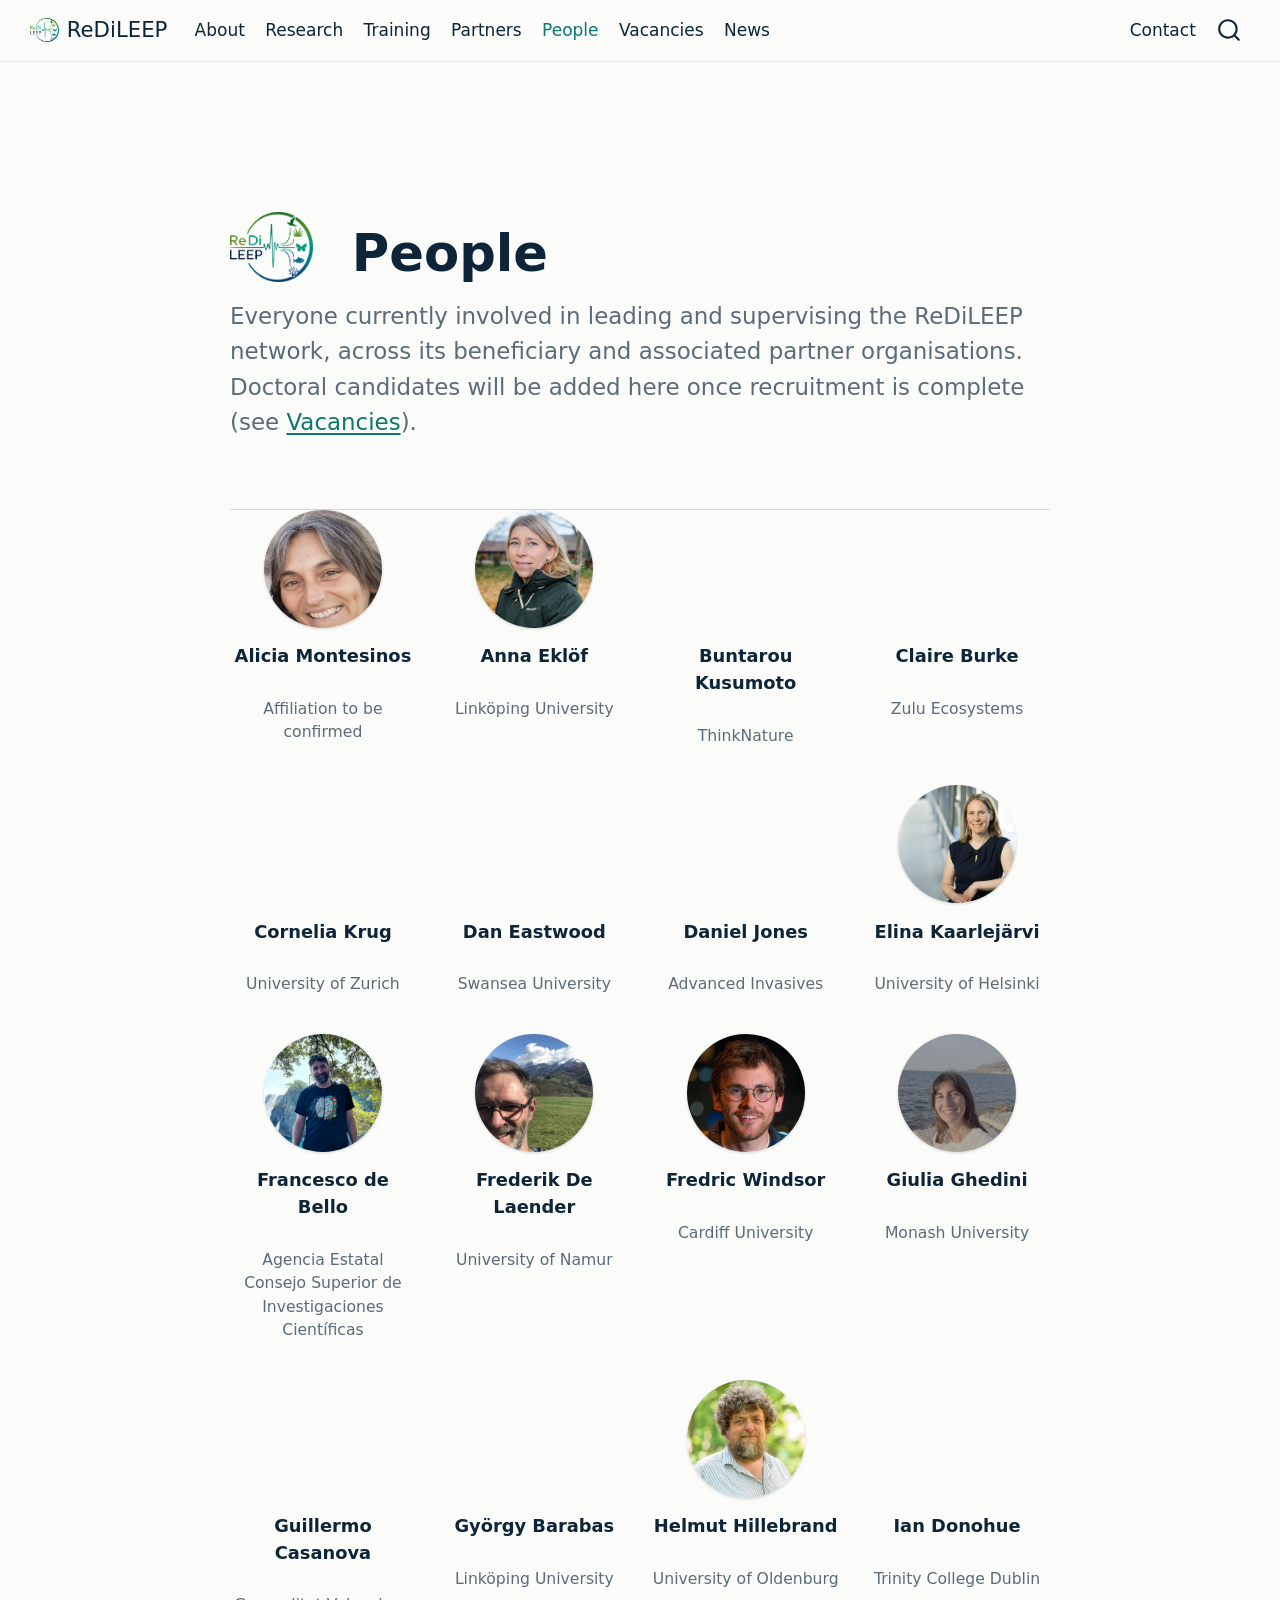
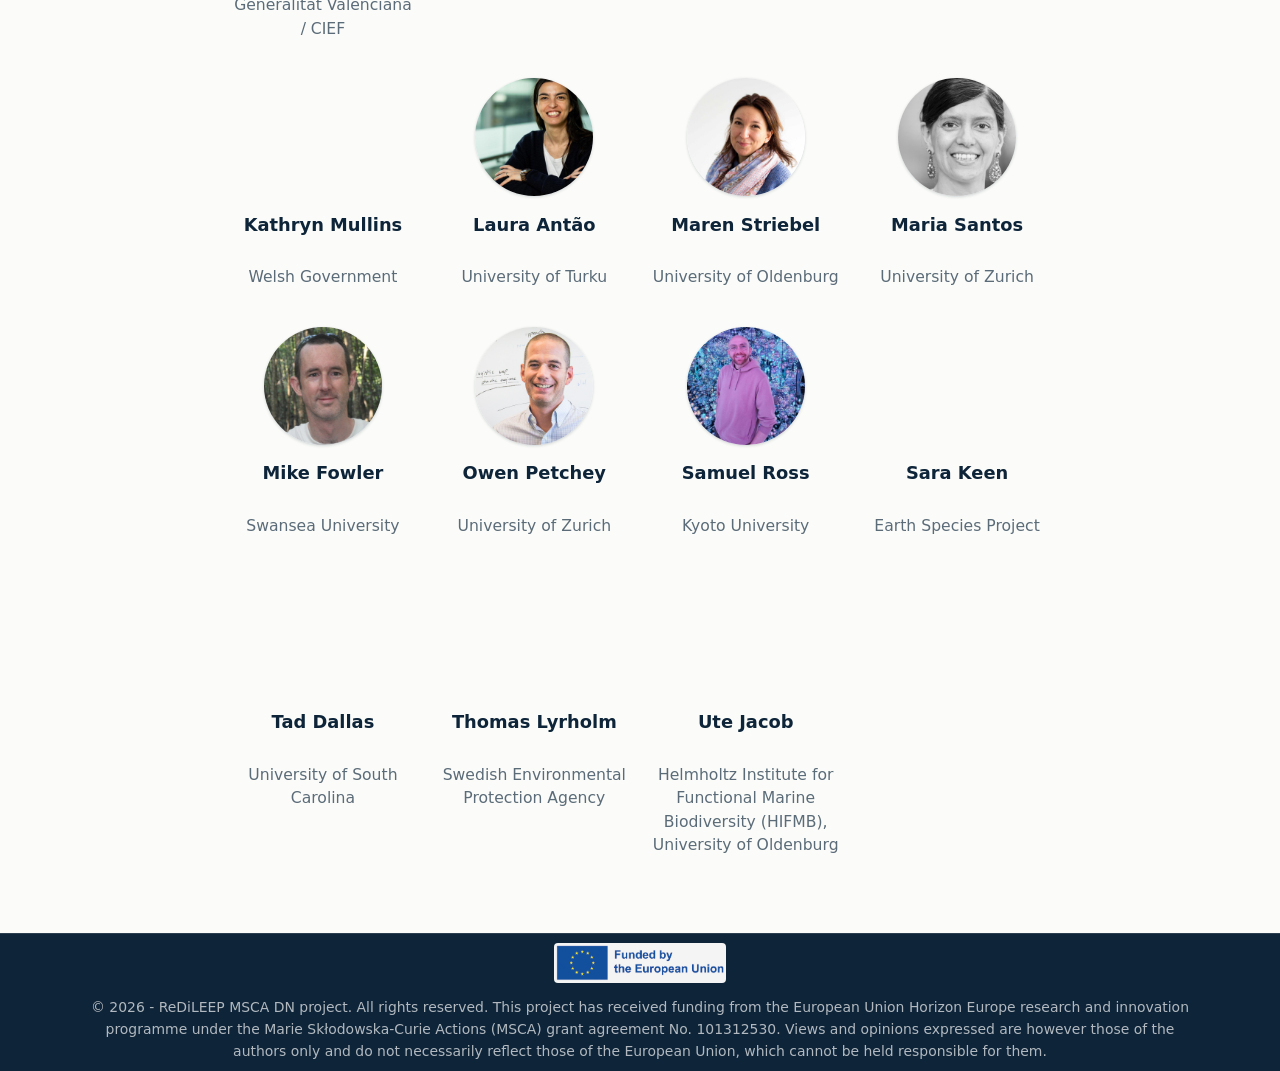
<file: people.html>
<!DOCTYPE html>
<html xmlns="http://www.w3.org/1999/xhtml" lang="en" xml:lang="en"><head>

<meta charset="utf-8">
<meta name="generator" content="quarto-1.10.19">

<meta name="viewport" content="width=device-width, initial-scale=1.0, user-scalable=yes">

<meta name="description" content="Everyone currently leading and supervising the ReDiLEEP MSCA Doctoral Network.">

<title>People – ReDiLEEP</title>
<style>
/* Default styles provided by pandoc.
** See https://pandoc.org/MANUAL.html#variables-for-html for config info.
*/
span.smallcaps{font-variant: small-caps;}
div.columns{display: flex; gap: 1.5em;}
div.column{flex: auto;}
@media screen {
div.columns{gap: min(4vw, 1.5em);}
div.column{overflow-x: auto;}
}
div.hanging-indent{margin-left: 1.5em; text-indent: -1.5em;}
ul.task-list{list-style: none;}
ul.task-list li input[type="checkbox"] {
  width: 0.8em;
  margin: 0 0.8em 0.2em -1em; /* quarto-specific, see https://github.com/quarto-dev/quarto-cli/issues/4556 */ 
  vertical-align: middle;
}
</style>


<script src="site_libs/quarto-nav/quarto-nav.js"></script>
<script src="site_libs/clipboard/clipboard.min.js"></script>
<script src="site_libs/quarto-search/autocomplete.umd.js"></script>
<script src="site_libs/quarto-search/fuse.min.js"></script>
<script src="site_libs/quarto-search/quarto-search.js"></script>
<meta name="quarto:offset" content="./">
<link href="./assets/favicon.svg" rel="icon" type="image/svg+xml">
<script src="site_libs/quarto-html/quarto.js" type="module"></script>
<script src="site_libs/quarto-html/tabsets/tabsets.js" type="module"></script>
<script src="site_libs/quarto-html/popper.min.js"></script>
<script src="site_libs/quarto-html/tippy.umd.min.js"></script>
<script src="site_libs/quarto-html/anchor.min.js"></script>
<link href="site_libs/quarto-html/tippy.css" rel="stylesheet">
<link href="site_libs/quarto-html/quarto-syntax-highlighting-bf27225e3a48a9273f3daa8f8e829971.css" rel="stylesheet" id="quarto-text-highlighting-styles">
<script src="site_libs/bootstrap/bootstrap.min.js"></script>
<link href="site_libs/bootstrap/bootstrap-icons.css" rel="stylesheet">
<link href="site_libs/bootstrap/bootstrap-3c1e86ada03f4d331328c699ac82174e.min.css" rel="stylesheet" append-hash="true" id="quarto-bootstrap" data-mode="light">
<script id="quarto-search-options" type="application/json">{
  "location": "navbar",
  "copy-button": false,
  "collapse-after": 3,
  "panel-placement": "end",
  "type": "overlay",
  "limit": 50,
  "keyboard-shortcut": [
    "f",
    "/",
    "s"
  ],
  "show-item-context": false,
  "language": {
    "search-no-results-text": "No results",
    "search-matching-documents-text": "matching documents",
    "search-copy-link-title": "Copy link to search",
    "search-hide-matches-text": "Hide additional matches",
    "search-more-match-text": "more match in this document",
    "search-more-matches-text": "more matches in this document",
    "search-clear-button-title": "Clear",
    "search-text-placeholder": "",
    "search-detached-cancel-button-title": "Cancel",
    "search-submit-button-title": "Submit",
    "search-label": "Search"
  }
}</script>
<style>html{ scroll-behavior: smooth; }</style>


</head>

<body class="nav-fixed quarto-light">

<div id="quarto-search-results"></div>
  <header id="quarto-header" class="headroom fixed-top">
    <nav class="navbar navbar-expand-lg " data-bs-theme="dark">
      <div class="navbar-container container-fluid">
      <div class="navbar-brand-container mx-auto">
    <a href="./index.html" class="navbar-brand navbar-brand-logo">
    <img src="./assets/network-logo/redileep-logo.png" alt="" class="navbar-logo light-content">
    <img src="./assets/network-logo/redileep-logo.png" alt="" class="navbar-logo dark-content">
    </a>
    <a class="navbar-brand" href="./index.html">
    <span class="navbar-title">ReDiLEEP</span>
    </a>
  </div>
            <div id="quarto-search" class="" title="Search"></div>
          <button class="navbar-toggler" type="button" data-bs-toggle="collapse" data-bs-target="#navbarCollapse" aria-controls="navbarCollapse" role="menu" aria-expanded="false" aria-label="Toggle navigation" onclick="if (window.quartoToggleHeadroom) { window.quartoToggleHeadroom(); }">
  <span class="navbar-toggler-icon"></span>
</button>
          <div class="collapse navbar-collapse" id="navbarCollapse">
            <ul class="navbar-nav navbar-nav-scroll me-auto">
  <li class="nav-item">
    <a class="nav-link" href="./about.html"> 
<span class="menu-text">About</span></a>
  </li>  
  <li class="nav-item">
    <a class="nav-link" href="./research.html"> 
<span class="menu-text">Research</span></a>
  </li>  
  <li class="nav-item">
    <a class="nav-link" href="./training.html"> 
<span class="menu-text">Training</span></a>
  </li>  
  <li class="nav-item">
    <a class="nav-link" href="./partners.html"> 
<span class="menu-text">Partners</span></a>
  </li>  
  <li class="nav-item">
    <a class="nav-link active" href="./people.html" aria-current="page"> 
<span class="menu-text">People</span></a>
  </li>  
  <li class="nav-item">
    <a class="nav-link" href="./vacancies.html"> 
<span class="menu-text">Vacancies</span></a>
  </li>  
  <li class="nav-item">
    <a class="nav-link" href="./news.html"> 
<span class="menu-text">News</span></a>
  </li>  
</ul>
            <ul class="navbar-nav navbar-nav-scroll ms-auto">
  <li class="nav-item">
    <a class="nav-link" href="./contact.html"> 
<span class="menu-text">Contact</span></a>
  </li>  
</ul>
          </div> <!-- /navcollapse -->
            <div class="quarto-navbar-tools">
</div>
      </div> <!-- /container-fluid -->
    </nav>
</header>
<!-- content -->
<div id="quarto-content" class="quarto-container page-columns page-rows-contents page-layout-full page-navbar">
<!-- sidebar -->
<!-- margin-sidebar -->
    
<!-- main -->
<main class="content column-page" id="quarto-document-content">

<header id="title-block-header" class="quarto-title-block default">
<div class="quarto-title">
<h1 class="title">People</h1>
</div>

<div>
  <div class="description">
    Everyone currently leading and supervising the ReDiLEEP MSCA Doctoral Network.
  </div>
</div>


<div class="quarto-title-meta column-page">

    
  
    
  </div>
  


</header>


<section id="people" class="level1 page-heading">
<h1><img src="assets/network-logo/redileep-logo.png" class="title-mark img-fluid" alt=""> People</h1>
<p>Everyone currently involved in leading and supervising the ReDiLEEP network, across its beneficiary and associated partner organisations. Doctoral candidates will be added here once recruitment is complete (see <a href="./vacancies.html">Vacancies</a>).</p>
</section>
<section class="people-grid">
<div class="person">
<img src="assets/photos-of-members/alicia-montesinos.jpg" alt="Alicia Montesinos" class="person-photo">
<p><strong>Alicia Montesinos</strong><br>
Affiliation to be confirmed</p>
</div>
<div class="person">
<img src="assets/photos-of-members/anna-eklof.jpg" alt="Anna Eklöf" class="person-photo">
<p><strong>Anna Eklöf</strong><br>
Linköping University</p>
</div>
<div class="person person-no-photo">
<p><strong>Buntarou Kusumoto</strong><br>
ThinkNature</p>
</div>
<div class="person person-no-photo">
<p><strong>Claire Burke</strong><br>
Zulu Ecosystems</p>
</div>
<div class="person person-no-photo">
<p><strong>Cornelia Krug</strong><br>
University of Zurich</p>
</div>
<div class="person person-no-photo">
<p><strong>Dan Eastwood</strong><br>
Swansea University</p>
</div>
<div class="person person-no-photo">
<p><strong>Daniel Jones</strong><br>
Advanced Invasives</p>
</div>
<div class="person">
<img src="assets/photos-of-members/elina-kaarlejarvi.jpg" alt="Elina Kaarlejärvi" class="person-photo">
<p><strong>Elina Kaarlejärvi</strong><br>
University of Helsinki</p>
</div>
<div class="person">
<img src="assets/photos-of-members/francesco-de-bello.jpg" alt="Francesco de Bello" class="person-photo">
<p><strong>Francesco de Bello</strong><br>
Agencia Estatal Consejo Superior de Investigaciones Científicas</p>
</div>
<div class="person">
<img src="assets/photos-of-members/frederik-de-laender.jpg" alt="Frederik De Laender" class="person-photo">
<p><strong>Frederik De Laender</strong><br>
University of Namur</p>
</div>
<div class="person">
<img src="assets/photos-of-members/fredric-windsor.jpg" alt="Fredric Windsor" class="person-photo">
<p><strong>Fredric Windsor</strong><br>
Cardiff University</p>
</div>
<div class="person">
<img src="assets/photos-of-members/giulia-ghedini.jpg" alt="Giulia Ghedini" class="person-photo">
<p><strong>Giulia Ghedini</strong><br>
Monash University</p>
</div>
<div class="person person-no-photo">
<p><strong>Guillermo Casanova</strong><br>
Generalitat Valenciana / CIEF</p>
</div>
<div class="person person-no-photo">
<p><strong>György Barabas</strong><br>
Linköping University</p>
</div>
<div class="person">
<img src="assets/photos-of-members/helmut-hillebrand.jpg" alt="Helmut Hillebrand" class="person-photo">
<p><strong>Helmut Hillebrand</strong><br>
University of Oldenburg</p>
</div>
<div class="person person-no-photo">
<p><strong>Ian Donohue</strong><br>
Trinity College Dublin</p>
</div>
<div class="person person-no-photo">
<p><strong>Kathryn Mullins</strong><br>
Welsh Government</p>
</div>
<div class="person">
<img src="assets/photos-of-members/laura-antao.jpg" alt="Laura Antão" class="person-photo">
<p><strong>Laura Antão</strong><br>
University of Turku</p>
</div>
<div class="person">
<img src="assets/photos-of-members/maren-striebel.jpg" alt="Maren Striebel" class="person-photo">
<p><strong>Maren Striebel</strong><br>
University of Oldenburg</p>
</div>
<div class="person">
<img src="assets/photos-of-members/maria-santos.jpg" alt="Maria Santos" class="person-photo">
<p><strong>Maria Santos</strong><br>
University of Zurich</p>
</div>
<div class="person">
<img src="assets/photos-of-members/mike-fowler.jpg" alt="Mike Fowler" class="person-photo">
<p><strong>Mike Fowler</strong><br>
Swansea University</p>
</div>
<div class="person">
<img src="assets/photos-of-members/owen-petchey.jpg" alt="Owen Petchey" class="person-photo">
<p><strong>Owen Petchey</strong><br>
University of Zurich</p>
</div>
<div class="person">
<img src="assets/photos-of-members/samuel-ross.jpg" alt="Samuel Ross" class="person-photo">
<p><strong>Samuel Ross</strong><br>
Kyoto University</p>
</div>
<div class="person person-no-photo">
<p><strong>Sara Keen</strong><br>
Earth Species Project</p>
</div>
<div class="person person-no-photo">
<p><strong>Tad Dallas</strong><br>
University of South Carolina</p>
</div>
<div class="person person-no-photo">
<p><strong>Thomas Lyrholm</strong><br>
Swedish Environmental Protection Agency</p>
</div>
<div class="person person-no-photo">
<p><strong>Ute Jacob</strong><br>
Helmholtz Institute for Functional Marine Biodiversity (HIFMB), University of Oldenburg</p>
</div>
</section>



</main> <!-- /main -->
<script id="quarto-html-after-body" type="application/javascript">
  window.document.addEventListener("DOMContentLoaded", function (event) {
    const icon = "";
    const anchorJS = new window.AnchorJS();
    anchorJS.options = {
      placement: 'right',
      icon: icon
    };
    anchorJS.add('.anchored');
    const isCodeAnnotation = (el) => {
      for (const clz of el.classList) {
        if (clz.startsWith('code-annotation-')) {                     
          return true;
        }
      }
      return false;
    }
    const onCopySuccess = function(e) {
      // button target
      const button = e.trigger;
      // don't keep focus
      button.blur();
      // flash "checked"
      button.classList.add('code-copy-button-checked');
      var currentTitle = button.getAttribute("title");
      button.setAttribute("title", "Copied!");
      let tooltip;
      if (window.bootstrap) {
        button.setAttribute("data-bs-toggle", "tooltip");
        button.setAttribute("data-bs-placement", "left");
        button.setAttribute("data-bs-title", "Copied!");
        tooltip = new bootstrap.Tooltip(button, 
          { trigger: "manual", 
            customClass: "code-copy-button-tooltip",
            offset: [0, -8]});
        tooltip.show();    
      }
      setTimeout(function() {
        if (tooltip) {
          tooltip.hide();
          button.removeAttribute("data-bs-title");
          button.removeAttribute("data-bs-toggle");
          button.removeAttribute("data-bs-placement");
        }
        button.setAttribute("title", currentTitle);
        button.classList.remove('code-copy-button-checked');
      }, 1000);
      // clear code selection
      e.clearSelection();
    }
    const getTextToCopy = function(trigger) {
      const outerScaffold = trigger.parentElement.cloneNode(true);
      const codeEl = outerScaffold.querySelector('code');
      for (const childEl of codeEl.children) {
        if (isCodeAnnotation(childEl)) {
          childEl.remove();
        }
      }
      return codeEl.innerText;
    }
    const clipboard = new window.ClipboardJS('.code-copy-button:not([data-in-quarto-modal])', {
      text: getTextToCopy
    });
    clipboard.on('success', onCopySuccess);
    if (window.document.getElementById('quarto-embedded-source-code-modal')) {
      const clipboardModal = new window.ClipboardJS('.code-copy-button[data-in-quarto-modal]', {
        text: getTextToCopy,
        container: window.document.getElementById('quarto-embedded-source-code-modal')
      });
      clipboardModal.on('success', onCopySuccess);
    }
      var localhostRegex = new RegExp(/^(?:http|https):\/\/localhost\:?[0-9]*\//);
      var mailtoRegex = new RegExp(/^mailto:/);
        var filterRegex = new RegExp("https:\/\/redileep\.eu");
      var isInternal = (href) => {
          return filterRegex.test(href) || localhostRegex.test(href) || mailtoRegex.test(href);
      }
      // Inspect non-navigation links and adorn them if external
     var links = window.document.querySelectorAll('a[href]:not(.nav-link):not(.navbar-brand):not(.toc-action):not(.sidebar-link):not(.sidebar-item-toggle):not(.pagination-link):not(.no-external):not([aria-hidden]):not(.dropdown-item):not(.quarto-navigation-tool):not(.about-link)');
      for (var i=0; i<links.length; i++) {
        const link = links[i];
        if (!isInternal(link.href)) {
          // undo the damage that might have been done by quarto-nav.js in the case of
          // links that we want to consider external
          if (link.dataset.originalHref !== undefined) {
            link.href = link.dataset.originalHref;
          }
            // target, if specified
            link.setAttribute("target", "_blank");
            if (link.getAttribute("rel") === null) {
              link.setAttribute("rel", "noopener");
            }
        }
      }
    function tippyHover(el, contentFn, onTriggerFn, onUntriggerFn) {
      const config = {
        allowHTML: true,
        maxWidth: 500,
        delay: 100,
        arrow: false,
        appendTo: function(el) {
            return el.parentElement;
        },
        interactive: true,
        interactiveBorder: 10,
        theme: 'quarto',
        placement: 'bottom-start',
      };
      if (contentFn) {
        config.content = contentFn;
      }
      if (onTriggerFn) {
        config.onTrigger = onTriggerFn;
      }
      if (onUntriggerFn) {
        config.onUntrigger = onUntriggerFn;
      }
      window.tippy(el, config); 
    }
    const noterefs = window.document.querySelectorAll('a[role="doc-noteref"]');
    for (var i=0; i<noterefs.length; i++) {
      const ref = noterefs[i];
      tippyHover(ref, function() {
        // use id or data attribute instead here
        let href = ref.getAttribute('data-footnote-href') || ref.getAttribute('href');
        try { href = new URL(href).hash; } catch {}
        const id = href.replace(/^#\/?/, "");
        const note = window.document.getElementById(id);
        if (note) {
          return note.innerHTML;
        } else {
          return "";
        }
      });
    }
    const xrefs = window.document.querySelectorAll('a.quarto-xref');
    const processXRef = (id, note) => {
      // Strip column container classes
      const stripColumnClz = (el) => {
        el.classList.remove("page-full", "page-columns");
        if (el.children) {
          for (const child of el.children) {
            stripColumnClz(child);
          }
        }
      }
      stripColumnClz(note)
      if (id === null || id.startsWith('sec-')) {
        // Special case sections, only their first couple elements
        const container = document.createElement("div");
        if (note.children && note.children.length > 2) {
          container.appendChild(note.children[0].cloneNode(true));
          for (let i = 1; i < note.children.length; i++) {
            const child = note.children[i];
            if (child.tagName === "P" && child.innerText === "") {
              continue;
            } else {
              container.appendChild(child.cloneNode(true));
              break;
            }
          }
          if (window.Quarto?.typesetMath) {
            window.Quarto.typesetMath(container);
          }
          return container.innerHTML
        } else {
          if (window.Quarto?.typesetMath) {
            window.Quarto.typesetMath(note);
          }
          return note.innerHTML;
        }
      } else {
        // Remove any anchor links if they are present
        const anchorLink = note.querySelector('a.anchorjs-link');
        if (anchorLink) {
          anchorLink.remove();
        }
        if (window.Quarto?.typesetMath) {
          window.Quarto.typesetMath(note);
        }
        if (note.classList.contains("callout")) {
          return note.outerHTML;
        } else {
          return note.innerHTML;
        }
      }
    }
    for (var i=0; i<xrefs.length; i++) {
      const xref = xrefs[i];
      tippyHover(xref, undefined, function(instance) {
        instance.disable();
        let url = xref.getAttribute('href');
        let hash = undefined; 
        if (url.startsWith('#')) {
          hash = url;
        } else {
          try { hash = new URL(url).hash; } catch {}
        }
        if (hash) {
          const id = hash.replace(/^#\/?/, "");
          const note = window.document.getElementById(id);
          if (note !== null) {
            try {
              const html = processXRef(id, note.cloneNode(true));
              instance.setContent(html);
            } finally {
              instance.enable();
              instance.show();
            }
          } else {
            // See if we can fetch this
            fetch(url.split('#')[0])
            .then(res => res.text())
            .then(html => {
              const parser = new DOMParser();
              const htmlDoc = parser.parseFromString(html, "text/html");
              const note = htmlDoc.getElementById(id);
              if (note !== null) {
                const html = processXRef(id, note);
                instance.setContent(html);
              } 
            }).finally(() => {
              instance.enable();
              instance.show();
            });
          }
        } else {
          // See if we can fetch a full url (with no hash to target)
          // This is a special case and we should probably do some content thinning / targeting
          fetch(url)
          .then(res => res.text())
          .then(html => {
            const parser = new DOMParser();
            const htmlDoc = parser.parseFromString(html, "text/html");
            const note = htmlDoc.querySelector('main.content');
            if (note !== null) {
              // This should only happen for chapter cross references
              // (since there is no id in the URL)
              // remove the first header
              if (note.children.length > 0 && note.children[0].tagName === "HEADER") {
                note.children[0].remove();
              }
              const html = processXRef(null, note);
              instance.setContent(html);
            } 
          }).finally(() => {
            instance.enable();
            instance.show();
          });
        }
      }, function(instance) {
      });
    }
        let selectedAnnoteEl;
        const selectorForAnnotation = ( cell, annotation) => {
          let cellAttr = 'data-code-cell="' + cell + '"';
          let lineAttr = 'data-code-annotation="' +  annotation + '"';
          const selector = 'span[' + cellAttr + '][' + lineAttr + ']';
          return selector;
        }
        const selectCodeLines = (annoteEl) => {
          const doc = window.document;
          const targetCell = annoteEl.getAttribute("data-target-cell");
          const targetAnnotation = annoteEl.getAttribute("data-target-annotation");
          const annoteSpan = window.document.querySelector(selectorForAnnotation(targetCell, targetAnnotation));
          const lines = annoteSpan.getAttribute("data-code-lines").split(",");
          const lineIds = lines.map((line) => {
            return targetCell + "-" + line;
          })
          let top = null;
          let height = null;
          let parent = null;
          if (lineIds.length > 0) {
              //compute the position of the single el (top and bottom and make a div)
              const el = window.document.getElementById(lineIds[0]);
              top = el.offsetTop;
              height = el.offsetHeight;
              parent = el.parentElement.parentElement;
            if (lineIds.length > 1) {
              const lastEl = window.document.getElementById(lineIds[lineIds.length - 1]);
              const bottom = lastEl.offsetTop + lastEl.offsetHeight;
              height = bottom - top;
            }
            if (top !== null && height !== null && parent !== null) {
              // cook up a div (if necessary) and position it 
              let div = window.document.getElementById("code-annotation-line-highlight");
              if (div === null) {
                div = window.document.createElement("div");
                div.setAttribute("id", "code-annotation-line-highlight");
                div.style.position = 'absolute';
                parent.appendChild(div);
              }
              div.style.top = top - 2 + "px";
              div.style.height = height + 4 + "px";
              div.style.left = 0;
              let gutterDiv = window.document.getElementById("code-annotation-line-highlight-gutter");
              if (gutterDiv === null) {
                gutterDiv = window.document.createElement("div");
                gutterDiv.setAttribute("id", "code-annotation-line-highlight-gutter");
                gutterDiv.style.position = 'absolute';
                const codeCell = window.document.getElementById(targetCell);
                const gutter = codeCell.querySelector('.code-annotation-gutter');
                gutter.appendChild(gutterDiv);
              }
              gutterDiv.style.top = top - 2 + "px";
              gutterDiv.style.height = height + 4 + "px";
            }
            selectedAnnoteEl = annoteEl;
          }
        };
        const unselectCodeLines = () => {
          const elementsIds = ["code-annotation-line-highlight", "code-annotation-line-highlight-gutter"];
          elementsIds.forEach((elId) => {
            const div = window.document.getElementById(elId);
            if (div) {
              div.remove();
            }
          });
          selectedAnnoteEl = undefined;
        };
          // Handle positioning of the toggle
      window.addEventListener(
        "resize",
        throttle(() => {
          elRect = undefined;
          if (selectedAnnoteEl) {
            selectCodeLines(selectedAnnoteEl);
          }
        }, 10)
      );
      function throttle(fn, ms) {
      let throttle = false;
      let timer;
        return (...args) => {
          if(!throttle) { // first call gets through
              fn.apply(this, args);
              throttle = true;
          } else { // all the others get throttled
              if(timer) clearTimeout(timer); // cancel #2
              timer = setTimeout(() => {
                fn.apply(this, args);
                timer = throttle = false;
              }, ms);
          }
        };
      }
        // Attach click handler to the DT
        const annoteDls = window.document.querySelectorAll('dt[data-target-cell]');
        for (const annoteDlNode of annoteDls) {
          annoteDlNode.addEventListener('click', (event) => {
            const clickedEl = event.target;
            if (clickedEl !== selectedAnnoteEl) {
              unselectCodeLines();
              const activeEl = window.document.querySelector('dt[data-target-cell].code-annotation-active');
              if (activeEl) {
                activeEl.classList.remove('code-annotation-active');
              }
              selectCodeLines(clickedEl);
              clickedEl.classList.add('code-annotation-active');
            } else {
              // Unselect the line
              unselectCodeLines();
              clickedEl.classList.remove('code-annotation-active');
            }
          });
        }
    const findCites = (el) => {
      const parentEl = el.parentElement;
      if (parentEl) {
        const cites = parentEl.dataset.cites;
        if (cites) {
          return {
            el,
            cites: cites.split(' ')
          };
        } else {
          return findCites(el.parentElement)
        }
      } else {
        return undefined;
      }
    };
    var bibliorefs = window.document.querySelectorAll('a[role="doc-biblioref"]');
    for (var i=0; i<bibliorefs.length; i++) {
      const ref = bibliorefs[i];
      const citeInfo = findCites(ref);
      if (citeInfo) {
        tippyHover(citeInfo.el, function() {
          var popup = window.document.createElement('div');
          citeInfo.cites.forEach(function(cite) {
            var citeDiv = window.document.createElement('div');
            citeDiv.classList.add('hanging-indent');
            citeDiv.classList.add('csl-entry');
            var biblioDiv = window.document.getElementById('ref-' + cite);
            if (biblioDiv) {
              citeDiv.innerHTML = biblioDiv.innerHTML;
            }
            popup.appendChild(citeDiv);
          });
          return popup.innerHTML;
        });
      }
    }
  });
  </script>
</div> <!-- /content -->
<footer class="footer">
  <div class="nav-footer">
    <div class="nav-footer-left">
      &nbsp;
    </div>   
    <div class="nav-footer-center">
<img src="./assets/funder-logos/eu-funded.png" alt="Funded by the European Union" class="funder-logo">
<p>© 2026 - ReDiLEEP MSCA DN project. All rights reserved. This project has received funding from the European Union Horizon Europe research and innovation programme under the Marie Skłodowska-Curie Actions (MSCA) grant agreement No.&nbsp;101312530. Views and opinions expressed are however those of the authors only and do not necessarily reflect those of the European Union, which cannot be held responsible for them.</p>
</div>
    <div class="nav-footer-right">
      &nbsp;
    </div>
  </div>
</footer>




<script src="site_libs/quarto-html/zenscroll-min.js"></script>
</body></html>
</file>
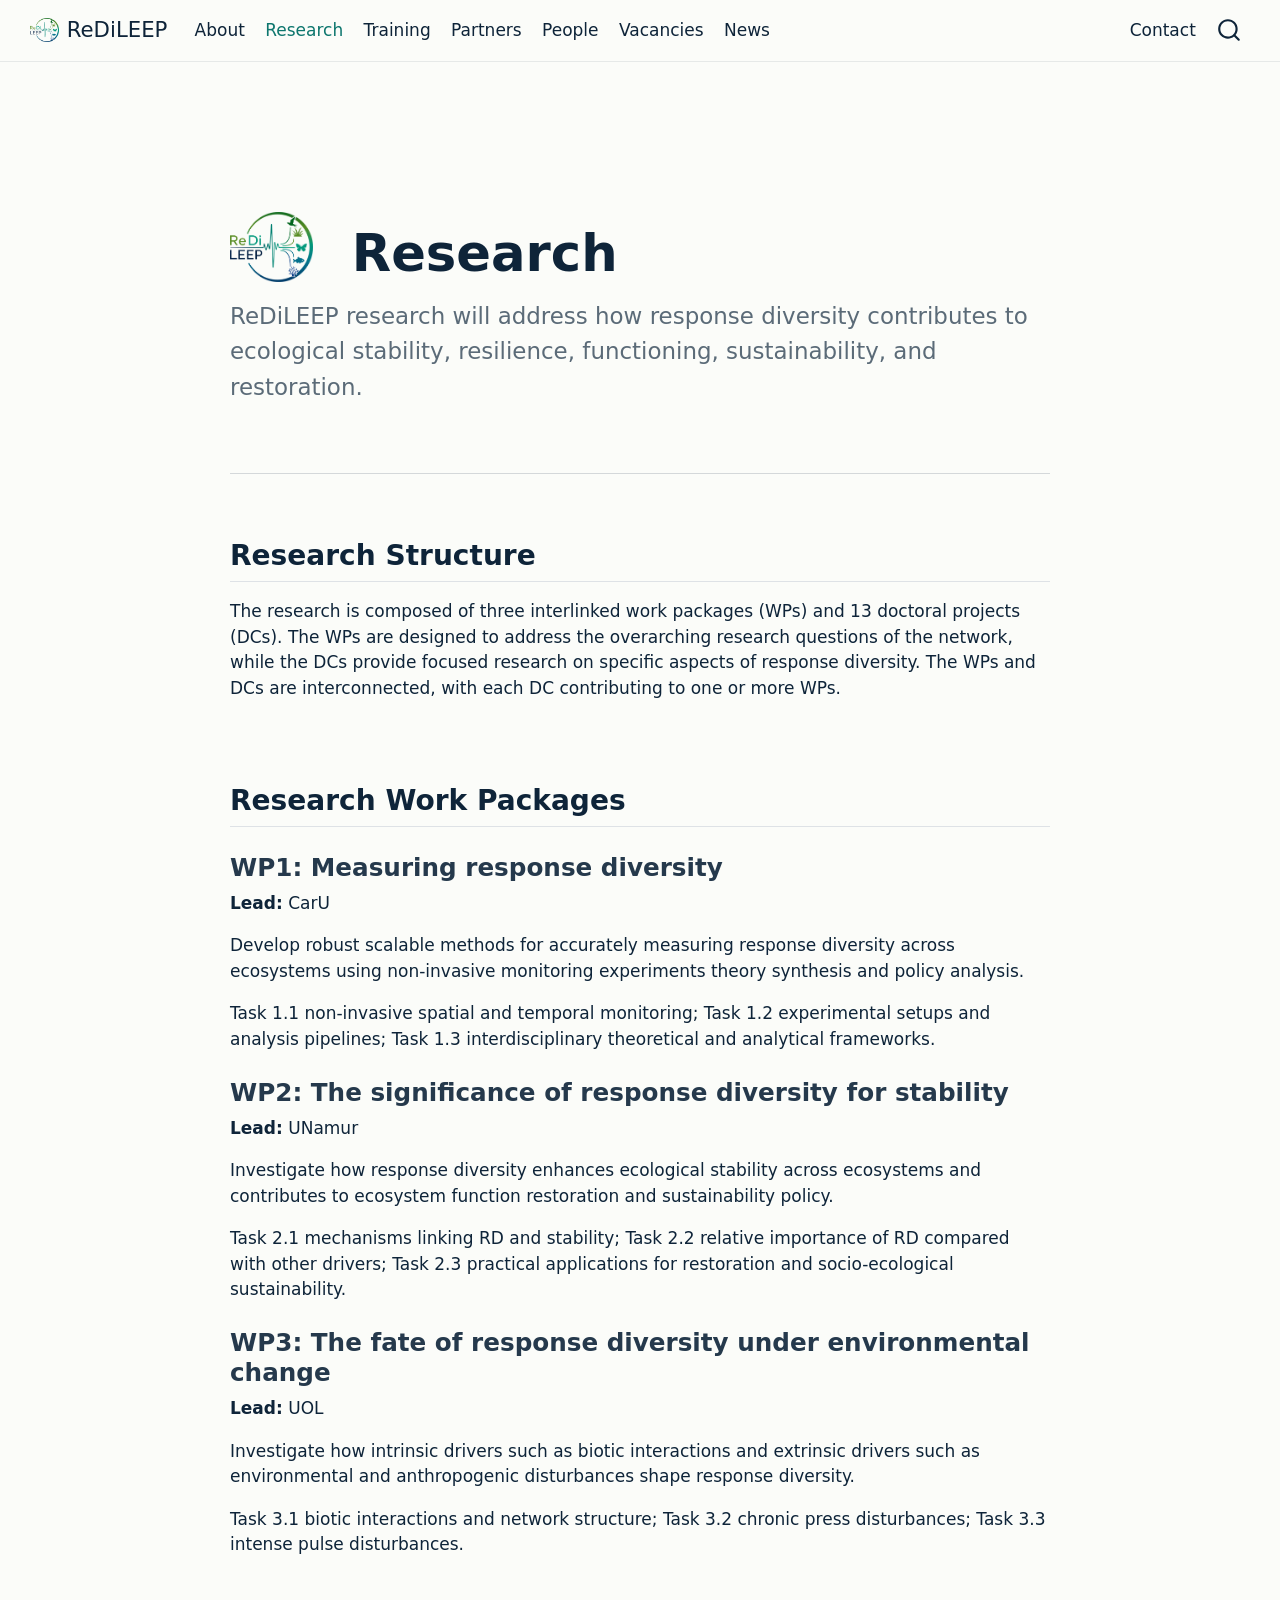
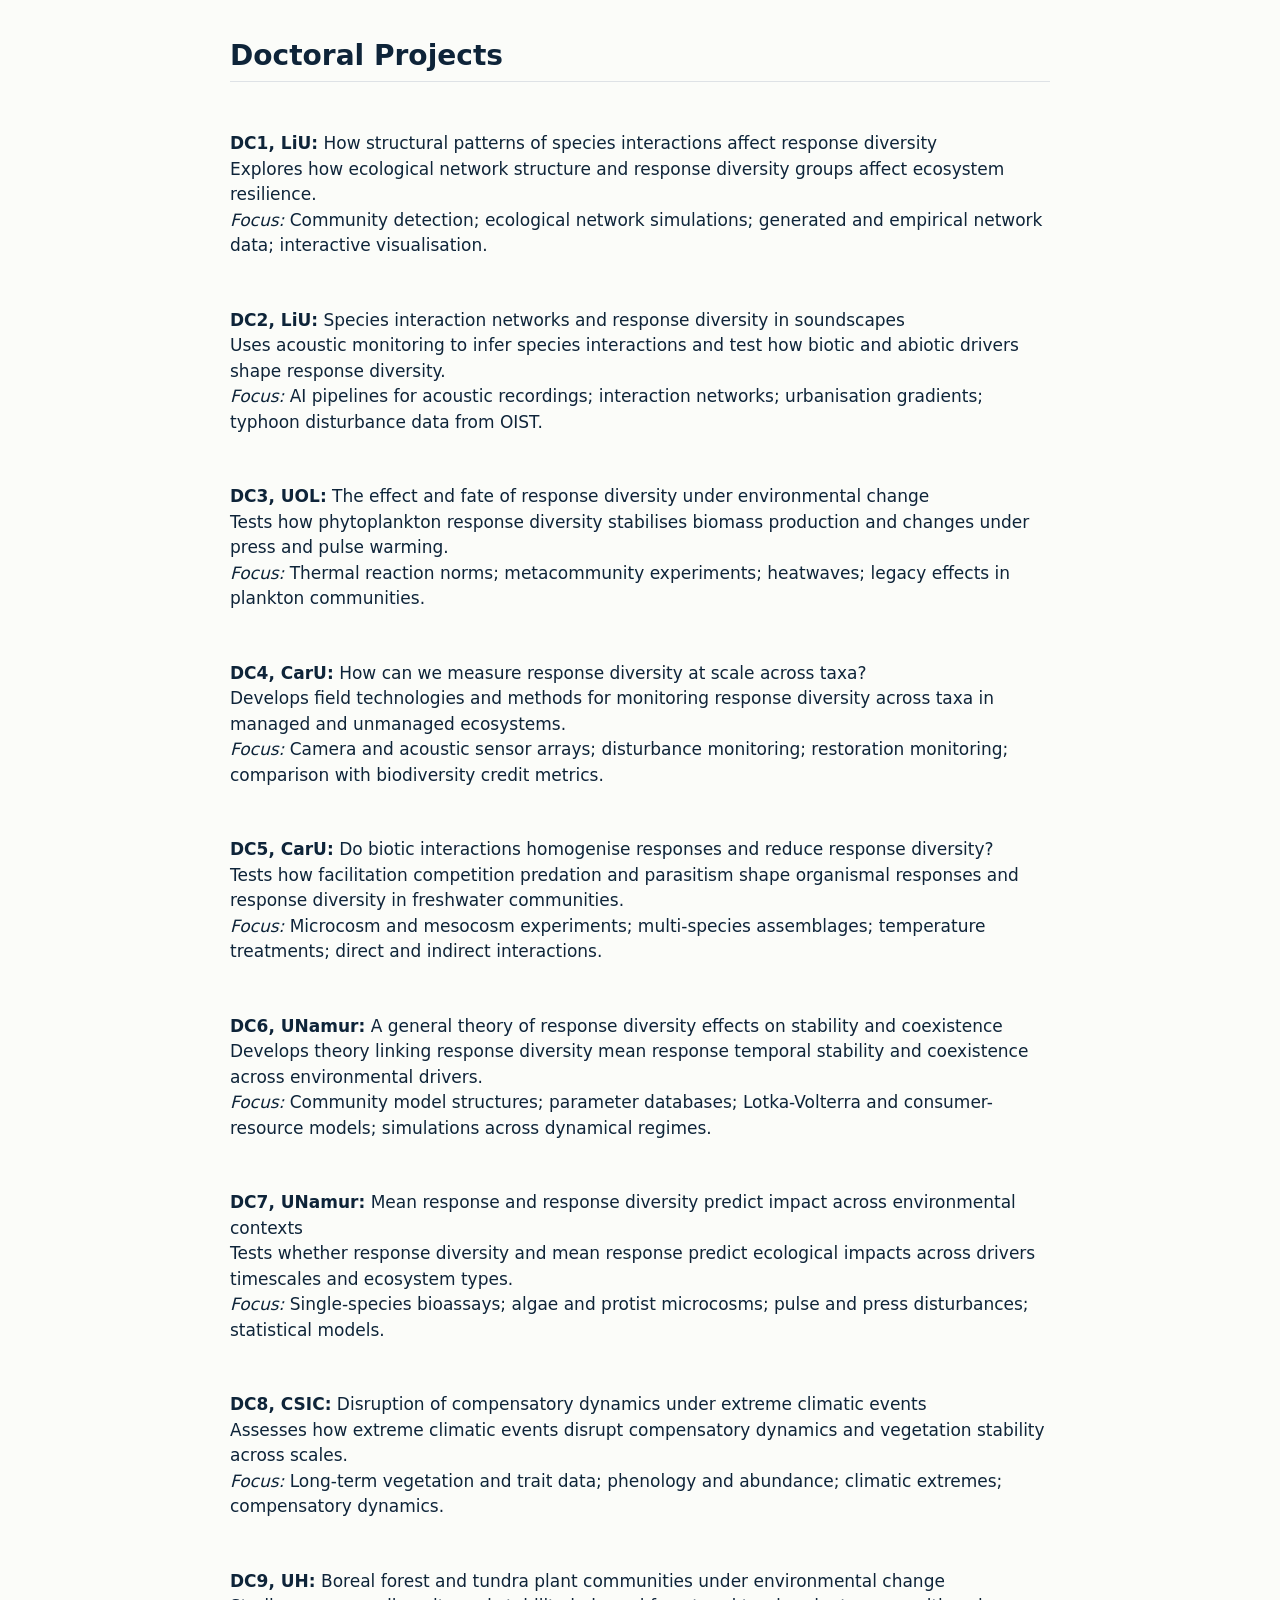
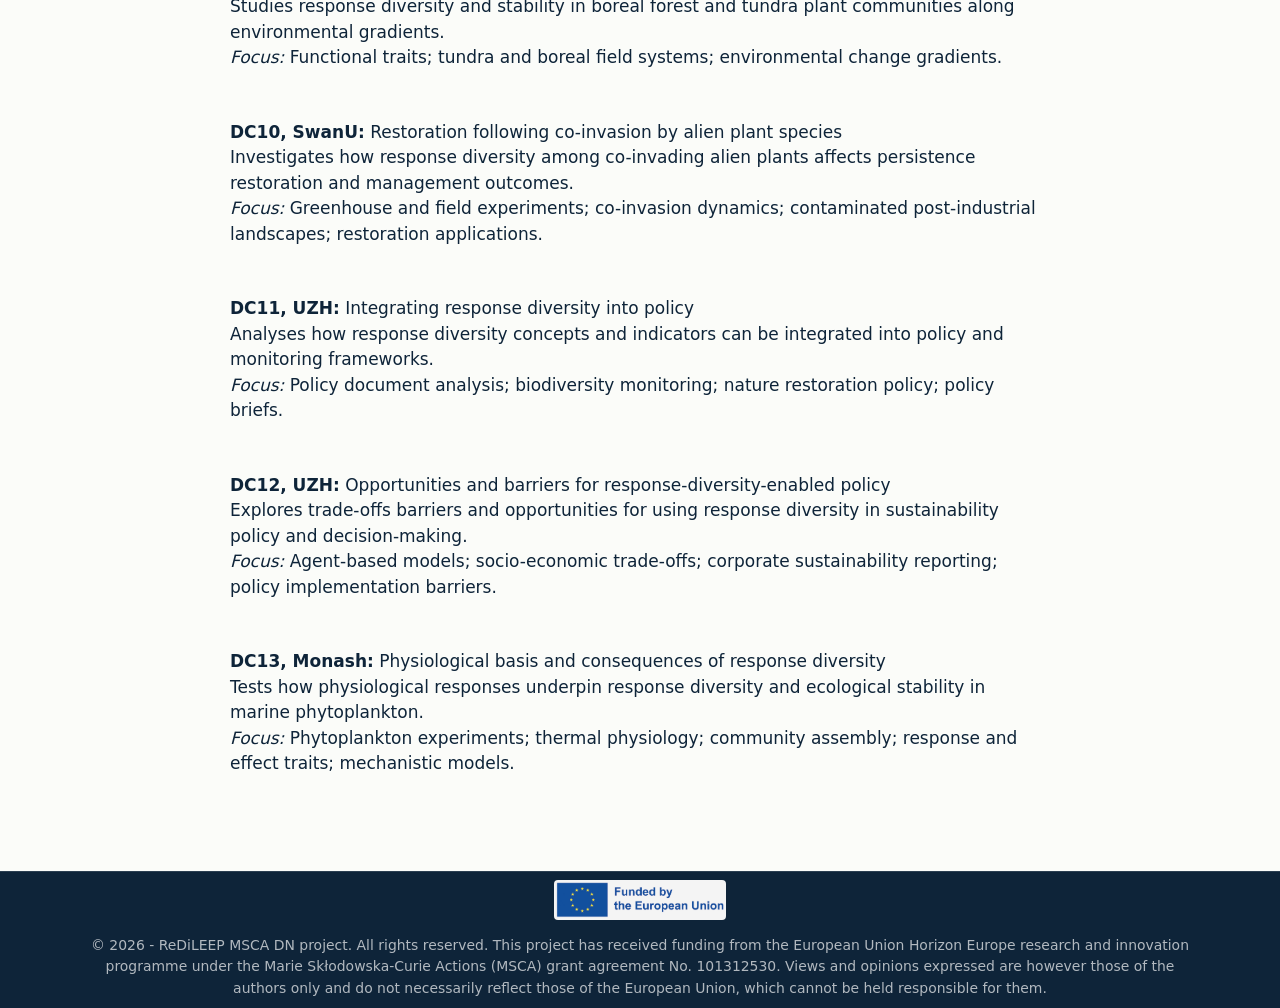
<file: research.html>
<!DOCTYPE html>
<html xmlns="http://www.w3.org/1999/xhtml" lang="en" xml:lang="en"><head>

<meta charset="utf-8">
<meta name="generator" content="quarto-1.10.19">

<meta name="viewport" content="width=device-width, initial-scale=1.0, user-scalable=yes">

<meta name="description" content="Research themes in the ReDiLEEP Doctoral Network.">

<title>Research – ReDiLEEP</title>
<style>
/* Default styles provided by pandoc.
** See https://pandoc.org/MANUAL.html#variables-for-html for config info.
*/
span.smallcaps{font-variant: small-caps;}
div.columns{display: flex; gap: 1.5em;}
div.column{flex: auto;}
@media screen {
div.columns{gap: min(4vw, 1.5em);}
div.column{overflow-x: auto;}
}
div.hanging-indent{margin-left: 1.5em; text-indent: -1.5em;}
ul.task-list{list-style: none;}
ul.task-list li input[type="checkbox"] {
  width: 0.8em;
  margin: 0 0.8em 0.2em -1em; /* quarto-specific, see https://github.com/quarto-dev/quarto-cli/issues/4556 */ 
  vertical-align: middle;
}
</style>


<script src="site_libs/quarto-nav/quarto-nav.js"></script>
<script src="site_libs/clipboard/clipboard.min.js"></script>
<script src="site_libs/quarto-search/autocomplete.umd.js"></script>
<script src="site_libs/quarto-search/fuse.min.js"></script>
<script src="site_libs/quarto-search/quarto-search.js"></script>
<meta name="quarto:offset" content="./">
<link href="./assets/favicon.svg" rel="icon" type="image/svg+xml">
<script src="site_libs/quarto-html/quarto.js" type="module"></script>
<script src="site_libs/quarto-html/tabsets/tabsets.js" type="module"></script>
<script src="site_libs/quarto-html/popper.min.js"></script>
<script src="site_libs/quarto-html/tippy.umd.min.js"></script>
<script src="site_libs/quarto-html/anchor.min.js"></script>
<link href="site_libs/quarto-html/tippy.css" rel="stylesheet">
<link href="site_libs/quarto-html/quarto-syntax-highlighting-bf27225e3a48a9273f3daa8f8e829971.css" rel="stylesheet" id="quarto-text-highlighting-styles">
<script src="site_libs/bootstrap/bootstrap.min.js"></script>
<link href="site_libs/bootstrap/bootstrap-icons.css" rel="stylesheet">
<link href="site_libs/bootstrap/bootstrap-3c1e86ada03f4d331328c699ac82174e.min.css" rel="stylesheet" append-hash="true" id="quarto-bootstrap" data-mode="light">
<script id="quarto-search-options" type="application/json">{
  "location": "navbar",
  "copy-button": false,
  "collapse-after": 3,
  "panel-placement": "end",
  "type": "overlay",
  "limit": 50,
  "keyboard-shortcut": [
    "f",
    "/",
    "s"
  ],
  "show-item-context": false,
  "language": {
    "search-no-results-text": "No results",
    "search-matching-documents-text": "matching documents",
    "search-copy-link-title": "Copy link to search",
    "search-hide-matches-text": "Hide additional matches",
    "search-more-match-text": "more match in this document",
    "search-more-matches-text": "more matches in this document",
    "search-clear-button-title": "Clear",
    "search-text-placeholder": "",
    "search-detached-cancel-button-title": "Cancel",
    "search-submit-button-title": "Submit",
    "search-label": "Search"
  }
}</script>
<style>html{ scroll-behavior: smooth; }</style>


</head>

<body class="nav-fixed quarto-light">

<div id="quarto-search-results"></div>
  <header id="quarto-header" class="headroom fixed-top">
    <nav class="navbar navbar-expand-lg " data-bs-theme="dark">
      <div class="navbar-container container-fluid">
      <div class="navbar-brand-container mx-auto">
    <a href="./index.html" class="navbar-brand navbar-brand-logo">
    <img src="./assets/network-logo/redileep-logo.png" alt="" class="navbar-logo light-content">
    <img src="./assets/network-logo/redileep-logo.png" alt="" class="navbar-logo dark-content">
    </a>
    <a class="navbar-brand" href="./index.html">
    <span class="navbar-title">ReDiLEEP</span>
    </a>
  </div>
            <div id="quarto-search" class="" title="Search"></div>
          <button class="navbar-toggler" type="button" data-bs-toggle="collapse" data-bs-target="#navbarCollapse" aria-controls="navbarCollapse" role="menu" aria-expanded="false" aria-label="Toggle navigation" onclick="if (window.quartoToggleHeadroom) { window.quartoToggleHeadroom(); }">
  <span class="navbar-toggler-icon"></span>
</button>
          <div class="collapse navbar-collapse" id="navbarCollapse">
            <ul class="navbar-nav navbar-nav-scroll me-auto">
  <li class="nav-item">
    <a class="nav-link" href="./about.html"> 
<span class="menu-text">About</span></a>
  </li>  
  <li class="nav-item">
    <a class="nav-link active" href="./research.html" aria-current="page"> 
<span class="menu-text">Research</span></a>
  </li>  
  <li class="nav-item">
    <a class="nav-link" href="./training.html"> 
<span class="menu-text">Training</span></a>
  </li>  
  <li class="nav-item">
    <a class="nav-link" href="./partners.html"> 
<span class="menu-text">Partners</span></a>
  </li>  
  <li class="nav-item">
    <a class="nav-link" href="./people.html"> 
<span class="menu-text">People</span></a>
  </li>  
  <li class="nav-item">
    <a class="nav-link" href="./vacancies.html"> 
<span class="menu-text">Vacancies</span></a>
  </li>  
  <li class="nav-item">
    <a class="nav-link" href="./news.html"> 
<span class="menu-text">News</span></a>
  </li>  
</ul>
            <ul class="navbar-nav navbar-nav-scroll ms-auto">
  <li class="nav-item">
    <a class="nav-link" href="./contact.html"> 
<span class="menu-text">Contact</span></a>
  </li>  
</ul>
          </div> <!-- /navcollapse -->
            <div class="quarto-navbar-tools">
</div>
      </div> <!-- /container-fluid -->
    </nav>
</header>
<!-- content -->
<div id="quarto-content" class="quarto-container page-columns page-rows-contents page-layout-full page-navbar">
<!-- sidebar -->
<!-- margin-sidebar -->
    
<!-- main -->
<main class="content column-page" id="quarto-document-content">

<header id="title-block-header" class="quarto-title-block default">
<div class="quarto-title">
<h1 class="title">Research</h1>
</div>

<div>
  <div class="description">
    Research themes in the ReDiLEEP Doctoral Network.
  </div>
</div>


<div class="quarto-title-meta column-page">

    
  
    
  </div>
  


</header>


<section id="research" class="level1 page-heading">
<h1><img src="assets/network-logo/redileep-logo.png" class="title-mark img-fluid" alt=""> Research</h1>
<p>ReDiLEEP research will address how response diversity contributes to ecological stability, resilience, functioning, sustainability, and restoration.</p>
</section>
<section class="text-list">
<section id="research-structure" class="level2">
<h2 class="anchored" data-anchor-id="research-structure">Research Structure</h2>
<p>The research is composed of three interlinked work packages (WPs) and 13 doctoral projects (DCs). The WPs are designed to address the overarching research questions of the network, while the DCs provide focused research on specific aspects of response diversity. The WPs and DCs are interconnected, with each DC contributing to one or more WPs.</p>
</section>
<section id="research-work-packages" class="level2">
<h2 class="anchored" data-anchor-id="research-work-packages">Research Work Packages</h2>
<section id="wp1-measuring-response-diversity" class="level3">
<h3 class="anchored" data-anchor-id="wp1-measuring-response-diversity">WP1: Measuring response diversity</h3>
<p><strong>Lead:</strong> CarU</p>
<p>Develop robust scalable methods for accurately measuring response diversity across ecosystems using non-invasive monitoring experiments theory synthesis and policy analysis.</p>
<p>Task 1.1 non-invasive spatial and temporal monitoring; Task 1.2 experimental setups and analysis pipelines; Task 1.3 interdisciplinary theoretical and analytical frameworks.</p>
</section>
<section id="wp2-the-significance-of-response-diversity-for-stability" class="level3">
<h3 class="anchored" data-anchor-id="wp2-the-significance-of-response-diversity-for-stability">WP2: The significance of response diversity for stability</h3>
<p><strong>Lead:</strong> UNamur</p>
<p>Investigate how response diversity enhances ecological stability across ecosystems and contributes to ecosystem function restoration and sustainability policy.</p>
<p>Task 2.1 mechanisms linking RD and stability; Task 2.2 relative importance of RD compared with other drivers; Task 2.3 practical applications for restoration and socio-ecological sustainability.</p>
</section>
<section id="wp3-the-fate-of-response-diversity-under-environmental-change" class="level3">
<h3 class="anchored" data-anchor-id="wp3-the-fate-of-response-diversity-under-environmental-change">WP3: The fate of response diversity under environmental change</h3>
<p><strong>Lead:</strong> UOL</p>
<p>Investigate how intrinsic drivers such as biotic interactions and extrinsic drivers such as environmental and anthropogenic disturbances shape response diversity.</p>
<p>Task 3.1 biotic interactions and network structure; Task 3.2 chronic press disturbances; Task 3.3 intense pulse disturbances.</p>
</section>
</section>
</section>
<section id="doctoral-projects" class="level2 text-list">
<h2 class="anchored" data-anchor-id="doctoral-projects">Doctoral Projects</h2>
<p><strong>DC1, LiU:</strong> How structural patterns of species interactions affect response diversity<br>
Explores how ecological network structure and response diversity groups affect ecosystem resilience.<br>
<em>Focus:</em> Community detection; ecological network simulations; generated and empirical network data; interactive visualisation.</p>
<p><strong>DC2, LiU:</strong> Species interaction networks and response diversity in soundscapes<br>
Uses acoustic monitoring to infer species interactions and test how biotic and abiotic drivers shape response diversity.<br>
<em>Focus:</em> AI pipelines for acoustic recordings; interaction networks; urbanisation gradients; typhoon disturbance data from OIST.</p>
<p><strong>DC3, UOL:</strong> The effect and fate of response diversity under environmental change<br>
Tests how phytoplankton response diversity stabilises biomass production and changes under press and pulse warming.<br>
<em>Focus:</em> Thermal reaction norms; metacommunity experiments; heatwaves; legacy effects in plankton communities.</p>
<p><strong>DC4, CarU:</strong> How can we measure response diversity at scale across taxa?<br>
Develops field technologies and methods for monitoring response diversity across taxa in managed and unmanaged ecosystems.<br>
<em>Focus:</em> Camera and acoustic sensor arrays; disturbance monitoring; restoration monitoring; comparison with biodiversity credit metrics.</p>
<p><strong>DC5, CarU:</strong> Do biotic interactions homogenise responses and reduce response diversity?<br>
Tests how facilitation competition predation and parasitism shape organismal responses and response diversity in freshwater communities.<br>
<em>Focus:</em> Microcosm and mesocosm experiments; multi-species assemblages; temperature treatments; direct and indirect interactions.</p>
<p><strong>DC6, UNamur:</strong> A general theory of response diversity effects on stability and coexistence<br>
Develops theory linking response diversity mean response temporal stability and coexistence across environmental drivers.<br>
<em>Focus:</em> Community model structures; parameter databases; Lotka-Volterra and consumer-resource models; simulations across dynamical regimes.</p>
<p><strong>DC7, UNamur:</strong> Mean response and response diversity predict impact across environmental contexts<br>
Tests whether response diversity and mean response predict ecological impacts across drivers timescales and ecosystem types.<br>
<em>Focus:</em> Single-species bioassays; algae and protist microcosms; pulse and press disturbances; statistical models.</p>
<p><strong>DC8, CSIC:</strong> Disruption of compensatory dynamics under extreme climatic events<br>
Assesses how extreme climatic events disrupt compensatory dynamics and vegetation stability across scales.<br>
<em>Focus:</em> Long-term vegetation and trait data; phenology and abundance; climatic extremes; compensatory dynamics.</p>
<p><strong>DC9, UH:</strong> Boreal forest and tundra plant communities under environmental change<br>
Studies response diversity and stability in boreal forest and tundra plant communities along environmental gradients.<br>
<em>Focus:</em> Functional traits; tundra and boreal field systems; environmental change gradients.</p>
<p><strong>DC10, SwanU:</strong> Restoration following co-invasion by alien plant species<br>
Investigates how response diversity among co-invading alien plants affects persistence restoration and management outcomes.<br>
<em>Focus:</em> Greenhouse and field experiments; co-invasion dynamics; contaminated post-industrial landscapes; restoration applications.</p>
<p><strong>DC11, UZH:</strong> Integrating response diversity into policy<br>
Analyses how response diversity concepts and indicators can be integrated into policy and monitoring frameworks.<br>
<em>Focus:</em> Policy document analysis; biodiversity monitoring; nature restoration policy; policy briefs.</p>
<p><strong>DC12, UZH:</strong> Opportunities and barriers for response-diversity-enabled policy<br>
Explores trade-offs barriers and opportunities for using response diversity in sustainability policy and decision-making.<br>
<em>Focus:</em> Agent-based models; socio-economic trade-offs; corporate sustainability reporting; policy implementation barriers.</p>
<p><strong>DC13, Monash:</strong> Physiological basis and consequences of response diversity<br>
Tests how physiological responses underpin response diversity and ecological stability in marine phytoplankton.<br>
<em>Focus:</em> Phytoplankton experiments; thermal physiology; community assembly; response and effect traits; mechanistic models.</p>
</section>



</main> <!-- /main -->
<script id="quarto-html-after-body" type="application/javascript">
  window.document.addEventListener("DOMContentLoaded", function (event) {
    const icon = "";
    const anchorJS = new window.AnchorJS();
    anchorJS.options = {
      placement: 'right',
      icon: icon
    };
    anchorJS.add('.anchored');
    const isCodeAnnotation = (el) => {
      for (const clz of el.classList) {
        if (clz.startsWith('code-annotation-')) {                     
          return true;
        }
      }
      return false;
    }
    const onCopySuccess = function(e) {
      // button target
      const button = e.trigger;
      // don't keep focus
      button.blur();
      // flash "checked"
      button.classList.add('code-copy-button-checked');
      var currentTitle = button.getAttribute("title");
      button.setAttribute("title", "Copied!");
      let tooltip;
      if (window.bootstrap) {
        button.setAttribute("data-bs-toggle", "tooltip");
        button.setAttribute("data-bs-placement", "left");
        button.setAttribute("data-bs-title", "Copied!");
        tooltip = new bootstrap.Tooltip(button, 
          { trigger: "manual", 
            customClass: "code-copy-button-tooltip",
            offset: [0, -8]});
        tooltip.show();    
      }
      setTimeout(function() {
        if (tooltip) {
          tooltip.hide();
          button.removeAttribute("data-bs-title");
          button.removeAttribute("data-bs-toggle");
          button.removeAttribute("data-bs-placement");
        }
        button.setAttribute("title", currentTitle);
        button.classList.remove('code-copy-button-checked');
      }, 1000);
      // clear code selection
      e.clearSelection();
    }
    const getTextToCopy = function(trigger) {
      const outerScaffold = trigger.parentElement.cloneNode(true);
      const codeEl = outerScaffold.querySelector('code');
      for (const childEl of codeEl.children) {
        if (isCodeAnnotation(childEl)) {
          childEl.remove();
        }
      }
      return codeEl.innerText;
    }
    const clipboard = new window.ClipboardJS('.code-copy-button:not([data-in-quarto-modal])', {
      text: getTextToCopy
    });
    clipboard.on('success', onCopySuccess);
    if (window.document.getElementById('quarto-embedded-source-code-modal')) {
      const clipboardModal = new window.ClipboardJS('.code-copy-button[data-in-quarto-modal]', {
        text: getTextToCopy,
        container: window.document.getElementById('quarto-embedded-source-code-modal')
      });
      clipboardModal.on('success', onCopySuccess);
    }
      var localhostRegex = new RegExp(/^(?:http|https):\/\/localhost\:?[0-9]*\//);
      var mailtoRegex = new RegExp(/^mailto:/);
        var filterRegex = new RegExp("https:\/\/redileep\.eu");
      var isInternal = (href) => {
          return filterRegex.test(href) || localhostRegex.test(href) || mailtoRegex.test(href);
      }
      // Inspect non-navigation links and adorn them if external
     var links = window.document.querySelectorAll('a[href]:not(.nav-link):not(.navbar-brand):not(.toc-action):not(.sidebar-link):not(.sidebar-item-toggle):not(.pagination-link):not(.no-external):not([aria-hidden]):not(.dropdown-item):not(.quarto-navigation-tool):not(.about-link)');
      for (var i=0; i<links.length; i++) {
        const link = links[i];
        if (!isInternal(link.href)) {
          // undo the damage that might have been done by quarto-nav.js in the case of
          // links that we want to consider external
          if (link.dataset.originalHref !== undefined) {
            link.href = link.dataset.originalHref;
          }
            // target, if specified
            link.setAttribute("target", "_blank");
            if (link.getAttribute("rel") === null) {
              link.setAttribute("rel", "noopener");
            }
        }
      }
    function tippyHover(el, contentFn, onTriggerFn, onUntriggerFn) {
      const config = {
        allowHTML: true,
        maxWidth: 500,
        delay: 100,
        arrow: false,
        appendTo: function(el) {
            return el.parentElement;
        },
        interactive: true,
        interactiveBorder: 10,
        theme: 'quarto',
        placement: 'bottom-start',
      };
      if (contentFn) {
        config.content = contentFn;
      }
      if (onTriggerFn) {
        config.onTrigger = onTriggerFn;
      }
      if (onUntriggerFn) {
        config.onUntrigger = onUntriggerFn;
      }
      window.tippy(el, config); 
    }
    const noterefs = window.document.querySelectorAll('a[role="doc-noteref"]');
    for (var i=0; i<noterefs.length; i++) {
      const ref = noterefs[i];
      tippyHover(ref, function() {
        // use id or data attribute instead here
        let href = ref.getAttribute('data-footnote-href') || ref.getAttribute('href');
        try { href = new URL(href).hash; } catch {}
        const id = href.replace(/^#\/?/, "");
        const note = window.document.getElementById(id);
        if (note) {
          return note.innerHTML;
        } else {
          return "";
        }
      });
    }
    const xrefs = window.document.querySelectorAll('a.quarto-xref');
    const processXRef = (id, note) => {
      // Strip column container classes
      const stripColumnClz = (el) => {
        el.classList.remove("page-full", "page-columns");
        if (el.children) {
          for (const child of el.children) {
            stripColumnClz(child);
          }
        }
      }
      stripColumnClz(note)
      if (id === null || id.startsWith('sec-')) {
        // Special case sections, only their first couple elements
        const container = document.createElement("div");
        if (note.children && note.children.length > 2) {
          container.appendChild(note.children[0].cloneNode(true));
          for (let i = 1; i < note.children.length; i++) {
            const child = note.children[i];
            if (child.tagName === "P" && child.innerText === "") {
              continue;
            } else {
              container.appendChild(child.cloneNode(true));
              break;
            }
          }
          if (window.Quarto?.typesetMath) {
            window.Quarto.typesetMath(container);
          }
          return container.innerHTML
        } else {
          if (window.Quarto?.typesetMath) {
            window.Quarto.typesetMath(note);
          }
          return note.innerHTML;
        }
      } else {
        // Remove any anchor links if they are present
        const anchorLink = note.querySelector('a.anchorjs-link');
        if (anchorLink) {
          anchorLink.remove();
        }
        if (window.Quarto?.typesetMath) {
          window.Quarto.typesetMath(note);
        }
        if (note.classList.contains("callout")) {
          return note.outerHTML;
        } else {
          return note.innerHTML;
        }
      }
    }
    for (var i=0; i<xrefs.length; i++) {
      const xref = xrefs[i];
      tippyHover(xref, undefined, function(instance) {
        instance.disable();
        let url = xref.getAttribute('href');
        let hash = undefined; 
        if (url.startsWith('#')) {
          hash = url;
        } else {
          try { hash = new URL(url).hash; } catch {}
        }
        if (hash) {
          const id = hash.replace(/^#\/?/, "");
          const note = window.document.getElementById(id);
          if (note !== null) {
            try {
              const html = processXRef(id, note.cloneNode(true));
              instance.setContent(html);
            } finally {
              instance.enable();
              instance.show();
            }
          } else {
            // See if we can fetch this
            fetch(url.split('#')[0])
            .then(res => res.text())
            .then(html => {
              const parser = new DOMParser();
              const htmlDoc = parser.parseFromString(html, "text/html");
              const note = htmlDoc.getElementById(id);
              if (note !== null) {
                const html = processXRef(id, note);
                instance.setContent(html);
              } 
            }).finally(() => {
              instance.enable();
              instance.show();
            });
          }
        } else {
          // See if we can fetch a full url (with no hash to target)
          // This is a special case and we should probably do some content thinning / targeting
          fetch(url)
          .then(res => res.text())
          .then(html => {
            const parser = new DOMParser();
            const htmlDoc = parser.parseFromString(html, "text/html");
            const note = htmlDoc.querySelector('main.content');
            if (note !== null) {
              // This should only happen for chapter cross references
              // (since there is no id in the URL)
              // remove the first header
              if (note.children.length > 0 && note.children[0].tagName === "HEADER") {
                note.children[0].remove();
              }
              const html = processXRef(null, note);
              instance.setContent(html);
            } 
          }).finally(() => {
            instance.enable();
            instance.show();
          });
        }
      }, function(instance) {
      });
    }
        let selectedAnnoteEl;
        const selectorForAnnotation = ( cell, annotation) => {
          let cellAttr = 'data-code-cell="' + cell + '"';
          let lineAttr = 'data-code-annotation="' +  annotation + '"';
          const selector = 'span[' + cellAttr + '][' + lineAttr + ']';
          return selector;
        }
        const selectCodeLines = (annoteEl) => {
          const doc = window.document;
          const targetCell = annoteEl.getAttribute("data-target-cell");
          const targetAnnotation = annoteEl.getAttribute("data-target-annotation");
          const annoteSpan = window.document.querySelector(selectorForAnnotation(targetCell, targetAnnotation));
          const lines = annoteSpan.getAttribute("data-code-lines").split(",");
          const lineIds = lines.map((line) => {
            return targetCell + "-" + line;
          })
          let top = null;
          let height = null;
          let parent = null;
          if (lineIds.length > 0) {
              //compute the position of the single el (top and bottom and make a div)
              const el = window.document.getElementById(lineIds[0]);
              top = el.offsetTop;
              height = el.offsetHeight;
              parent = el.parentElement.parentElement;
            if (lineIds.length > 1) {
              const lastEl = window.document.getElementById(lineIds[lineIds.length - 1]);
              const bottom = lastEl.offsetTop + lastEl.offsetHeight;
              height = bottom - top;
            }
            if (top !== null && height !== null && parent !== null) {
              // cook up a div (if necessary) and position it 
              let div = window.document.getElementById("code-annotation-line-highlight");
              if (div === null) {
                div = window.document.createElement("div");
                div.setAttribute("id", "code-annotation-line-highlight");
                div.style.position = 'absolute';
                parent.appendChild(div);
              }
              div.style.top = top - 2 + "px";
              div.style.height = height + 4 + "px";
              div.style.left = 0;
              let gutterDiv = window.document.getElementById("code-annotation-line-highlight-gutter");
              if (gutterDiv === null) {
                gutterDiv = window.document.createElement("div");
                gutterDiv.setAttribute("id", "code-annotation-line-highlight-gutter");
                gutterDiv.style.position = 'absolute';
                const codeCell = window.document.getElementById(targetCell);
                const gutter = codeCell.querySelector('.code-annotation-gutter');
                gutter.appendChild(gutterDiv);
              }
              gutterDiv.style.top = top - 2 + "px";
              gutterDiv.style.height = height + 4 + "px";
            }
            selectedAnnoteEl = annoteEl;
          }
        };
        const unselectCodeLines = () => {
          const elementsIds = ["code-annotation-line-highlight", "code-annotation-line-highlight-gutter"];
          elementsIds.forEach((elId) => {
            const div = window.document.getElementById(elId);
            if (div) {
              div.remove();
            }
          });
          selectedAnnoteEl = undefined;
        };
          // Handle positioning of the toggle
      window.addEventListener(
        "resize",
        throttle(() => {
          elRect = undefined;
          if (selectedAnnoteEl) {
            selectCodeLines(selectedAnnoteEl);
          }
        }, 10)
      );
      function throttle(fn, ms) {
      let throttle = false;
      let timer;
        return (...args) => {
          if(!throttle) { // first call gets through
              fn.apply(this, args);
              throttle = true;
          } else { // all the others get throttled
              if(timer) clearTimeout(timer); // cancel #2
              timer = setTimeout(() => {
                fn.apply(this, args);
                timer = throttle = false;
              }, ms);
          }
        };
      }
        // Attach click handler to the DT
        const annoteDls = window.document.querySelectorAll('dt[data-target-cell]');
        for (const annoteDlNode of annoteDls) {
          annoteDlNode.addEventListener('click', (event) => {
            const clickedEl = event.target;
            if (clickedEl !== selectedAnnoteEl) {
              unselectCodeLines();
              const activeEl = window.document.querySelector('dt[data-target-cell].code-annotation-active');
              if (activeEl) {
                activeEl.classList.remove('code-annotation-active');
              }
              selectCodeLines(clickedEl);
              clickedEl.classList.add('code-annotation-active');
            } else {
              // Unselect the line
              unselectCodeLines();
              clickedEl.classList.remove('code-annotation-active');
            }
          });
        }
    const findCites = (el) => {
      const parentEl = el.parentElement;
      if (parentEl) {
        const cites = parentEl.dataset.cites;
        if (cites) {
          return {
            el,
            cites: cites.split(' ')
          };
        } else {
          return findCites(el.parentElement)
        }
      } else {
        return undefined;
      }
    };
    var bibliorefs = window.document.querySelectorAll('a[role="doc-biblioref"]');
    for (var i=0; i<bibliorefs.length; i++) {
      const ref = bibliorefs[i];
      const citeInfo = findCites(ref);
      if (citeInfo) {
        tippyHover(citeInfo.el, function() {
          var popup = window.document.createElement('div');
          citeInfo.cites.forEach(function(cite) {
            var citeDiv = window.document.createElement('div');
            citeDiv.classList.add('hanging-indent');
            citeDiv.classList.add('csl-entry');
            var biblioDiv = window.document.getElementById('ref-' + cite);
            if (biblioDiv) {
              citeDiv.innerHTML = biblioDiv.innerHTML;
            }
            popup.appendChild(citeDiv);
          });
          return popup.innerHTML;
        });
      }
    }
  });
  </script>
</div> <!-- /content -->
<footer class="footer">
  <div class="nav-footer">
    <div class="nav-footer-left">
      &nbsp;
    </div>   
    <div class="nav-footer-center">
<img src="./assets/funder-logos/eu-funded.png" alt="Funded by the European Union" class="funder-logo">
<p>© 2026 - ReDiLEEP MSCA DN project. All rights reserved. This project has received funding from the European Union Horizon Europe research and innovation programme under the Marie Skłodowska-Curie Actions (MSCA) grant agreement No.&nbsp;101312530. Views and opinions expressed are however those of the authors only and do not necessarily reflect those of the European Union, which cannot be held responsible for them.</p>
</div>
    <div class="nav-footer-right">
      &nbsp;
    </div>
  </div>
</footer>




<script src="site_libs/quarto-html/zenscroll-min.js"></script>
</body></html>
</file>
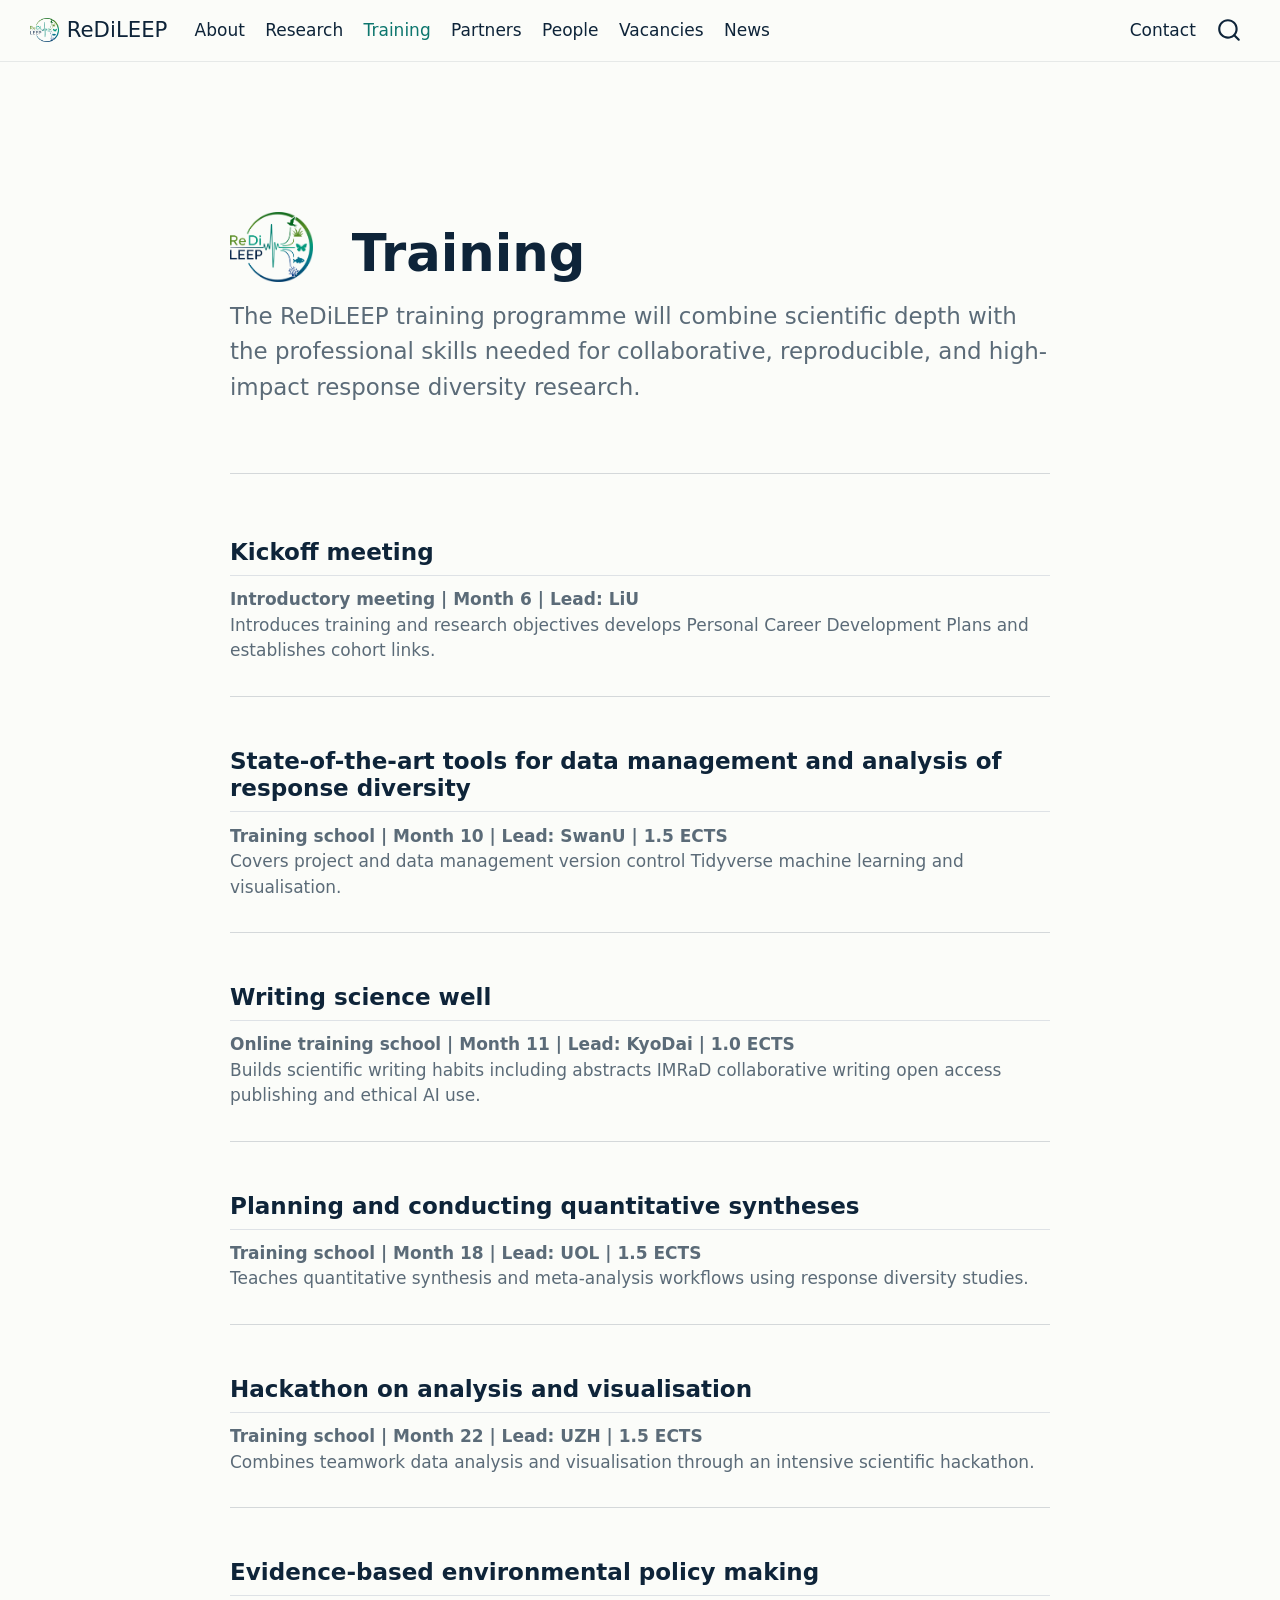
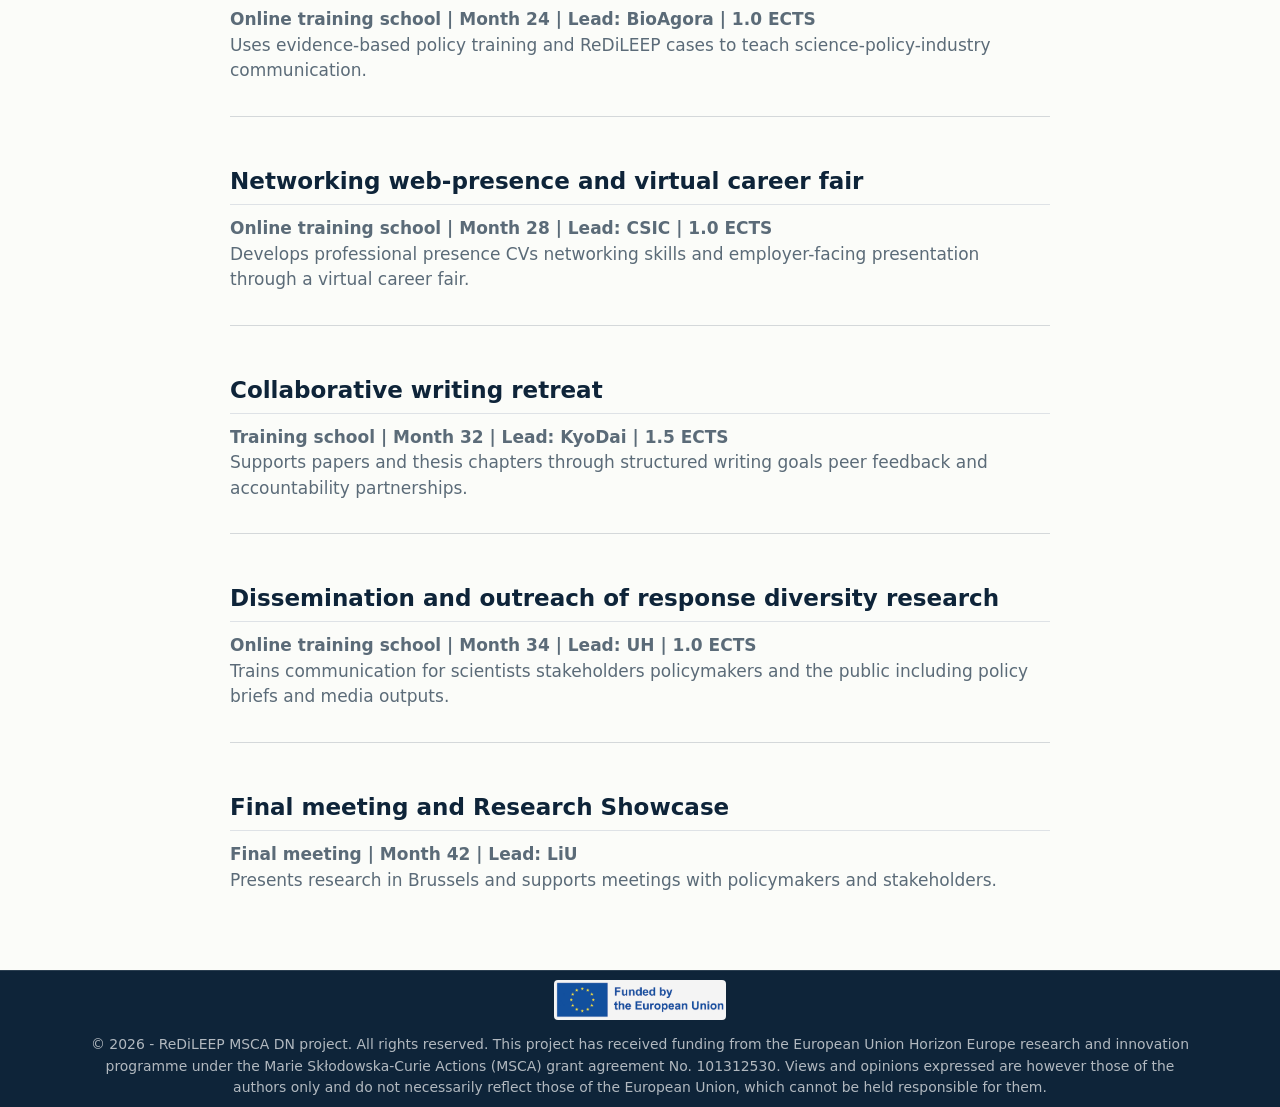
<file: training.html>
<!DOCTYPE html>
<html xmlns="http://www.w3.org/1999/xhtml" lang="en" xml:lang="en"><head>

<meta charset="utf-8">
<meta name="generator" content="quarto-1.10.19">

<meta name="viewport" content="width=device-width, initial-scale=1.0, user-scalable=yes">

<meta name="description" content="Doctoral training programme for ReDiLEEP.">

<title>Training – ReDiLEEP</title>
<style>
/* Default styles provided by pandoc.
** See https://pandoc.org/MANUAL.html#variables-for-html for config info.
*/
span.smallcaps{font-variant: small-caps;}
div.columns{display: flex; gap: 1.5em;}
div.column{flex: auto;}
@media screen {
div.columns{gap: min(4vw, 1.5em);}
div.column{overflow-x: auto;}
}
div.hanging-indent{margin-left: 1.5em; text-indent: -1.5em;}
ul.task-list{list-style: none;}
ul.task-list li input[type="checkbox"] {
  width: 0.8em;
  margin: 0 0.8em 0.2em -1em; /* quarto-specific, see https://github.com/quarto-dev/quarto-cli/issues/4556 */ 
  vertical-align: middle;
}
</style>


<script src="site_libs/quarto-nav/quarto-nav.js"></script>
<script src="site_libs/clipboard/clipboard.min.js"></script>
<script src="site_libs/quarto-search/autocomplete.umd.js"></script>
<script src="site_libs/quarto-search/fuse.min.js"></script>
<script src="site_libs/quarto-search/quarto-search.js"></script>
<meta name="quarto:offset" content="./">
<link href="./assets/favicon.svg" rel="icon" type="image/svg+xml">
<script src="site_libs/quarto-html/quarto.js" type="module"></script>
<script src="site_libs/quarto-html/tabsets/tabsets.js" type="module"></script>
<script src="site_libs/quarto-html/popper.min.js"></script>
<script src="site_libs/quarto-html/tippy.umd.min.js"></script>
<script src="site_libs/quarto-html/anchor.min.js"></script>
<link href="site_libs/quarto-html/tippy.css" rel="stylesheet">
<link href="site_libs/quarto-html/quarto-syntax-highlighting-bf27225e3a48a9273f3daa8f8e829971.css" rel="stylesheet" id="quarto-text-highlighting-styles">
<script src="site_libs/bootstrap/bootstrap.min.js"></script>
<link href="site_libs/bootstrap/bootstrap-icons.css" rel="stylesheet">
<link href="site_libs/bootstrap/bootstrap-3c1e86ada03f4d331328c699ac82174e.min.css" rel="stylesheet" append-hash="true" id="quarto-bootstrap" data-mode="light">
<script id="quarto-search-options" type="application/json">{
  "location": "navbar",
  "copy-button": false,
  "collapse-after": 3,
  "panel-placement": "end",
  "type": "overlay",
  "limit": 50,
  "keyboard-shortcut": [
    "f",
    "/",
    "s"
  ],
  "show-item-context": false,
  "language": {
    "search-no-results-text": "No results",
    "search-matching-documents-text": "matching documents",
    "search-copy-link-title": "Copy link to search",
    "search-hide-matches-text": "Hide additional matches",
    "search-more-match-text": "more match in this document",
    "search-more-matches-text": "more matches in this document",
    "search-clear-button-title": "Clear",
    "search-text-placeholder": "",
    "search-detached-cancel-button-title": "Cancel",
    "search-submit-button-title": "Submit",
    "search-label": "Search"
  }
}</script>
<style>html{ scroll-behavior: smooth; }</style>


</head>

<body class="nav-fixed quarto-light">

<div id="quarto-search-results"></div>
  <header id="quarto-header" class="headroom fixed-top">
    <nav class="navbar navbar-expand-lg " data-bs-theme="dark">
      <div class="navbar-container container-fluid">
      <div class="navbar-brand-container mx-auto">
    <a href="./index.html" class="navbar-brand navbar-brand-logo">
    <img src="./assets/network-logo/redileep-logo.png" alt="" class="navbar-logo light-content">
    <img src="./assets/network-logo/redileep-logo.png" alt="" class="navbar-logo dark-content">
    </a>
    <a class="navbar-brand" href="./index.html">
    <span class="navbar-title">ReDiLEEP</span>
    </a>
  </div>
            <div id="quarto-search" class="" title="Search"></div>
          <button class="navbar-toggler" type="button" data-bs-toggle="collapse" data-bs-target="#navbarCollapse" aria-controls="navbarCollapse" role="menu" aria-expanded="false" aria-label="Toggle navigation" onclick="if (window.quartoToggleHeadroom) { window.quartoToggleHeadroom(); }">
  <span class="navbar-toggler-icon"></span>
</button>
          <div class="collapse navbar-collapse" id="navbarCollapse">
            <ul class="navbar-nav navbar-nav-scroll me-auto">
  <li class="nav-item">
    <a class="nav-link" href="./about.html"> 
<span class="menu-text">About</span></a>
  </li>  
  <li class="nav-item">
    <a class="nav-link" href="./research.html"> 
<span class="menu-text">Research</span></a>
  </li>  
  <li class="nav-item">
    <a class="nav-link active" href="./training.html" aria-current="page"> 
<span class="menu-text">Training</span></a>
  </li>  
  <li class="nav-item">
    <a class="nav-link" href="./partners.html"> 
<span class="menu-text">Partners</span></a>
  </li>  
  <li class="nav-item">
    <a class="nav-link" href="./people.html"> 
<span class="menu-text">People</span></a>
  </li>  
  <li class="nav-item">
    <a class="nav-link" href="./vacancies.html"> 
<span class="menu-text">Vacancies</span></a>
  </li>  
  <li class="nav-item">
    <a class="nav-link" href="./news.html"> 
<span class="menu-text">News</span></a>
  </li>  
</ul>
            <ul class="navbar-nav navbar-nav-scroll ms-auto">
  <li class="nav-item">
    <a class="nav-link" href="./contact.html"> 
<span class="menu-text">Contact</span></a>
  </li>  
</ul>
          </div> <!-- /navcollapse -->
            <div class="quarto-navbar-tools">
</div>
      </div> <!-- /container-fluid -->
    </nav>
</header>
<!-- content -->
<div id="quarto-content" class="quarto-container page-columns page-rows-contents page-layout-full page-navbar">
<!-- sidebar -->
<!-- margin-sidebar -->
    
<!-- main -->
<main class="content column-page" id="quarto-document-content">

<header id="title-block-header" class="quarto-title-block default">
<div class="quarto-title">
<h1 class="title">Training</h1>
</div>

<div>
  <div class="description">
    Doctoral training programme for ReDiLEEP.
  </div>
</div>


<div class="quarto-title-meta column-page">

    
  
    
  </div>
  


</header>


<section id="training" class="level1 page-heading">
<h1><img src="assets/network-logo/redileep-logo.png" class="title-mark img-fluid" alt=""> Training</h1>
<p>The ReDiLEEP training programme will combine scientific depth with the professional skills needed for collaborative, reproducible, and high-impact response diversity research.</p>
</section>
<section class="text-list">
<section id="kickoff-meeting" class="level2 text-item wide-item">
<h2 class="anchored" data-anchor-id="kickoff-meeting">Kickoff meeting</h2>
<p><strong>Introductory meeting | Month 6 | Lead: LiU</strong><br>
Introduces training and research objectives develops Personal Career Development Plans and establishes cohort links.</p>
</section>
<section id="state-of-the-art-tools-for-data-management-and-analysis-of-response-diversity" class="level2 text-item wide-item">
<h2 class="anchored" data-anchor-id="state-of-the-art-tools-for-data-management-and-analysis-of-response-diversity">State-of-the-art tools for data management and analysis of response diversity</h2>
<p><strong>Training school | Month 10 | Lead: SwanU | 1.5 ECTS</strong><br>
Covers project and data management version control Tidyverse machine learning and visualisation.</p>
</section>
<section id="writing-science-well" class="level2 text-item wide-item">
<h2 class="anchored" data-anchor-id="writing-science-well">Writing science well</h2>
<p><strong>Online training school | Month 11 | Lead: KyoDai | 1.0 ECTS</strong><br>
Builds scientific writing habits including abstracts IMRaD collaborative writing open access publishing and ethical AI use.</p>
</section>
<section id="planning-and-conducting-quantitative-syntheses" class="level2 text-item wide-item">
<h2 class="anchored" data-anchor-id="planning-and-conducting-quantitative-syntheses">Planning and conducting quantitative syntheses</h2>
<p><strong>Training school | Month 18 | Lead: UOL | 1.5 ECTS</strong><br>
Teaches quantitative synthesis and meta-analysis workflows using response diversity studies.</p>
</section>
<section id="hackathon-on-analysis-and-visualisation" class="level2 text-item wide-item">
<h2 class="anchored" data-anchor-id="hackathon-on-analysis-and-visualisation">Hackathon on analysis and visualisation</h2>
<p><strong>Training school | Month 22 | Lead: UZH | 1.5 ECTS</strong><br>
Combines teamwork data analysis and visualisation through an intensive scientific hackathon.</p>
</section>
<section id="evidence-based-environmental-policy-making" class="level2 text-item wide-item">
<h2 class="anchored" data-anchor-id="evidence-based-environmental-policy-making">Evidence-based environmental policy making</h2>
<p><strong>Online training school | Month 24 | Lead: BioAgora | 1.0 ECTS</strong><br>
Uses evidence-based policy training and ReDiLEEP cases to teach science-policy-industry communication.</p>
</section>
<section id="networking-web-presence-and-virtual-career-fair" class="level2 text-item wide-item">
<h2 class="anchored" data-anchor-id="networking-web-presence-and-virtual-career-fair">Networking web-presence and virtual career fair</h2>
<p><strong>Online training school | Month 28 | Lead: CSIC | 1.0 ECTS</strong><br>
Develops professional presence CVs networking skills and employer-facing presentation through a virtual career fair.</p>
</section>
<section id="collaborative-writing-retreat" class="level2 text-item wide-item">
<h2 class="anchored" data-anchor-id="collaborative-writing-retreat">Collaborative writing retreat</h2>
<p><strong>Training school | Month 32 | Lead: KyoDai | 1.5 ECTS</strong><br>
Supports papers and thesis chapters through structured writing goals peer feedback and accountability partnerships.</p>
</section>
<section id="dissemination-and-outreach-of-response-diversity-research" class="level2 text-item wide-item">
<h2 class="anchored" data-anchor-id="dissemination-and-outreach-of-response-diversity-research">Dissemination and outreach of response diversity research</h2>
<p><strong>Online training school | Month 34 | Lead: UH | 1.0 ECTS</strong><br>
Trains communication for scientists stakeholders policymakers and the public including policy briefs and media outputs.</p>
</section>
<section id="final-meeting-and-research-showcase" class="level2 text-item wide-item">
<h2 class="anchored" data-anchor-id="final-meeting-and-research-showcase">Final meeting and Research Showcase</h2>
<p><strong>Final meeting | Month 42 | Lead: LiU</strong><br>
Presents research in Brussels and supports meetings with policymakers and stakeholders.</p>
</section>
</section>



</main> <!-- /main -->
<script id="quarto-html-after-body" type="application/javascript">
  window.document.addEventListener("DOMContentLoaded", function (event) {
    const icon = "";
    const anchorJS = new window.AnchorJS();
    anchorJS.options = {
      placement: 'right',
      icon: icon
    };
    anchorJS.add('.anchored');
    const isCodeAnnotation = (el) => {
      for (const clz of el.classList) {
        if (clz.startsWith('code-annotation-')) {                     
          return true;
        }
      }
      return false;
    }
    const onCopySuccess = function(e) {
      // button target
      const button = e.trigger;
      // don't keep focus
      button.blur();
      // flash "checked"
      button.classList.add('code-copy-button-checked');
      var currentTitle = button.getAttribute("title");
      button.setAttribute("title", "Copied!");
      let tooltip;
      if (window.bootstrap) {
        button.setAttribute("data-bs-toggle", "tooltip");
        button.setAttribute("data-bs-placement", "left");
        button.setAttribute("data-bs-title", "Copied!");
        tooltip = new bootstrap.Tooltip(button, 
          { trigger: "manual", 
            customClass: "code-copy-button-tooltip",
            offset: [0, -8]});
        tooltip.show();    
      }
      setTimeout(function() {
        if (tooltip) {
          tooltip.hide();
          button.removeAttribute("data-bs-title");
          button.removeAttribute("data-bs-toggle");
          button.removeAttribute("data-bs-placement");
        }
        button.setAttribute("title", currentTitle);
        button.classList.remove('code-copy-button-checked');
      }, 1000);
      // clear code selection
      e.clearSelection();
    }
    const getTextToCopy = function(trigger) {
      const outerScaffold = trigger.parentElement.cloneNode(true);
      const codeEl = outerScaffold.querySelector('code');
      for (const childEl of codeEl.children) {
        if (isCodeAnnotation(childEl)) {
          childEl.remove();
        }
      }
      return codeEl.innerText;
    }
    const clipboard = new window.ClipboardJS('.code-copy-button:not([data-in-quarto-modal])', {
      text: getTextToCopy
    });
    clipboard.on('success', onCopySuccess);
    if (window.document.getElementById('quarto-embedded-source-code-modal')) {
      const clipboardModal = new window.ClipboardJS('.code-copy-button[data-in-quarto-modal]', {
        text: getTextToCopy,
        container: window.document.getElementById('quarto-embedded-source-code-modal')
      });
      clipboardModal.on('success', onCopySuccess);
    }
      var localhostRegex = new RegExp(/^(?:http|https):\/\/localhost\:?[0-9]*\//);
      var mailtoRegex = new RegExp(/^mailto:/);
        var filterRegex = new RegExp("https:\/\/redileep\.eu");
      var isInternal = (href) => {
          return filterRegex.test(href) || localhostRegex.test(href) || mailtoRegex.test(href);
      }
      // Inspect non-navigation links and adorn them if external
     var links = window.document.querySelectorAll('a[href]:not(.nav-link):not(.navbar-brand):not(.toc-action):not(.sidebar-link):not(.sidebar-item-toggle):not(.pagination-link):not(.no-external):not([aria-hidden]):not(.dropdown-item):not(.quarto-navigation-tool):not(.about-link)');
      for (var i=0; i<links.length; i++) {
        const link = links[i];
        if (!isInternal(link.href)) {
          // undo the damage that might have been done by quarto-nav.js in the case of
          // links that we want to consider external
          if (link.dataset.originalHref !== undefined) {
            link.href = link.dataset.originalHref;
          }
            // target, if specified
            link.setAttribute("target", "_blank");
            if (link.getAttribute("rel") === null) {
              link.setAttribute("rel", "noopener");
            }
        }
      }
    function tippyHover(el, contentFn, onTriggerFn, onUntriggerFn) {
      const config = {
        allowHTML: true,
        maxWidth: 500,
        delay: 100,
        arrow: false,
        appendTo: function(el) {
            return el.parentElement;
        },
        interactive: true,
        interactiveBorder: 10,
        theme: 'quarto',
        placement: 'bottom-start',
      };
      if (contentFn) {
        config.content = contentFn;
      }
      if (onTriggerFn) {
        config.onTrigger = onTriggerFn;
      }
      if (onUntriggerFn) {
        config.onUntrigger = onUntriggerFn;
      }
      window.tippy(el, config); 
    }
    const noterefs = window.document.querySelectorAll('a[role="doc-noteref"]');
    for (var i=0; i<noterefs.length; i++) {
      const ref = noterefs[i];
      tippyHover(ref, function() {
        // use id or data attribute instead here
        let href = ref.getAttribute('data-footnote-href') || ref.getAttribute('href');
        try { href = new URL(href).hash; } catch {}
        const id = href.replace(/^#\/?/, "");
        const note = window.document.getElementById(id);
        if (note) {
          return note.innerHTML;
        } else {
          return "";
        }
      });
    }
    const xrefs = window.document.querySelectorAll('a.quarto-xref');
    const processXRef = (id, note) => {
      // Strip column container classes
      const stripColumnClz = (el) => {
        el.classList.remove("page-full", "page-columns");
        if (el.children) {
          for (const child of el.children) {
            stripColumnClz(child);
          }
        }
      }
      stripColumnClz(note)
      if (id === null || id.startsWith('sec-')) {
        // Special case sections, only their first couple elements
        const container = document.createElement("div");
        if (note.children && note.children.length > 2) {
          container.appendChild(note.children[0].cloneNode(true));
          for (let i = 1; i < note.children.length; i++) {
            const child = note.children[i];
            if (child.tagName === "P" && child.innerText === "") {
              continue;
            } else {
              container.appendChild(child.cloneNode(true));
              break;
            }
          }
          if (window.Quarto?.typesetMath) {
            window.Quarto.typesetMath(container);
          }
          return container.innerHTML
        } else {
          if (window.Quarto?.typesetMath) {
            window.Quarto.typesetMath(note);
          }
          return note.innerHTML;
        }
      } else {
        // Remove any anchor links if they are present
        const anchorLink = note.querySelector('a.anchorjs-link');
        if (anchorLink) {
          anchorLink.remove();
        }
        if (window.Quarto?.typesetMath) {
          window.Quarto.typesetMath(note);
        }
        if (note.classList.contains("callout")) {
          return note.outerHTML;
        } else {
          return note.innerHTML;
        }
      }
    }
    for (var i=0; i<xrefs.length; i++) {
      const xref = xrefs[i];
      tippyHover(xref, undefined, function(instance) {
        instance.disable();
        let url = xref.getAttribute('href');
        let hash = undefined; 
        if (url.startsWith('#')) {
          hash = url;
        } else {
          try { hash = new URL(url).hash; } catch {}
        }
        if (hash) {
          const id = hash.replace(/^#\/?/, "");
          const note = window.document.getElementById(id);
          if (note !== null) {
            try {
              const html = processXRef(id, note.cloneNode(true));
              instance.setContent(html);
            } finally {
              instance.enable();
              instance.show();
            }
          } else {
            // See if we can fetch this
            fetch(url.split('#')[0])
            .then(res => res.text())
            .then(html => {
              const parser = new DOMParser();
              const htmlDoc = parser.parseFromString(html, "text/html");
              const note = htmlDoc.getElementById(id);
              if (note !== null) {
                const html = processXRef(id, note);
                instance.setContent(html);
              } 
            }).finally(() => {
              instance.enable();
              instance.show();
            });
          }
        } else {
          // See if we can fetch a full url (with no hash to target)
          // This is a special case and we should probably do some content thinning / targeting
          fetch(url)
          .then(res => res.text())
          .then(html => {
            const parser = new DOMParser();
            const htmlDoc = parser.parseFromString(html, "text/html");
            const note = htmlDoc.querySelector('main.content');
            if (note !== null) {
              // This should only happen for chapter cross references
              // (since there is no id in the URL)
              // remove the first header
              if (note.children.length > 0 && note.children[0].tagName === "HEADER") {
                note.children[0].remove();
              }
              const html = processXRef(null, note);
              instance.setContent(html);
            } 
          }).finally(() => {
            instance.enable();
            instance.show();
          });
        }
      }, function(instance) {
      });
    }
        let selectedAnnoteEl;
        const selectorForAnnotation = ( cell, annotation) => {
          let cellAttr = 'data-code-cell="' + cell + '"';
          let lineAttr = 'data-code-annotation="' +  annotation + '"';
          const selector = 'span[' + cellAttr + '][' + lineAttr + ']';
          return selector;
        }
        const selectCodeLines = (annoteEl) => {
          const doc = window.document;
          const targetCell = annoteEl.getAttribute("data-target-cell");
          const targetAnnotation = annoteEl.getAttribute("data-target-annotation");
          const annoteSpan = window.document.querySelector(selectorForAnnotation(targetCell, targetAnnotation));
          const lines = annoteSpan.getAttribute("data-code-lines").split(",");
          const lineIds = lines.map((line) => {
            return targetCell + "-" + line;
          })
          let top = null;
          let height = null;
          let parent = null;
          if (lineIds.length > 0) {
              //compute the position of the single el (top and bottom and make a div)
              const el = window.document.getElementById(lineIds[0]);
              top = el.offsetTop;
              height = el.offsetHeight;
              parent = el.parentElement.parentElement;
            if (lineIds.length > 1) {
              const lastEl = window.document.getElementById(lineIds[lineIds.length - 1]);
              const bottom = lastEl.offsetTop + lastEl.offsetHeight;
              height = bottom - top;
            }
            if (top !== null && height !== null && parent !== null) {
              // cook up a div (if necessary) and position it 
              let div = window.document.getElementById("code-annotation-line-highlight");
              if (div === null) {
                div = window.document.createElement("div");
                div.setAttribute("id", "code-annotation-line-highlight");
                div.style.position = 'absolute';
                parent.appendChild(div);
              }
              div.style.top = top - 2 + "px";
              div.style.height = height + 4 + "px";
              div.style.left = 0;
              let gutterDiv = window.document.getElementById("code-annotation-line-highlight-gutter");
              if (gutterDiv === null) {
                gutterDiv = window.document.createElement("div");
                gutterDiv.setAttribute("id", "code-annotation-line-highlight-gutter");
                gutterDiv.style.position = 'absolute';
                const codeCell = window.document.getElementById(targetCell);
                const gutter = codeCell.querySelector('.code-annotation-gutter');
                gutter.appendChild(gutterDiv);
              }
              gutterDiv.style.top = top - 2 + "px";
              gutterDiv.style.height = height + 4 + "px";
            }
            selectedAnnoteEl = annoteEl;
          }
        };
        const unselectCodeLines = () => {
          const elementsIds = ["code-annotation-line-highlight", "code-annotation-line-highlight-gutter"];
          elementsIds.forEach((elId) => {
            const div = window.document.getElementById(elId);
            if (div) {
              div.remove();
            }
          });
          selectedAnnoteEl = undefined;
        };
          // Handle positioning of the toggle
      window.addEventListener(
        "resize",
        throttle(() => {
          elRect = undefined;
          if (selectedAnnoteEl) {
            selectCodeLines(selectedAnnoteEl);
          }
        }, 10)
      );
      function throttle(fn, ms) {
      let throttle = false;
      let timer;
        return (...args) => {
          if(!throttle) { // first call gets through
              fn.apply(this, args);
              throttle = true;
          } else { // all the others get throttled
              if(timer) clearTimeout(timer); // cancel #2
              timer = setTimeout(() => {
                fn.apply(this, args);
                timer = throttle = false;
              }, ms);
          }
        };
      }
        // Attach click handler to the DT
        const annoteDls = window.document.querySelectorAll('dt[data-target-cell]');
        for (const annoteDlNode of annoteDls) {
          annoteDlNode.addEventListener('click', (event) => {
            const clickedEl = event.target;
            if (clickedEl !== selectedAnnoteEl) {
              unselectCodeLines();
              const activeEl = window.document.querySelector('dt[data-target-cell].code-annotation-active');
              if (activeEl) {
                activeEl.classList.remove('code-annotation-active');
              }
              selectCodeLines(clickedEl);
              clickedEl.classList.add('code-annotation-active');
            } else {
              // Unselect the line
              unselectCodeLines();
              clickedEl.classList.remove('code-annotation-active');
            }
          });
        }
    const findCites = (el) => {
      const parentEl = el.parentElement;
      if (parentEl) {
        const cites = parentEl.dataset.cites;
        if (cites) {
          return {
            el,
            cites: cites.split(' ')
          };
        } else {
          return findCites(el.parentElement)
        }
      } else {
        return undefined;
      }
    };
    var bibliorefs = window.document.querySelectorAll('a[role="doc-biblioref"]');
    for (var i=0; i<bibliorefs.length; i++) {
      const ref = bibliorefs[i];
      const citeInfo = findCites(ref);
      if (citeInfo) {
        tippyHover(citeInfo.el, function() {
          var popup = window.document.createElement('div');
          citeInfo.cites.forEach(function(cite) {
            var citeDiv = window.document.createElement('div');
            citeDiv.classList.add('hanging-indent');
            citeDiv.classList.add('csl-entry');
            var biblioDiv = window.document.getElementById('ref-' + cite);
            if (biblioDiv) {
              citeDiv.innerHTML = biblioDiv.innerHTML;
            }
            popup.appendChild(citeDiv);
          });
          return popup.innerHTML;
        });
      }
    }
  });
  </script>
</div> <!-- /content -->
<footer class="footer">
  <div class="nav-footer">
    <div class="nav-footer-left">
      &nbsp;
    </div>   
    <div class="nav-footer-center">
<img src="./assets/funder-logos/eu-funded.png" alt="Funded by the European Union" class="funder-logo">
<p>© 2026 - ReDiLEEP MSCA DN project. All rights reserved. This project has received funding from the European Union Horizon Europe research and innovation programme under the Marie Skłodowska-Curie Actions (MSCA) grant agreement No.&nbsp;101312530. Views and opinions expressed are however those of the authors only and do not necessarily reflect those of the European Union, which cannot be held responsible for them.</p>
</div>
    <div class="nav-footer-right">
      &nbsp;
    </div>
  </div>
</footer>




<script src="site_libs/quarto-html/zenscroll-min.js"></script>
</body></html>
</file>
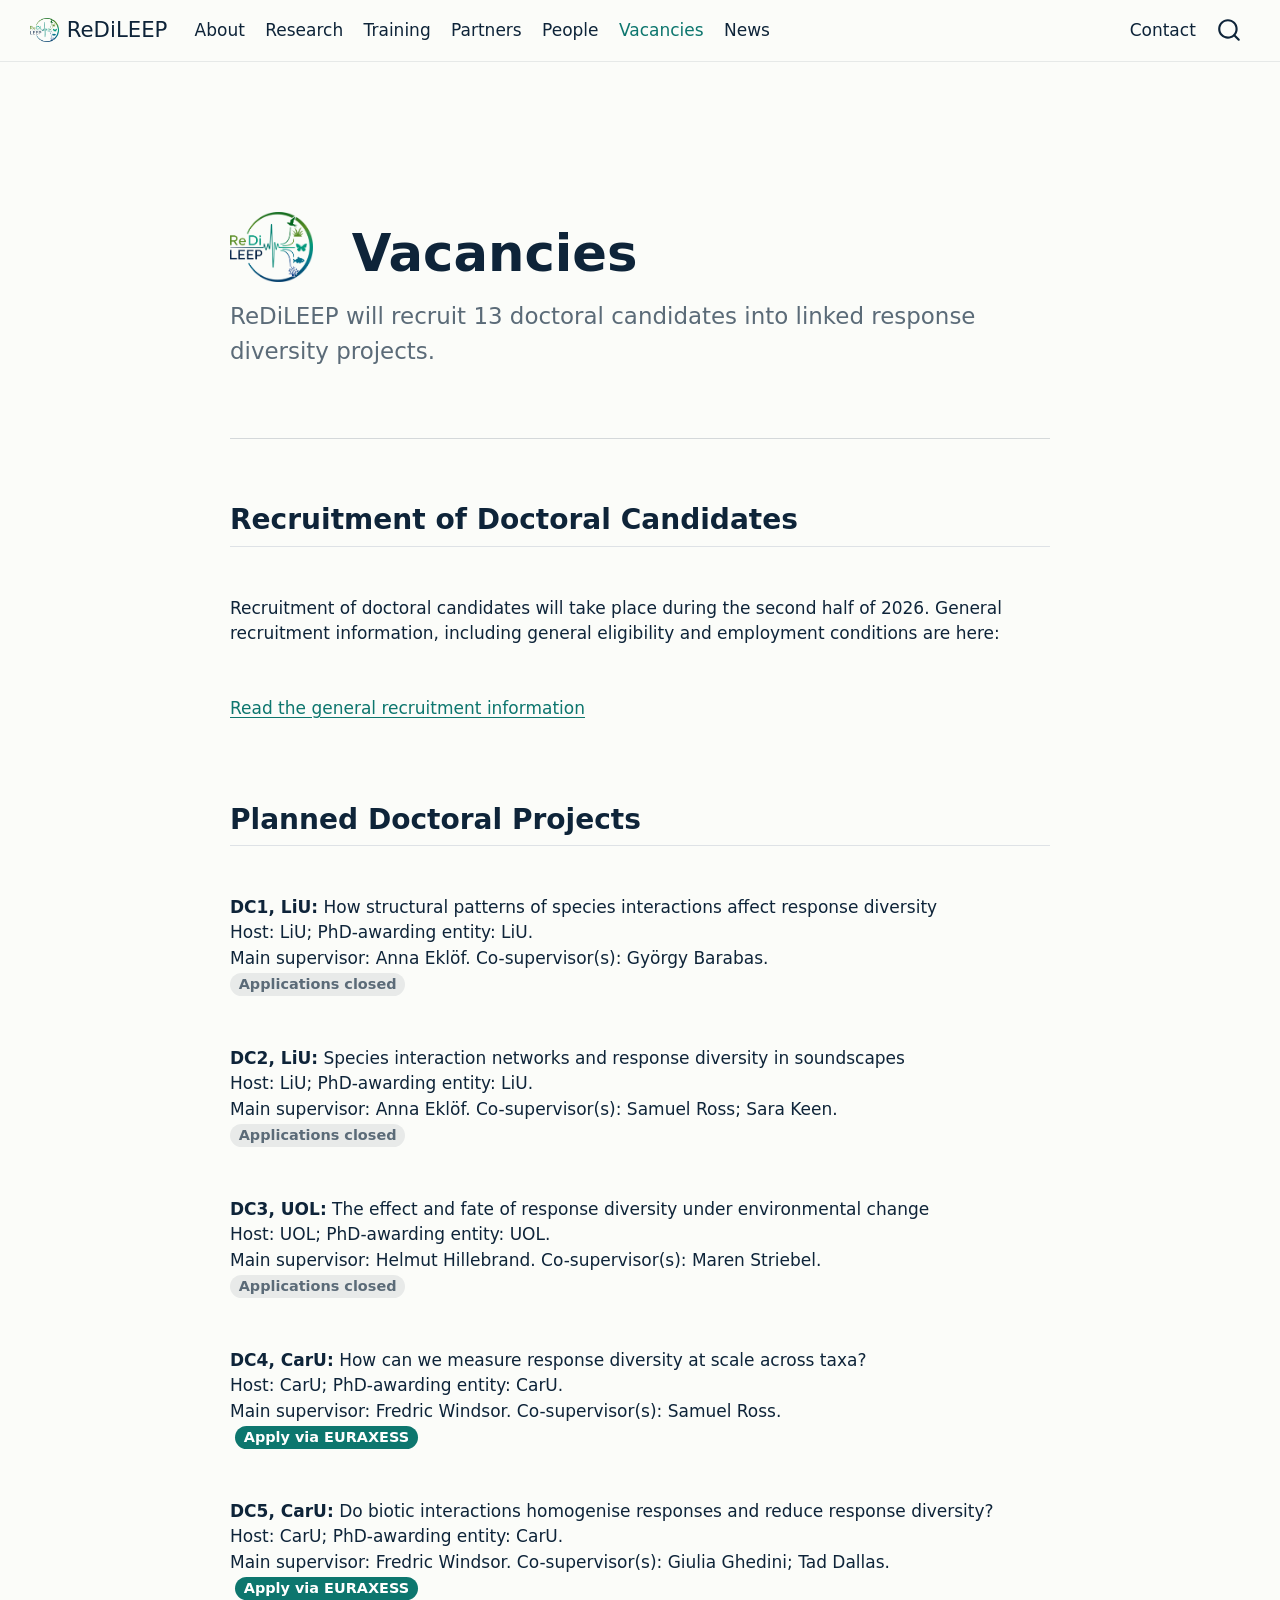
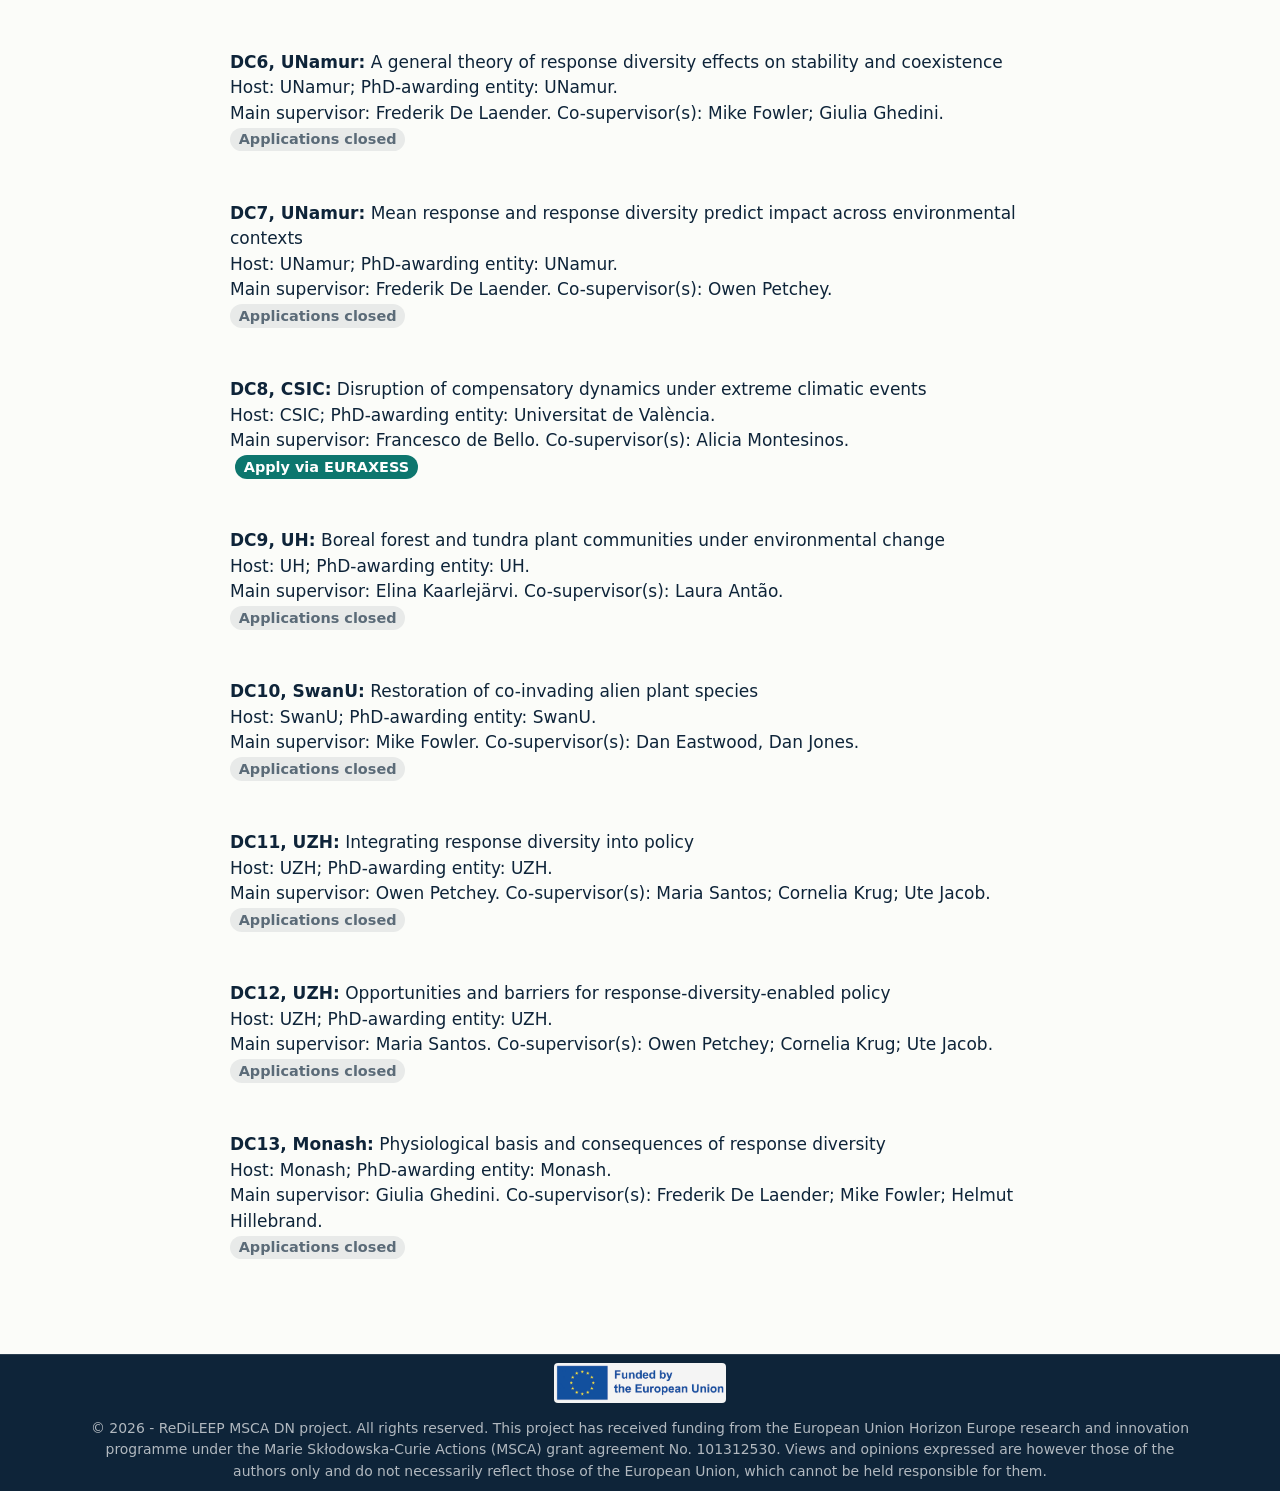
<file: vacancies.html>
<!DOCTYPE html>
<html xmlns="http://www.w3.org/1999/xhtml" lang="en" xml:lang="en"><head>

<meta charset="utf-8">
<meta name="generator" content="quarto-1.10.19">

<meta name="viewport" content="width=device-width, initial-scale=1.0, user-scalable=yes">

<meta name="description" content="Doctoral candidate vacancies for ReDiLEEP.">

<title>Vacancies – ReDiLEEP</title>
<style>
/* Default styles provided by pandoc.
** See https://pandoc.org/MANUAL.html#variables-for-html for config info.
*/
span.smallcaps{font-variant: small-caps;}
div.columns{display: flex; gap: 1.5em;}
div.column{flex: auto;}
@media screen {
div.columns{gap: min(4vw, 1.5em);}
div.column{overflow-x: auto;}
}
div.hanging-indent{margin-left: 1.5em; text-indent: -1.5em;}
ul.task-list{list-style: none;}
ul.task-list li input[type="checkbox"] {
  width: 0.8em;
  margin: 0 0.8em 0.2em -1em; /* quarto-specific, see https://github.com/quarto-dev/quarto-cli/issues/4556 */ 
  vertical-align: middle;
}
</style>


<script src="site_libs/quarto-nav/quarto-nav.js"></script>
<script src="site_libs/clipboard/clipboard.min.js"></script>
<script src="site_libs/quarto-search/autocomplete.umd.js"></script>
<script src="site_libs/quarto-search/fuse.min.js"></script>
<script src="site_libs/quarto-search/quarto-search.js"></script>
<meta name="quarto:offset" content="./">
<link href="./assets/favicon.svg" rel="icon" type="image/svg+xml">
<script src="site_libs/quarto-html/quarto.js" type="module"></script>
<script src="site_libs/quarto-html/tabsets/tabsets.js" type="module"></script>
<script src="site_libs/quarto-html/popper.min.js"></script>
<script src="site_libs/quarto-html/tippy.umd.min.js"></script>
<script src="site_libs/quarto-html/anchor.min.js"></script>
<link href="site_libs/quarto-html/tippy.css" rel="stylesheet">
<link href="site_libs/quarto-html/quarto-syntax-highlighting-bf27225e3a48a9273f3daa8f8e829971.css" rel="stylesheet" id="quarto-text-highlighting-styles">
<script src="site_libs/bootstrap/bootstrap.min.js"></script>
<link href="site_libs/bootstrap/bootstrap-icons.css" rel="stylesheet">
<link href="site_libs/bootstrap/bootstrap-3c1e86ada03f4d331328c699ac82174e.min.css" rel="stylesheet" append-hash="true" id="quarto-bootstrap" data-mode="light">
<script id="quarto-search-options" type="application/json">{
  "location": "navbar",
  "copy-button": false,
  "collapse-after": 3,
  "panel-placement": "end",
  "type": "overlay",
  "limit": 50,
  "keyboard-shortcut": [
    "f",
    "/",
    "s"
  ],
  "show-item-context": false,
  "language": {
    "search-no-results-text": "No results",
    "search-matching-documents-text": "matching documents",
    "search-copy-link-title": "Copy link to search",
    "search-hide-matches-text": "Hide additional matches",
    "search-more-match-text": "more match in this document",
    "search-more-matches-text": "more matches in this document",
    "search-clear-button-title": "Clear",
    "search-text-placeholder": "",
    "search-detached-cancel-button-title": "Cancel",
    "search-submit-button-title": "Submit",
    "search-label": "Search"
  }
}</script>
<style>html{ scroll-behavior: smooth; }</style>


</head>

<body class="nav-fixed quarto-light">

<div id="quarto-search-results"></div>
  <header id="quarto-header" class="headroom fixed-top">
    <nav class="navbar navbar-expand-lg " data-bs-theme="dark">
      <div class="navbar-container container-fluid">
      <div class="navbar-brand-container mx-auto">
    <a href="./index.html" class="navbar-brand navbar-brand-logo">
    <img src="./assets/network-logo/redileep-logo.png" alt="" class="navbar-logo light-content">
    <img src="./assets/network-logo/redileep-logo.png" alt="" class="navbar-logo dark-content">
    </a>
    <a class="navbar-brand" href="./index.html">
    <span class="navbar-title">ReDiLEEP</span>
    </a>
  </div>
            <div id="quarto-search" class="" title="Search"></div>
          <button class="navbar-toggler" type="button" data-bs-toggle="collapse" data-bs-target="#navbarCollapse" aria-controls="navbarCollapse" role="menu" aria-expanded="false" aria-label="Toggle navigation" onclick="if (window.quartoToggleHeadroom) { window.quartoToggleHeadroom(); }">
  <span class="navbar-toggler-icon"></span>
</button>
          <div class="collapse navbar-collapse" id="navbarCollapse">
            <ul class="navbar-nav navbar-nav-scroll me-auto">
  <li class="nav-item">
    <a class="nav-link" href="./about.html"> 
<span class="menu-text">About</span></a>
  </li>  
  <li class="nav-item">
    <a class="nav-link" href="./research.html"> 
<span class="menu-text">Research</span></a>
  </li>  
  <li class="nav-item">
    <a class="nav-link" href="./training.html"> 
<span class="menu-text">Training</span></a>
  </li>  
  <li class="nav-item">
    <a class="nav-link" href="./partners.html"> 
<span class="menu-text">Partners</span></a>
  </li>  
  <li class="nav-item">
    <a class="nav-link" href="./people.html"> 
<span class="menu-text">People</span></a>
  </li>  
  <li class="nav-item">
    <a class="nav-link active" href="./vacancies.html" aria-current="page"> 
<span class="menu-text">Vacancies</span></a>
  </li>  
  <li class="nav-item">
    <a class="nav-link" href="./news.html"> 
<span class="menu-text">News</span></a>
  </li>  
</ul>
            <ul class="navbar-nav navbar-nav-scroll ms-auto">
  <li class="nav-item">
    <a class="nav-link" href="./contact.html"> 
<span class="menu-text">Contact</span></a>
  </li>  
</ul>
          </div> <!-- /navcollapse -->
            <div class="quarto-navbar-tools">
</div>
      </div> <!-- /container-fluid -->
    </nav>
</header>
<!-- content -->
<div id="quarto-content" class="quarto-container page-columns page-rows-contents page-layout-full page-navbar">
<!-- sidebar -->
<!-- margin-sidebar -->
    
<!-- main -->
<main class="content column-page" id="quarto-document-content">

<header id="title-block-header" class="quarto-title-block default">
<div class="quarto-title">
<h1 class="title">Vacancies</h1>
</div>

<div>
  <div class="description">
    Doctoral candidate vacancies for ReDiLEEP.
  </div>
</div>


<div class="quarto-title-meta column-page">

    
  
    
  </div>
  


</header>


<section id="vacancies" class="level1 page-heading">
<h1><img src="assets/network-logo/redileep-logo.png" class="title-mark img-fluid" alt=""> Vacancies</h1>
<p>ReDiLEEP will recruit 13 doctoral candidates into linked response diversity projects.</p>
</section>
<section id="recruitment-of-doctoral-candidates" class="level2 text-list">
<h2 class="anchored" data-anchor-id="recruitment-of-doctoral-candidates">Recruitment of Doctoral Candidates</h2>
<p>Recruitment of doctoral candidates will take place during the second half of 2026. General recruitment information, including general eligibility and employment conditions are here:</p>
<p><a href="./news/recruitment-information.html">Read the general recruitment information</a></p>
</section>
<section id="planned-doctoral-projects" class="level2 text-list">
<h2 class="anchored" data-anchor-id="planned-doctoral-projects">Planned Doctoral Projects</h2>
<p><strong>DC1, LiU:</strong> How structural patterns of species interactions affect response diversity<br>
Host: LiU; PhD-awarding entity: LiU.<br>
Main supervisor: Anna Eklöf. Co-supervisor(s): György Barabas.<br>
<span class="status-closed">Applications closed</span></p>
<p><strong>DC2, LiU:</strong> Species interaction networks and response diversity in soundscapes<br>
Host: LiU; PhD-awarding entity: LiU.<br>
Main supervisor: Anna Eklöf. Co-supervisor(s): Samuel Ross; Sara Keen.<br>
<span class="status-closed">Applications closed</span></p>
<p><strong>DC3, UOL:</strong> The effect and fate of response diversity under environmental change<br>
Host: UOL; PhD-awarding entity: UOL.<br>
Main supervisor: Helmut Hillebrand. Co-supervisor(s): Maren Striebel.<br>
<span class="status-closed">Applications closed</span></p>
<p><strong>DC4, CarU:</strong> How can we measure response diversity at scale across taxa?<br>
Host: CarU; PhD-awarding entity: CarU.<br>
Main supervisor: Fredric Windsor. Co-supervisor(s): Samuel Ross.<br>
<a href="https://euraxess.ec.europa.eu/jobs/475964" class="btn-inline">Apply via EURAXESS</a></p>
<p><strong>DC5, CarU:</strong> Do biotic interactions homogenise responses and reduce response diversity?<br>
Host: CarU; PhD-awarding entity: CarU.<br>
Main supervisor: Fredric Windsor. Co-supervisor(s): Giulia Ghedini; Tad Dallas.<br>
<a href="https://euraxess.ec.europa.eu/jobs/475966" class="btn-inline">Apply via EURAXESS</a></p>
<p><strong>DC6, UNamur:</strong> A general theory of response diversity effects on stability and coexistence<br>
Host: UNamur; PhD-awarding entity: UNamur.<br>
Main supervisor: Frederik De Laender. Co-supervisor(s): Mike Fowler; Giulia Ghedini.<br>
<span class="status-closed">Applications closed</span></p>
<p><strong>DC7, UNamur:</strong> Mean response and response diversity predict impact across environmental contexts<br>
Host: UNamur; PhD-awarding entity: UNamur.<br>
Main supervisor: Frederik De Laender. Co-supervisor(s): Owen Petchey.<br>
<span class="status-closed">Applications closed</span></p>
<p><strong>DC8, CSIC:</strong> Disruption of compensatory dynamics under extreme climatic events<br>
Host: CSIC; PhD-awarding entity: Universitat de València.<br>
Main supervisor: Francesco de Bello. Co-supervisor(s): Alicia Montesinos.<br>
<a href="https://euraxess.ec.europa.eu/jobs/466532" class="btn-inline">Apply via EURAXESS</a></p>
<p><strong>DC9, UH:</strong> Boreal forest and tundra plant communities under environmental change<br>
Host: UH; PhD-awarding entity: UH.<br>
Main supervisor: Elina Kaarlejärvi. Co-supervisor(s): Laura Antão.<br>
<span class="status-closed">Applications closed</span></p>
<p><strong>DC10, SwanU:</strong> Restoration of co-invading alien plant species<br>
Host: SwanU; PhD-awarding entity: SwanU.<br>
Main supervisor: Mike Fowler. Co-supervisor(s): Dan Eastwood, Dan Jones.<br>
<span class="status-closed">Applications closed</span></p>
<p><strong>DC11, UZH:</strong> Integrating response diversity into policy<br>
Host: UZH; PhD-awarding entity: UZH.<br>
Main supervisor: Owen Petchey. Co-supervisor(s): Maria Santos; Cornelia Krug; Ute Jacob.<br>
<span class="status-closed">Applications closed</span></p>
<p><strong>DC12, UZH:</strong> Opportunities and barriers for response-diversity-enabled policy<br>
Host: UZH; PhD-awarding entity: UZH.<br>
Main supervisor: Maria Santos. Co-supervisor(s): Owen Petchey; Cornelia Krug; Ute Jacob.<br>
<span class="status-closed">Applications closed</span></p>
<p><strong>DC13, Monash:</strong> Physiological basis and consequences of response diversity<br>
Host: Monash; PhD-awarding entity: Monash.<br>
Main supervisor: Giulia Ghedini. Co-supervisor(s): Frederik De Laender; Mike Fowler; Helmut Hillebrand.<br>
<span class="status-closed">Applications closed</span></p>
</section>



</main> <!-- /main -->
<script id="quarto-html-after-body" type="application/javascript">
  window.document.addEventListener("DOMContentLoaded", function (event) {
    const icon = "";
    const anchorJS = new window.AnchorJS();
    anchorJS.options = {
      placement: 'right',
      icon: icon
    };
    anchorJS.add('.anchored');
    const isCodeAnnotation = (el) => {
      for (const clz of el.classList) {
        if (clz.startsWith('code-annotation-')) {                     
          return true;
        }
      }
      return false;
    }
    const onCopySuccess = function(e) {
      // button target
      const button = e.trigger;
      // don't keep focus
      button.blur();
      // flash "checked"
      button.classList.add('code-copy-button-checked');
      var currentTitle = button.getAttribute("title");
      button.setAttribute("title", "Copied!");
      let tooltip;
      if (window.bootstrap) {
        button.setAttribute("data-bs-toggle", "tooltip");
        button.setAttribute("data-bs-placement", "left");
        button.setAttribute("data-bs-title", "Copied!");
        tooltip = new bootstrap.Tooltip(button, 
          { trigger: "manual", 
            customClass: "code-copy-button-tooltip",
            offset: [0, -8]});
        tooltip.show();    
      }
      setTimeout(function() {
        if (tooltip) {
          tooltip.hide();
          button.removeAttribute("data-bs-title");
          button.removeAttribute("data-bs-toggle");
          button.removeAttribute("data-bs-placement");
        }
        button.setAttribute("title", currentTitle);
        button.classList.remove('code-copy-button-checked');
      }, 1000);
      // clear code selection
      e.clearSelection();
    }
    const getTextToCopy = function(trigger) {
      const outerScaffold = trigger.parentElement.cloneNode(true);
      const codeEl = outerScaffold.querySelector('code');
      for (const childEl of codeEl.children) {
        if (isCodeAnnotation(childEl)) {
          childEl.remove();
        }
      }
      return codeEl.innerText;
    }
    const clipboard = new window.ClipboardJS('.code-copy-button:not([data-in-quarto-modal])', {
      text: getTextToCopy
    });
    clipboard.on('success', onCopySuccess);
    if (window.document.getElementById('quarto-embedded-source-code-modal')) {
      const clipboardModal = new window.ClipboardJS('.code-copy-button[data-in-quarto-modal]', {
        text: getTextToCopy,
        container: window.document.getElementById('quarto-embedded-source-code-modal')
      });
      clipboardModal.on('success', onCopySuccess);
    }
      var localhostRegex = new RegExp(/^(?:http|https):\/\/localhost\:?[0-9]*\//);
      var mailtoRegex = new RegExp(/^mailto:/);
        var filterRegex = new RegExp("https:\/\/redileep\.eu");
      var isInternal = (href) => {
          return filterRegex.test(href) || localhostRegex.test(href) || mailtoRegex.test(href);
      }
      // Inspect non-navigation links and adorn them if external
     var links = window.document.querySelectorAll('a[href]:not(.nav-link):not(.navbar-brand):not(.toc-action):not(.sidebar-link):not(.sidebar-item-toggle):not(.pagination-link):not(.no-external):not([aria-hidden]):not(.dropdown-item):not(.quarto-navigation-tool):not(.about-link)');
      for (var i=0; i<links.length; i++) {
        const link = links[i];
        if (!isInternal(link.href)) {
          // undo the damage that might have been done by quarto-nav.js in the case of
          // links that we want to consider external
          if (link.dataset.originalHref !== undefined) {
            link.href = link.dataset.originalHref;
          }
            // target, if specified
            link.setAttribute("target", "_blank");
            if (link.getAttribute("rel") === null) {
              link.setAttribute("rel", "noopener");
            }
        }
      }
    function tippyHover(el, contentFn, onTriggerFn, onUntriggerFn) {
      const config = {
        allowHTML: true,
        maxWidth: 500,
        delay: 100,
        arrow: false,
        appendTo: function(el) {
            return el.parentElement;
        },
        interactive: true,
        interactiveBorder: 10,
        theme: 'quarto',
        placement: 'bottom-start',
      };
      if (contentFn) {
        config.content = contentFn;
      }
      if (onTriggerFn) {
        config.onTrigger = onTriggerFn;
      }
      if (onUntriggerFn) {
        config.onUntrigger = onUntriggerFn;
      }
      window.tippy(el, config); 
    }
    const noterefs = window.document.querySelectorAll('a[role="doc-noteref"]');
    for (var i=0; i<noterefs.length; i++) {
      const ref = noterefs[i];
      tippyHover(ref, function() {
        // use id or data attribute instead here
        let href = ref.getAttribute('data-footnote-href') || ref.getAttribute('href');
        try { href = new URL(href).hash; } catch {}
        const id = href.replace(/^#\/?/, "");
        const note = window.document.getElementById(id);
        if (note) {
          return note.innerHTML;
        } else {
          return "";
        }
      });
    }
    const xrefs = window.document.querySelectorAll('a.quarto-xref');
    const processXRef = (id, note) => {
      // Strip column container classes
      const stripColumnClz = (el) => {
        el.classList.remove("page-full", "page-columns");
        if (el.children) {
          for (const child of el.children) {
            stripColumnClz(child);
          }
        }
      }
      stripColumnClz(note)
      if (id === null || id.startsWith('sec-')) {
        // Special case sections, only their first couple elements
        const container = document.createElement("div");
        if (note.children && note.children.length > 2) {
          container.appendChild(note.children[0].cloneNode(true));
          for (let i = 1; i < note.children.length; i++) {
            const child = note.children[i];
            if (child.tagName === "P" && child.innerText === "") {
              continue;
            } else {
              container.appendChild(child.cloneNode(true));
              break;
            }
          }
          if (window.Quarto?.typesetMath) {
            window.Quarto.typesetMath(container);
          }
          return container.innerHTML
        } else {
          if (window.Quarto?.typesetMath) {
            window.Quarto.typesetMath(note);
          }
          return note.innerHTML;
        }
      } else {
        // Remove any anchor links if they are present
        const anchorLink = note.querySelector('a.anchorjs-link');
        if (anchorLink) {
          anchorLink.remove();
        }
        if (window.Quarto?.typesetMath) {
          window.Quarto.typesetMath(note);
        }
        if (note.classList.contains("callout")) {
          return note.outerHTML;
        } else {
          return note.innerHTML;
        }
      }
    }
    for (var i=0; i<xrefs.length; i++) {
      const xref = xrefs[i];
      tippyHover(xref, undefined, function(instance) {
        instance.disable();
        let url = xref.getAttribute('href');
        let hash = undefined; 
        if (url.startsWith('#')) {
          hash = url;
        } else {
          try { hash = new URL(url).hash; } catch {}
        }
        if (hash) {
          const id = hash.replace(/^#\/?/, "");
          const note = window.document.getElementById(id);
          if (note !== null) {
            try {
              const html = processXRef(id, note.cloneNode(true));
              instance.setContent(html);
            } finally {
              instance.enable();
              instance.show();
            }
          } else {
            // See if we can fetch this
            fetch(url.split('#')[0])
            .then(res => res.text())
            .then(html => {
              const parser = new DOMParser();
              const htmlDoc = parser.parseFromString(html, "text/html");
              const note = htmlDoc.getElementById(id);
              if (note !== null) {
                const html = processXRef(id, note);
                instance.setContent(html);
              } 
            }).finally(() => {
              instance.enable();
              instance.show();
            });
          }
        } else {
          // See if we can fetch a full url (with no hash to target)
          // This is a special case and we should probably do some content thinning / targeting
          fetch(url)
          .then(res => res.text())
          .then(html => {
            const parser = new DOMParser();
            const htmlDoc = parser.parseFromString(html, "text/html");
            const note = htmlDoc.querySelector('main.content');
            if (note !== null) {
              // This should only happen for chapter cross references
              // (since there is no id in the URL)
              // remove the first header
              if (note.children.length > 0 && note.children[0].tagName === "HEADER") {
                note.children[0].remove();
              }
              const html = processXRef(null, note);
              instance.setContent(html);
            } 
          }).finally(() => {
            instance.enable();
            instance.show();
          });
        }
      }, function(instance) {
      });
    }
        let selectedAnnoteEl;
        const selectorForAnnotation = ( cell, annotation) => {
          let cellAttr = 'data-code-cell="' + cell + '"';
          let lineAttr = 'data-code-annotation="' +  annotation + '"';
          const selector = 'span[' + cellAttr + '][' + lineAttr + ']';
          return selector;
        }
        const selectCodeLines = (annoteEl) => {
          const doc = window.document;
          const targetCell = annoteEl.getAttribute("data-target-cell");
          const targetAnnotation = annoteEl.getAttribute("data-target-annotation");
          const annoteSpan = window.document.querySelector(selectorForAnnotation(targetCell, targetAnnotation));
          const lines = annoteSpan.getAttribute("data-code-lines").split(",");
          const lineIds = lines.map((line) => {
            return targetCell + "-" + line;
          })
          let top = null;
          let height = null;
          let parent = null;
          if (lineIds.length > 0) {
              //compute the position of the single el (top and bottom and make a div)
              const el = window.document.getElementById(lineIds[0]);
              top = el.offsetTop;
              height = el.offsetHeight;
              parent = el.parentElement.parentElement;
            if (lineIds.length > 1) {
              const lastEl = window.document.getElementById(lineIds[lineIds.length - 1]);
              const bottom = lastEl.offsetTop + lastEl.offsetHeight;
              height = bottom - top;
            }
            if (top !== null && height !== null && parent !== null) {
              // cook up a div (if necessary) and position it 
              let div = window.document.getElementById("code-annotation-line-highlight");
              if (div === null) {
                div = window.document.createElement("div");
                div.setAttribute("id", "code-annotation-line-highlight");
                div.style.position = 'absolute';
                parent.appendChild(div);
              }
              div.style.top = top - 2 + "px";
              div.style.height = height + 4 + "px";
              div.style.left = 0;
              let gutterDiv = window.document.getElementById("code-annotation-line-highlight-gutter");
              if (gutterDiv === null) {
                gutterDiv = window.document.createElement("div");
                gutterDiv.setAttribute("id", "code-annotation-line-highlight-gutter");
                gutterDiv.style.position = 'absolute';
                const codeCell = window.document.getElementById(targetCell);
                const gutter = codeCell.querySelector('.code-annotation-gutter');
                gutter.appendChild(gutterDiv);
              }
              gutterDiv.style.top = top - 2 + "px";
              gutterDiv.style.height = height + 4 + "px";
            }
            selectedAnnoteEl = annoteEl;
          }
        };
        const unselectCodeLines = () => {
          const elementsIds = ["code-annotation-line-highlight", "code-annotation-line-highlight-gutter"];
          elementsIds.forEach((elId) => {
            const div = window.document.getElementById(elId);
            if (div) {
              div.remove();
            }
          });
          selectedAnnoteEl = undefined;
        };
          // Handle positioning of the toggle
      window.addEventListener(
        "resize",
        throttle(() => {
          elRect = undefined;
          if (selectedAnnoteEl) {
            selectCodeLines(selectedAnnoteEl);
          }
        }, 10)
      );
      function throttle(fn, ms) {
      let throttle = false;
      let timer;
        return (...args) => {
          if(!throttle) { // first call gets through
              fn.apply(this, args);
              throttle = true;
          } else { // all the others get throttled
              if(timer) clearTimeout(timer); // cancel #2
              timer = setTimeout(() => {
                fn.apply(this, args);
                timer = throttle = false;
              }, ms);
          }
        };
      }
        // Attach click handler to the DT
        const annoteDls = window.document.querySelectorAll('dt[data-target-cell]');
        for (const annoteDlNode of annoteDls) {
          annoteDlNode.addEventListener('click', (event) => {
            const clickedEl = event.target;
            if (clickedEl !== selectedAnnoteEl) {
              unselectCodeLines();
              const activeEl = window.document.querySelector('dt[data-target-cell].code-annotation-active');
              if (activeEl) {
                activeEl.classList.remove('code-annotation-active');
              }
              selectCodeLines(clickedEl);
              clickedEl.classList.add('code-annotation-active');
            } else {
              // Unselect the line
              unselectCodeLines();
              clickedEl.classList.remove('code-annotation-active');
            }
          });
        }
    const findCites = (el) => {
      const parentEl = el.parentElement;
      if (parentEl) {
        const cites = parentEl.dataset.cites;
        if (cites) {
          return {
            el,
            cites: cites.split(' ')
          };
        } else {
          return findCites(el.parentElement)
        }
      } else {
        return undefined;
      }
    };
    var bibliorefs = window.document.querySelectorAll('a[role="doc-biblioref"]');
    for (var i=0; i<bibliorefs.length; i++) {
      const ref = bibliorefs[i];
      const citeInfo = findCites(ref);
      if (citeInfo) {
        tippyHover(citeInfo.el, function() {
          var popup = window.document.createElement('div');
          citeInfo.cites.forEach(function(cite) {
            var citeDiv = window.document.createElement('div');
            citeDiv.classList.add('hanging-indent');
            citeDiv.classList.add('csl-entry');
            var biblioDiv = window.document.getElementById('ref-' + cite);
            if (biblioDiv) {
              citeDiv.innerHTML = biblioDiv.innerHTML;
            }
            popup.appendChild(citeDiv);
          });
          return popup.innerHTML;
        });
      }
    }
  });
  </script>
</div> <!-- /content -->
<footer class="footer">
  <div class="nav-footer">
    <div class="nav-footer-left">
      &nbsp;
    </div>   
    <div class="nav-footer-center">
<img src="./assets/funder-logos/eu-funded.png" alt="Funded by the European Union" class="funder-logo">
<p>© 2026 - ReDiLEEP MSCA DN project. All rights reserved. This project has received funding from the European Union Horizon Europe research and innovation programme under the Marie Skłodowska-Curie Actions (MSCA) grant agreement No.&nbsp;101312530. Views and opinions expressed are however those of the authors only and do not necessarily reflect those of the European Union, which cannot be held responsible for them.</p>
</div>
    <div class="nav-footer-right">
      &nbsp;
    </div>
  </div>
</footer>




<script src="site_libs/quarto-html/zenscroll-min.js"></script>
</body></html>
</file>
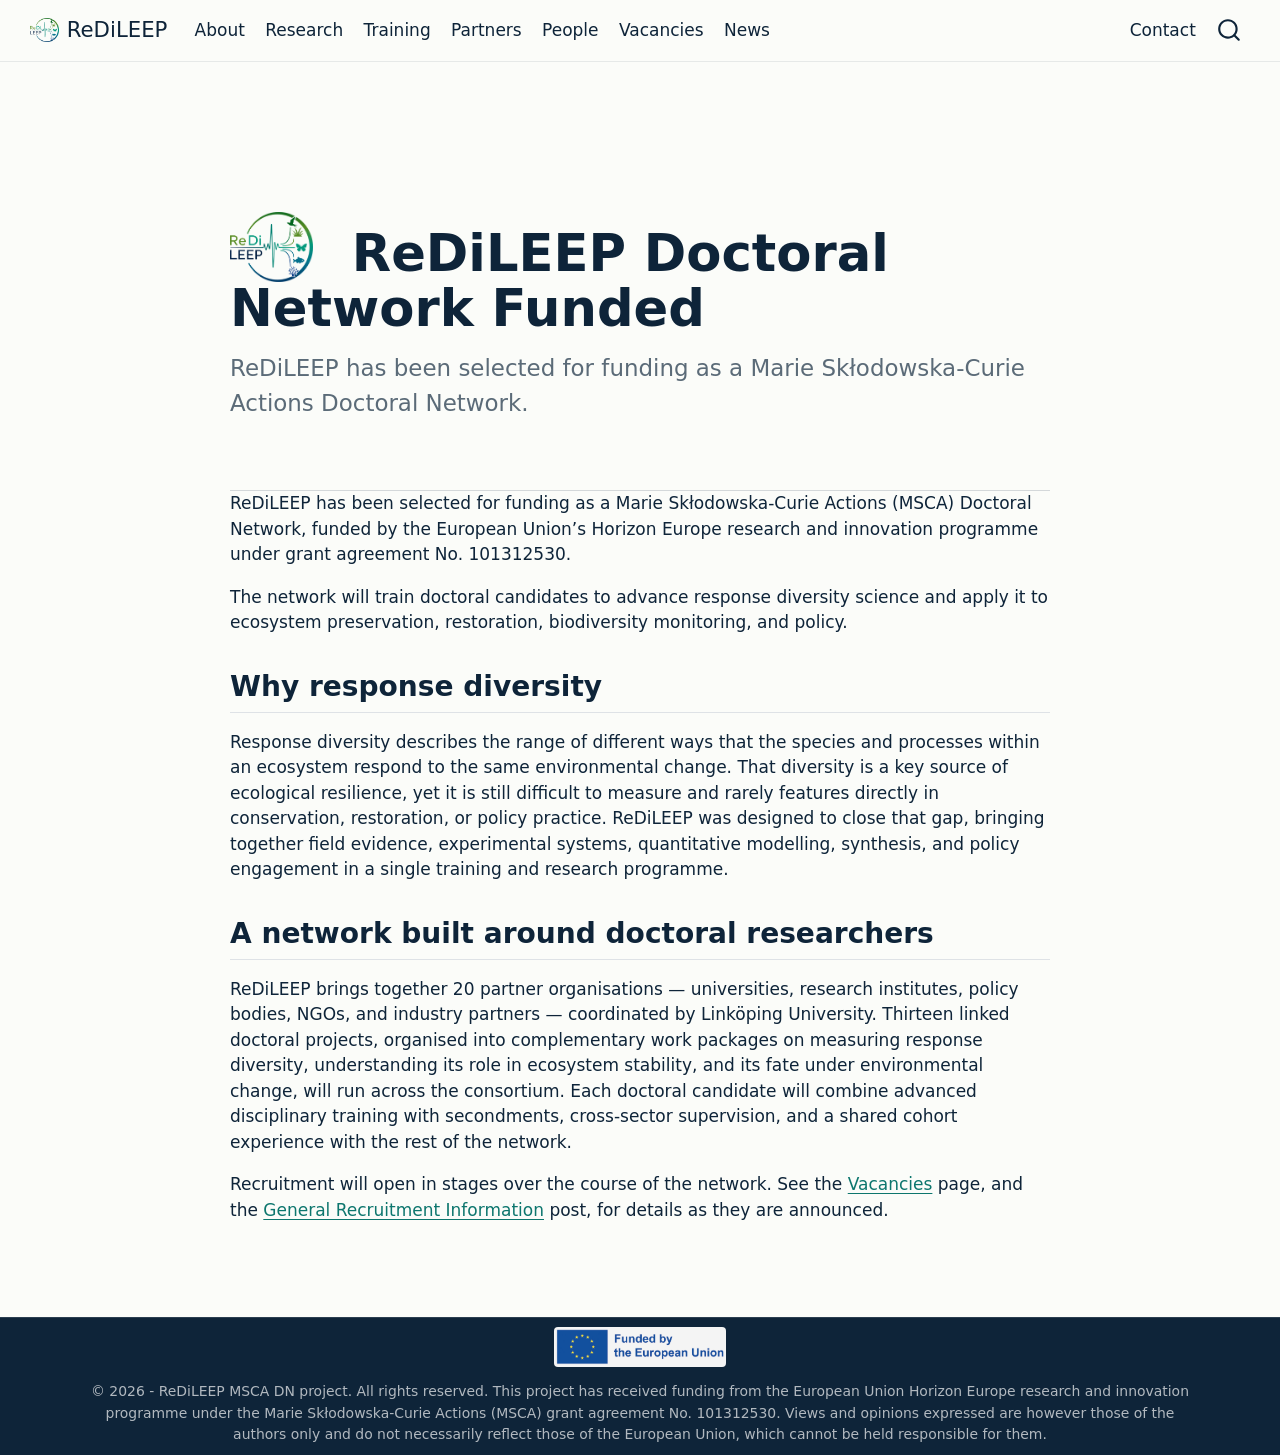
<file: news/funded.html>
<!DOCTYPE html>
<html xmlns="http://www.w3.org/1999/xhtml" lang="en" xml:lang="en"><head>

<meta charset="utf-8">
<meta name="generator" content="quarto-1.10.19">

<meta name="viewport" content="width=device-width, initial-scale=1.0, user-scalable=yes">

<meta name="dcterms.date" content="2026-05-20">
<meta name="description" content="ReDiLEEP has been selected for funding as a Marie Skłodowska-Curie Actions Doctoral Network.">

<title>ReDiLEEP Doctoral Network Funded – ReDiLEEP</title>
<style>
/* Default styles provided by pandoc.
** See https://pandoc.org/MANUAL.html#variables-for-html for config info.
*/
span.smallcaps{font-variant: small-caps;}
div.columns{display: flex; gap: 1.5em;}
div.column{flex: auto;}
@media screen {
div.columns{gap: min(4vw, 1.5em);}
div.column{overflow-x: auto;}
}
div.hanging-indent{margin-left: 1.5em; text-indent: -1.5em;}
ul.task-list{list-style: none;}
ul.task-list li input[type="checkbox"] {
  width: 0.8em;
  margin: 0 0.8em 0.2em -1em; /* quarto-specific, see https://github.com/quarto-dev/quarto-cli/issues/4556 */ 
  vertical-align: middle;
}
</style>


<script src="../site_libs/quarto-nav/quarto-nav.js"></script>
<script src="../site_libs/clipboard/clipboard.min.js"></script>
<script src="../site_libs/quarto-search/autocomplete.umd.js"></script>
<script src="../site_libs/quarto-search/fuse.min.js"></script>
<script src="../site_libs/quarto-search/quarto-search.js"></script>
<meta name="quarto:offset" content="../">
<link href="../assets/favicon.svg" rel="icon" type="image/svg+xml">
<script src="../site_libs/quarto-html/quarto.js" type="module"></script>
<script src="../site_libs/quarto-html/tabsets/tabsets.js" type="module"></script>
<script src="../site_libs/quarto-html/popper.min.js"></script>
<script src="../site_libs/quarto-html/tippy.umd.min.js"></script>
<script src="../site_libs/quarto-html/anchor.min.js"></script>
<link href="../site_libs/quarto-html/tippy.css" rel="stylesheet">
<link href="../site_libs/quarto-html/quarto-syntax-highlighting-bf27225e3a48a9273f3daa8f8e829971.css" rel="stylesheet" id="quarto-text-highlighting-styles">
<script src="../site_libs/bootstrap/bootstrap.min.js"></script>
<link href="../site_libs/bootstrap/bootstrap-icons.css" rel="stylesheet">
<link href="../site_libs/bootstrap/bootstrap-3c1e86ada03f4d331328c699ac82174e.min.css" rel="stylesheet" append-hash="true" id="quarto-bootstrap" data-mode="light">
<script id="quarto-search-options" type="application/json">{
  "location": "navbar",
  "copy-button": false,
  "collapse-after": 3,
  "panel-placement": "end",
  "type": "overlay",
  "limit": 50,
  "keyboard-shortcut": [
    "f",
    "/",
    "s"
  ],
  "show-item-context": false,
  "language": {
    "search-no-results-text": "No results",
    "search-matching-documents-text": "matching documents",
    "search-copy-link-title": "Copy link to search",
    "search-hide-matches-text": "Hide additional matches",
    "search-more-match-text": "more match in this document",
    "search-more-matches-text": "more matches in this document",
    "search-clear-button-title": "Clear",
    "search-text-placeholder": "",
    "search-detached-cancel-button-title": "Cancel",
    "search-submit-button-title": "Submit",
    "search-label": "Search"
  }
}</script>
<style>html{ scroll-behavior: smooth; }</style>


</head>

<body class="nav-fixed quarto-light">

<div id="quarto-search-results"></div>
  <header id="quarto-header" class="headroom fixed-top">
    <nav class="navbar navbar-expand-lg " data-bs-theme="dark">
      <div class="navbar-container container-fluid">
      <div class="navbar-brand-container mx-auto">
    <a href="../index.html" class="navbar-brand navbar-brand-logo">
    <img src="../assets/network-logo/redileep-logo.png" alt="" class="navbar-logo light-content">
    <img src="../assets/network-logo/redileep-logo.png" alt="" class="navbar-logo dark-content">
    </a>
    <a class="navbar-brand" href="../index.html">
    <span class="navbar-title">ReDiLEEP</span>
    </a>
  </div>
            <div id="quarto-search" class="" title="Search"></div>
          <button class="navbar-toggler" type="button" data-bs-toggle="collapse" data-bs-target="#navbarCollapse" aria-controls="navbarCollapse" role="menu" aria-expanded="false" aria-label="Toggle navigation" onclick="if (window.quartoToggleHeadroom) { window.quartoToggleHeadroom(); }">
  <span class="navbar-toggler-icon"></span>
</button>
          <div class="collapse navbar-collapse" id="navbarCollapse">
            <ul class="navbar-nav navbar-nav-scroll me-auto">
  <li class="nav-item">
    <a class="nav-link" href="../about.html"> 
<span class="menu-text">About</span></a>
  </li>  
  <li class="nav-item">
    <a class="nav-link" href="../research.html"> 
<span class="menu-text">Research</span></a>
  </li>  
  <li class="nav-item">
    <a class="nav-link" href="../training.html"> 
<span class="menu-text">Training</span></a>
  </li>  
  <li class="nav-item">
    <a class="nav-link" href="../partners.html"> 
<span class="menu-text">Partners</span></a>
  </li>  
  <li class="nav-item">
    <a class="nav-link" href="../people.html"> 
<span class="menu-text">People</span></a>
  </li>  
  <li class="nav-item">
    <a class="nav-link" href="../vacancies.html"> 
<span class="menu-text">Vacancies</span></a>
  </li>  
  <li class="nav-item">
    <a class="nav-link" href="../news.html"> 
<span class="menu-text">News</span></a>
  </li>  
</ul>
            <ul class="navbar-nav navbar-nav-scroll ms-auto">
  <li class="nav-item">
    <a class="nav-link" href="../contact.html"> 
<span class="menu-text">Contact</span></a>
  </li>  
</ul>
          </div> <!-- /navcollapse -->
            <div class="quarto-navbar-tools">
</div>
      </div> <!-- /container-fluid -->
    </nav>
</header>
<!-- content -->
<div id="quarto-content" class="quarto-container page-columns page-rows-contents page-layout-full page-navbar">
<!-- sidebar -->
<!-- margin-sidebar -->
    
<!-- main -->
<main class="content column-page" id="quarto-document-content">

<header id="title-block-header" class="quarto-title-block default">
<div class="quarto-title">
<h1 class="title">ReDiLEEP Doctoral Network Funded</h1>
  <div class="quarto-categories">
    <div class="quarto-category">funding</div>
    <div class="quarto-category">network</div>
  </div>
  </div>

<div>
  <div class="description">
    ReDiLEEP has been selected for funding as a Marie Skłodowska-Curie Actions Doctoral Network.
  </div>
</div>


<div class="quarto-title-meta column-page">

    
    <div>
    <div class="quarto-title-meta-heading">Published</div>
    <div class="quarto-title-meta-contents">
      <p class="date">May 20, 2026</p>
    </div>
  </div>
  
    
  </div>
  


</header>


<section id="redileep-doctoral-network-funded" class="level1 page-heading">
<h1><img src="../assets/network-logo/redileep-logo.png" class="title-mark img-fluid" alt=""> ReDiLEEP Doctoral Network Funded</h1>
<p>ReDiLEEP has been selected for funding as a Marie Skłodowska-Curie Actions Doctoral Network.</p>
</section>
<section>
<p>ReDiLEEP has been selected for funding as a Marie Skłodowska-Curie Actions (MSCA) Doctoral Network, funded by the European Union’s Horizon Europe research and innovation programme under grant agreement No.&nbsp;101312530.</p>
<p>The network will train doctoral candidates to advance response diversity science and apply it to ecosystem preservation, restoration, biodiversity monitoring, and policy.</p>
<section id="why-response-diversity" class="level2">
<h2 class="anchored" data-anchor-id="why-response-diversity">Why response diversity</h2>
<p>Response diversity describes the range of different ways that the species and processes within an ecosystem respond to the same environmental change. That diversity is a key source of ecological resilience, yet it is still difficult to measure and rarely features directly in conservation, restoration, or policy practice. ReDiLEEP was designed to close that gap, bringing together field evidence, experimental systems, quantitative modelling, synthesis, and policy engagement in a single training and research programme.</p>
</section>
<section id="a-network-built-around-doctoral-researchers" class="level2">
<h2 class="anchored" data-anchor-id="a-network-built-around-doctoral-researchers">A network built around doctoral researchers</h2>
<p>ReDiLEEP brings together 20 partner organisations — universities, research institutes, policy bodies, NGOs, and industry partners — coordinated by Linköping University. Thirteen linked doctoral projects, organised into complementary work packages on measuring response diversity, understanding its role in ecosystem stability, and its fate under environmental change, will run across the consortium. Each doctoral candidate will combine advanced disciplinary training with secondments, cross-sector supervision, and a shared cohort experience with the rest of the network.</p>
<p>Recruitment will open in stages over the course of the network. See the <a href="../vacancies.html">Vacancies</a> page, and the <a href="../news/recruitment-information.html">General Recruitment Information</a> post, for details as they are announced.</p>
</section>
</section>



</main> <!-- /main -->
<script id="quarto-html-after-body" type="application/javascript">
  window.document.addEventListener("DOMContentLoaded", function (event) {
    const icon = "";
    const anchorJS = new window.AnchorJS();
    anchorJS.options = {
      placement: 'right',
      icon: icon
    };
    anchorJS.add('.anchored');
    const isCodeAnnotation = (el) => {
      for (const clz of el.classList) {
        if (clz.startsWith('code-annotation-')) {                     
          return true;
        }
      }
      return false;
    }
    const onCopySuccess = function(e) {
      // button target
      const button = e.trigger;
      // don't keep focus
      button.blur();
      // flash "checked"
      button.classList.add('code-copy-button-checked');
      var currentTitle = button.getAttribute("title");
      button.setAttribute("title", "Copied!");
      let tooltip;
      if (window.bootstrap) {
        button.setAttribute("data-bs-toggle", "tooltip");
        button.setAttribute("data-bs-placement", "left");
        button.setAttribute("data-bs-title", "Copied!");
        tooltip = new bootstrap.Tooltip(button, 
          { trigger: "manual", 
            customClass: "code-copy-button-tooltip",
            offset: [0, -8]});
        tooltip.show();    
      }
      setTimeout(function() {
        if (tooltip) {
          tooltip.hide();
          button.removeAttribute("data-bs-title");
          button.removeAttribute("data-bs-toggle");
          button.removeAttribute("data-bs-placement");
        }
        button.setAttribute("title", currentTitle);
        button.classList.remove('code-copy-button-checked');
      }, 1000);
      // clear code selection
      e.clearSelection();
    }
    const getTextToCopy = function(trigger) {
      const outerScaffold = trigger.parentElement.cloneNode(true);
      const codeEl = outerScaffold.querySelector('code');
      for (const childEl of codeEl.children) {
        if (isCodeAnnotation(childEl)) {
          childEl.remove();
        }
      }
      return codeEl.innerText;
    }
    const clipboard = new window.ClipboardJS('.code-copy-button:not([data-in-quarto-modal])', {
      text: getTextToCopy
    });
    clipboard.on('success', onCopySuccess);
    if (window.document.getElementById('quarto-embedded-source-code-modal')) {
      const clipboardModal = new window.ClipboardJS('.code-copy-button[data-in-quarto-modal]', {
        text: getTextToCopy,
        container: window.document.getElementById('quarto-embedded-source-code-modal')
      });
      clipboardModal.on('success', onCopySuccess);
    }
      var localhostRegex = new RegExp(/^(?:http|https):\/\/localhost\:?[0-9]*\//);
      var mailtoRegex = new RegExp(/^mailto:/);
        var filterRegex = new RegExp("https:\/\/redileep\.eu");
      var isInternal = (href) => {
          return filterRegex.test(href) || localhostRegex.test(href) || mailtoRegex.test(href);
      }
      // Inspect non-navigation links and adorn them if external
     var links = window.document.querySelectorAll('a[href]:not(.nav-link):not(.navbar-brand):not(.toc-action):not(.sidebar-link):not(.sidebar-item-toggle):not(.pagination-link):not(.no-external):not([aria-hidden]):not(.dropdown-item):not(.quarto-navigation-tool):not(.about-link)');
      for (var i=0; i<links.length; i++) {
        const link = links[i];
        if (!isInternal(link.href)) {
          // undo the damage that might have been done by quarto-nav.js in the case of
          // links that we want to consider external
          if (link.dataset.originalHref !== undefined) {
            link.href = link.dataset.originalHref;
          }
            // target, if specified
            link.setAttribute("target", "_blank");
            if (link.getAttribute("rel") === null) {
              link.setAttribute("rel", "noopener");
            }
        }
      }
    function tippyHover(el, contentFn, onTriggerFn, onUntriggerFn) {
      const config = {
        allowHTML: true,
        maxWidth: 500,
        delay: 100,
        arrow: false,
        appendTo: function(el) {
            return el.parentElement;
        },
        interactive: true,
        interactiveBorder: 10,
        theme: 'quarto',
        placement: 'bottom-start',
      };
      if (contentFn) {
        config.content = contentFn;
      }
      if (onTriggerFn) {
        config.onTrigger = onTriggerFn;
      }
      if (onUntriggerFn) {
        config.onUntrigger = onUntriggerFn;
      }
      window.tippy(el, config); 
    }
    const noterefs = window.document.querySelectorAll('a[role="doc-noteref"]');
    for (var i=0; i<noterefs.length; i++) {
      const ref = noterefs[i];
      tippyHover(ref, function() {
        // use id or data attribute instead here
        let href = ref.getAttribute('data-footnote-href') || ref.getAttribute('href');
        try { href = new URL(href).hash; } catch {}
        const id = href.replace(/^#\/?/, "");
        const note = window.document.getElementById(id);
        if (note) {
          return note.innerHTML;
        } else {
          return "";
        }
      });
    }
    const xrefs = window.document.querySelectorAll('a.quarto-xref');
    const processXRef = (id, note) => {
      // Strip column container classes
      const stripColumnClz = (el) => {
        el.classList.remove("page-full", "page-columns");
        if (el.children) {
          for (const child of el.children) {
            stripColumnClz(child);
          }
        }
      }
      stripColumnClz(note)
      if (id === null || id.startsWith('sec-')) {
        // Special case sections, only their first couple elements
        const container = document.createElement("div");
        if (note.children && note.children.length > 2) {
          container.appendChild(note.children[0].cloneNode(true));
          for (let i = 1; i < note.children.length; i++) {
            const child = note.children[i];
            if (child.tagName === "P" && child.innerText === "") {
              continue;
            } else {
              container.appendChild(child.cloneNode(true));
              break;
            }
          }
          if (window.Quarto?.typesetMath) {
            window.Quarto.typesetMath(container);
          }
          return container.innerHTML
        } else {
          if (window.Quarto?.typesetMath) {
            window.Quarto.typesetMath(note);
          }
          return note.innerHTML;
        }
      } else {
        // Remove any anchor links if they are present
        const anchorLink = note.querySelector('a.anchorjs-link');
        if (anchorLink) {
          anchorLink.remove();
        }
        if (window.Quarto?.typesetMath) {
          window.Quarto.typesetMath(note);
        }
        if (note.classList.contains("callout")) {
          return note.outerHTML;
        } else {
          return note.innerHTML;
        }
      }
    }
    for (var i=0; i<xrefs.length; i++) {
      const xref = xrefs[i];
      tippyHover(xref, undefined, function(instance) {
        instance.disable();
        let url = xref.getAttribute('href');
        let hash = undefined; 
        if (url.startsWith('#')) {
          hash = url;
        } else {
          try { hash = new URL(url).hash; } catch {}
        }
        if (hash) {
          const id = hash.replace(/^#\/?/, "");
          const note = window.document.getElementById(id);
          if (note !== null) {
            try {
              const html = processXRef(id, note.cloneNode(true));
              instance.setContent(html);
            } finally {
              instance.enable();
              instance.show();
            }
          } else {
            // See if we can fetch this
            fetch(url.split('#')[0])
            .then(res => res.text())
            .then(html => {
              const parser = new DOMParser();
              const htmlDoc = parser.parseFromString(html, "text/html");
              const note = htmlDoc.getElementById(id);
              if (note !== null) {
                const html = processXRef(id, note);
                instance.setContent(html);
              } 
            }).finally(() => {
              instance.enable();
              instance.show();
            });
          }
        } else {
          // See if we can fetch a full url (with no hash to target)
          // This is a special case and we should probably do some content thinning / targeting
          fetch(url)
          .then(res => res.text())
          .then(html => {
            const parser = new DOMParser();
            const htmlDoc = parser.parseFromString(html, "text/html");
            const note = htmlDoc.querySelector('main.content');
            if (note !== null) {
              // This should only happen for chapter cross references
              // (since there is no id in the URL)
              // remove the first header
              if (note.children.length > 0 && note.children[0].tagName === "HEADER") {
                note.children[0].remove();
              }
              const html = processXRef(null, note);
              instance.setContent(html);
            } 
          }).finally(() => {
            instance.enable();
            instance.show();
          });
        }
      }, function(instance) {
      });
    }
        let selectedAnnoteEl;
        const selectorForAnnotation = ( cell, annotation) => {
          let cellAttr = 'data-code-cell="' + cell + '"';
          let lineAttr = 'data-code-annotation="' +  annotation + '"';
          const selector = 'span[' + cellAttr + '][' + lineAttr + ']';
          return selector;
        }
        const selectCodeLines = (annoteEl) => {
          const doc = window.document;
          const targetCell = annoteEl.getAttribute("data-target-cell");
          const targetAnnotation = annoteEl.getAttribute("data-target-annotation");
          const annoteSpan = window.document.querySelector(selectorForAnnotation(targetCell, targetAnnotation));
          const lines = annoteSpan.getAttribute("data-code-lines").split(",");
          const lineIds = lines.map((line) => {
            return targetCell + "-" + line;
          })
          let top = null;
          let height = null;
          let parent = null;
          if (lineIds.length > 0) {
              //compute the position of the single el (top and bottom and make a div)
              const el = window.document.getElementById(lineIds[0]);
              top = el.offsetTop;
              height = el.offsetHeight;
              parent = el.parentElement.parentElement;
            if (lineIds.length > 1) {
              const lastEl = window.document.getElementById(lineIds[lineIds.length - 1]);
              const bottom = lastEl.offsetTop + lastEl.offsetHeight;
              height = bottom - top;
            }
            if (top !== null && height !== null && parent !== null) {
              // cook up a div (if necessary) and position it 
              let div = window.document.getElementById("code-annotation-line-highlight");
              if (div === null) {
                div = window.document.createElement("div");
                div.setAttribute("id", "code-annotation-line-highlight");
                div.style.position = 'absolute';
                parent.appendChild(div);
              }
              div.style.top = top - 2 + "px";
              div.style.height = height + 4 + "px";
              div.style.left = 0;
              let gutterDiv = window.document.getElementById("code-annotation-line-highlight-gutter");
              if (gutterDiv === null) {
                gutterDiv = window.document.createElement("div");
                gutterDiv.setAttribute("id", "code-annotation-line-highlight-gutter");
                gutterDiv.style.position = 'absolute';
                const codeCell = window.document.getElementById(targetCell);
                const gutter = codeCell.querySelector('.code-annotation-gutter');
                gutter.appendChild(gutterDiv);
              }
              gutterDiv.style.top = top - 2 + "px";
              gutterDiv.style.height = height + 4 + "px";
            }
            selectedAnnoteEl = annoteEl;
          }
        };
        const unselectCodeLines = () => {
          const elementsIds = ["code-annotation-line-highlight", "code-annotation-line-highlight-gutter"];
          elementsIds.forEach((elId) => {
            const div = window.document.getElementById(elId);
            if (div) {
              div.remove();
            }
          });
          selectedAnnoteEl = undefined;
        };
          // Handle positioning of the toggle
      window.addEventListener(
        "resize",
        throttle(() => {
          elRect = undefined;
          if (selectedAnnoteEl) {
            selectCodeLines(selectedAnnoteEl);
          }
        }, 10)
      );
      function throttle(fn, ms) {
      let throttle = false;
      let timer;
        return (...args) => {
          if(!throttle) { // first call gets through
              fn.apply(this, args);
              throttle = true;
          } else { // all the others get throttled
              if(timer) clearTimeout(timer); // cancel #2
              timer = setTimeout(() => {
                fn.apply(this, args);
                timer = throttle = false;
              }, ms);
          }
        };
      }
        // Attach click handler to the DT
        const annoteDls = window.document.querySelectorAll('dt[data-target-cell]');
        for (const annoteDlNode of annoteDls) {
          annoteDlNode.addEventListener('click', (event) => {
            const clickedEl = event.target;
            if (clickedEl !== selectedAnnoteEl) {
              unselectCodeLines();
              const activeEl = window.document.querySelector('dt[data-target-cell].code-annotation-active');
              if (activeEl) {
                activeEl.classList.remove('code-annotation-active');
              }
              selectCodeLines(clickedEl);
              clickedEl.classList.add('code-annotation-active');
            } else {
              // Unselect the line
              unselectCodeLines();
              clickedEl.classList.remove('code-annotation-active');
            }
          });
        }
    const findCites = (el) => {
      const parentEl = el.parentElement;
      if (parentEl) {
        const cites = parentEl.dataset.cites;
        if (cites) {
          return {
            el,
            cites: cites.split(' ')
          };
        } else {
          return findCites(el.parentElement)
        }
      } else {
        return undefined;
      }
    };
    var bibliorefs = window.document.querySelectorAll('a[role="doc-biblioref"]');
    for (var i=0; i<bibliorefs.length; i++) {
      const ref = bibliorefs[i];
      const citeInfo = findCites(ref);
      if (citeInfo) {
        tippyHover(citeInfo.el, function() {
          var popup = window.document.createElement('div');
          citeInfo.cites.forEach(function(cite) {
            var citeDiv = window.document.createElement('div');
            citeDiv.classList.add('hanging-indent');
            citeDiv.classList.add('csl-entry');
            var biblioDiv = window.document.getElementById('ref-' + cite);
            if (biblioDiv) {
              citeDiv.innerHTML = biblioDiv.innerHTML;
            }
            popup.appendChild(citeDiv);
          });
          return popup.innerHTML;
        });
      }
    }
  });
  </script>
</div> <!-- /content -->
<footer class="footer">
  <div class="nav-footer">
    <div class="nav-footer-left">
      &nbsp;
    </div>   
    <div class="nav-footer-center">
<img src="../assets/funder-logos/eu-funded.png" alt="Funded by the European Union" class="funder-logo">
<p>© 2026 - ReDiLEEP MSCA DN project. All rights reserved. This project has received funding from the European Union Horizon Europe research and innovation programme under the Marie Skłodowska-Curie Actions (MSCA) grant agreement No.&nbsp;101312530. Views and opinions expressed are however those of the authors only and do not necessarily reflect those of the European Union, which cannot be held responsible for them.</p>
</div>
    <div class="nav-footer-right">
      &nbsp;
    </div>
  </div>
</footer>




<script src="../site_libs/quarto-html/zenscroll-min.js"></script>
</body></html>
</file>
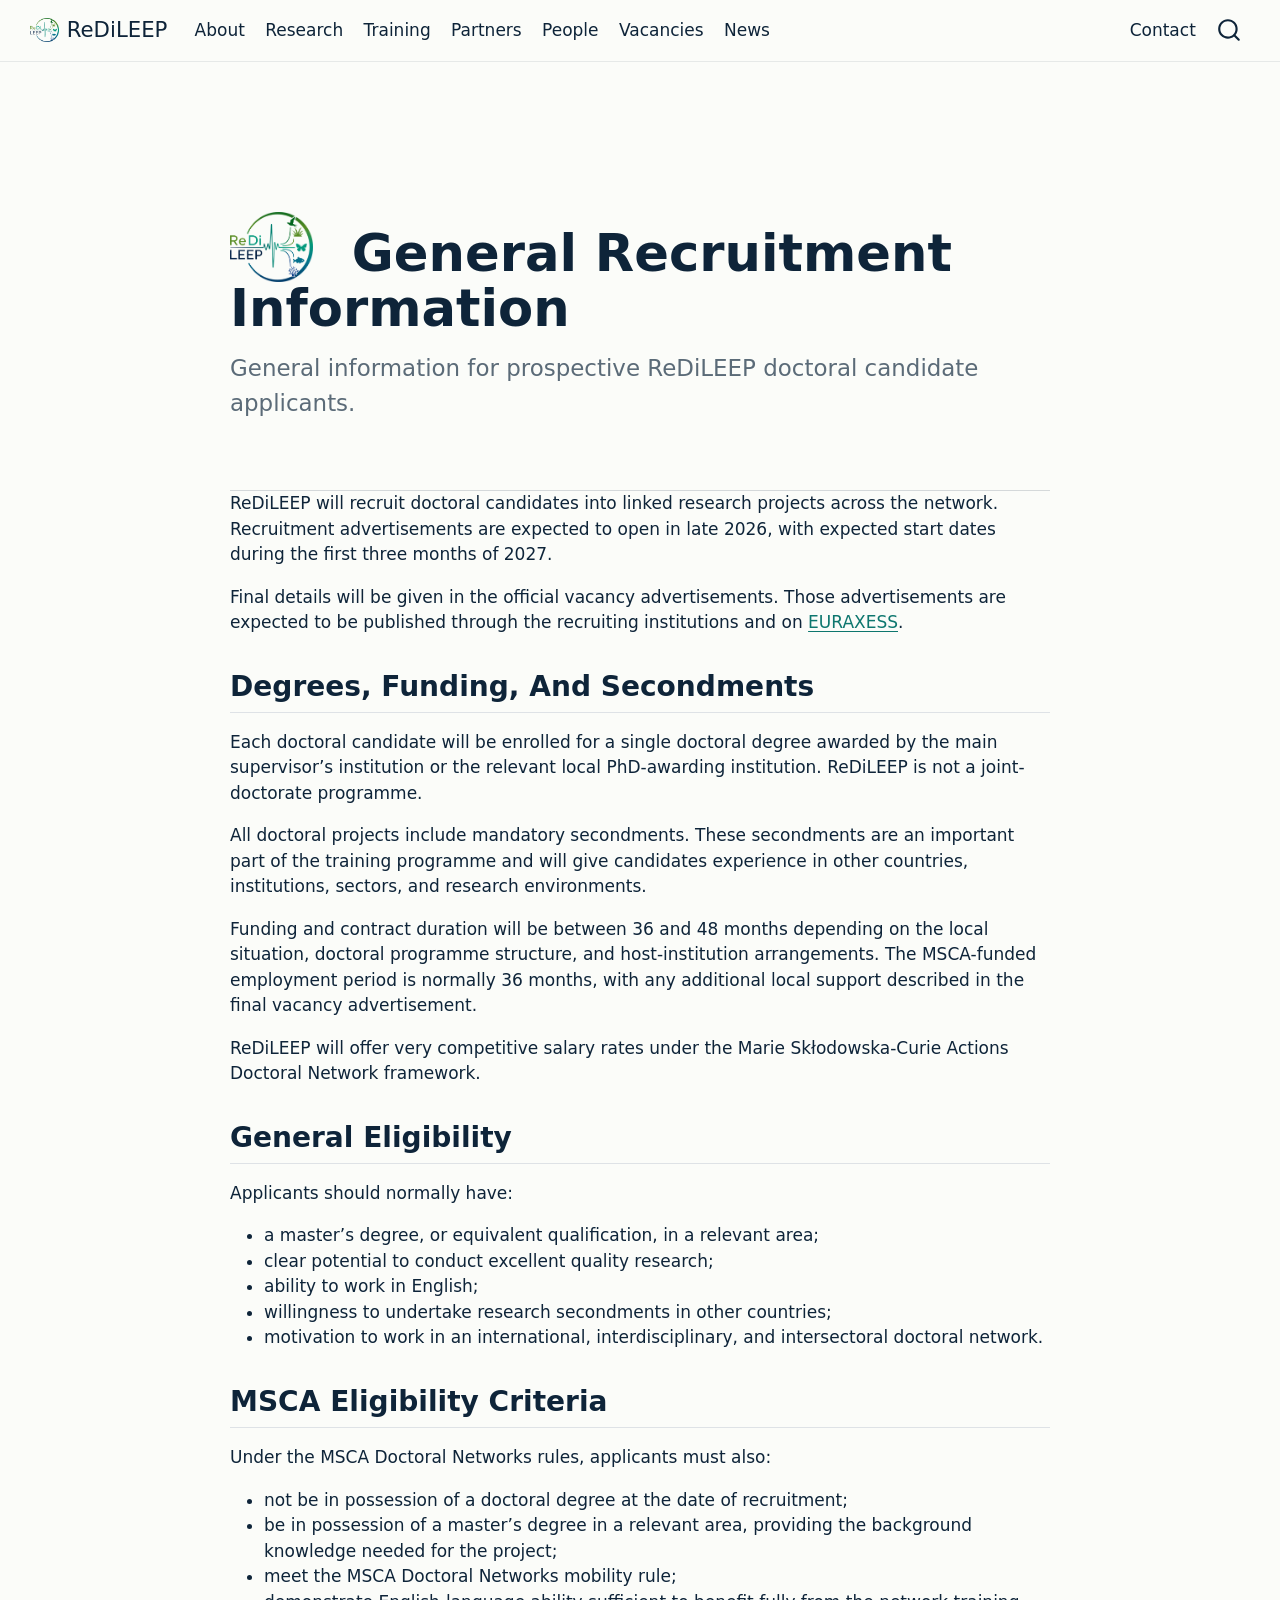
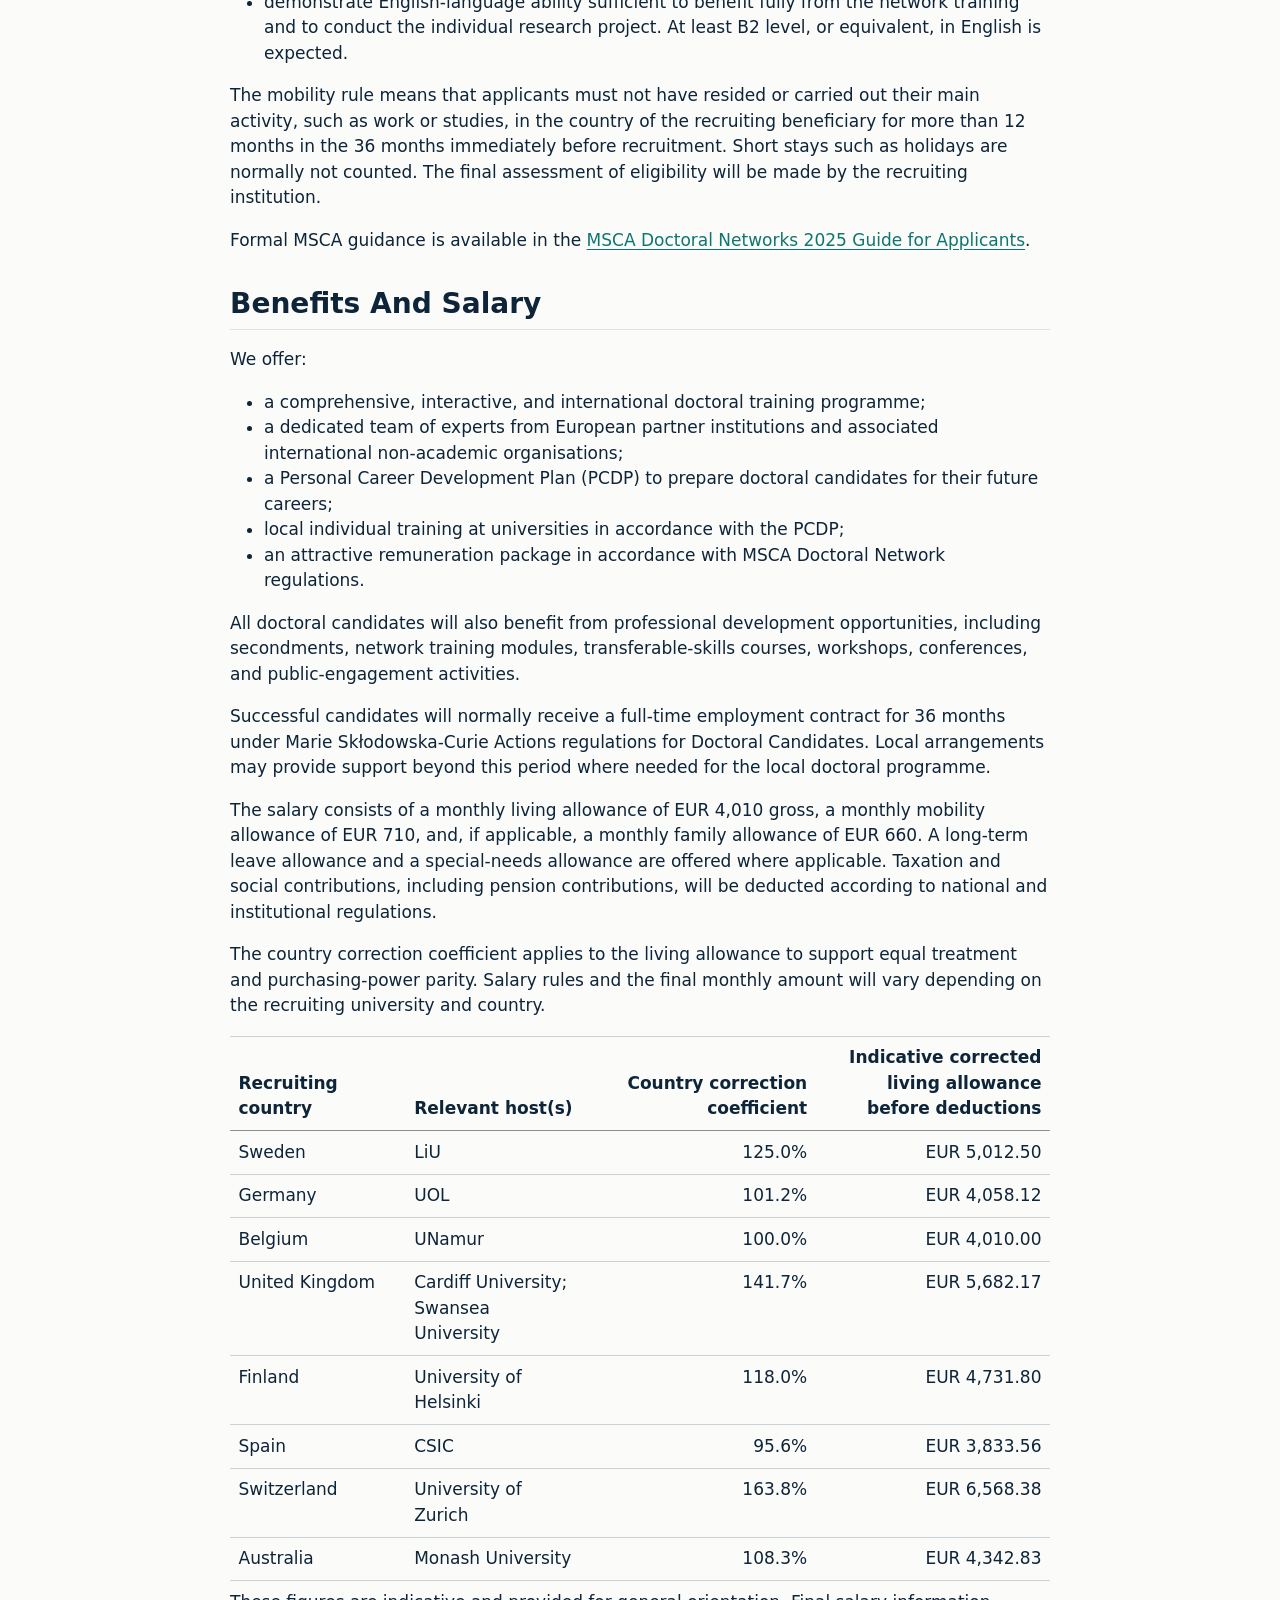
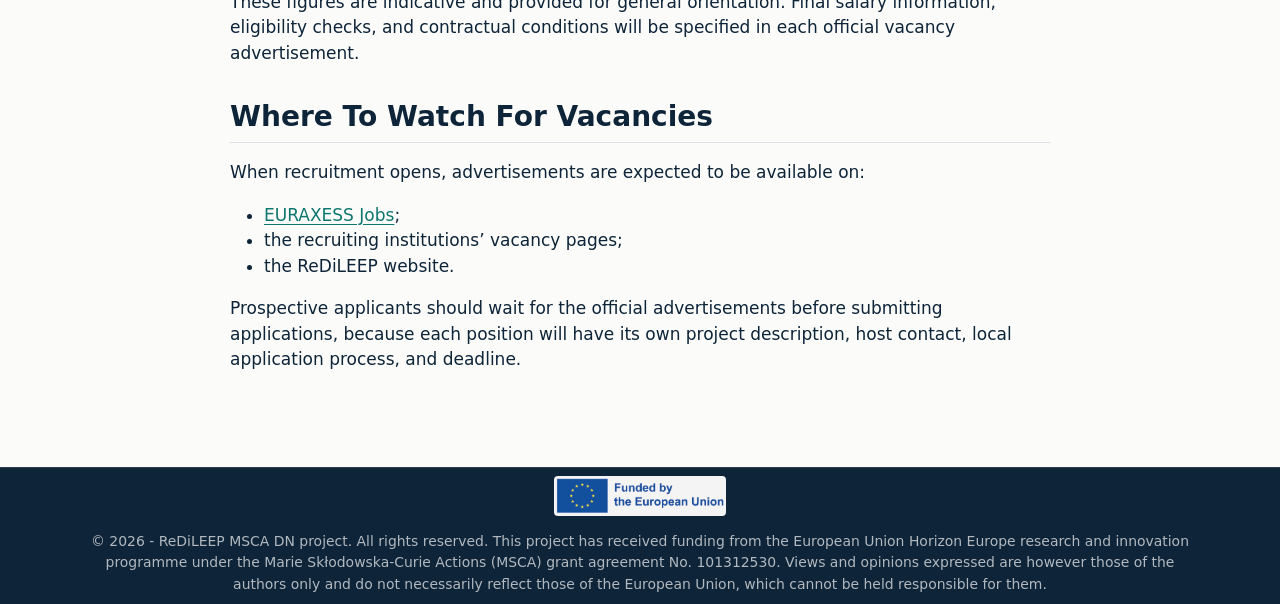
<file: news/recruitment-information.html>
<!DOCTYPE html>
<html xmlns="http://www.w3.org/1999/xhtml" lang="en" xml:lang="en"><head>

<meta charset="utf-8">
<meta name="generator" content="quarto-1.10.19">

<meta name="viewport" content="width=device-width, initial-scale=1.0, user-scalable=yes">

<meta name="dcterms.date" content="2026-06-24">
<meta name="description" content="General information for prospective ReDiLEEP doctoral candidate applicants.">

<title>General Recruitment Information – ReDiLEEP</title>
<style>
/* Default styles provided by pandoc.
** See https://pandoc.org/MANUAL.html#variables-for-html for config info.
*/
span.smallcaps{font-variant: small-caps;}
div.columns{display: flex; gap: 1.5em;}
div.column{flex: auto;}
@media screen {
div.columns{gap: min(4vw, 1.5em);}
div.column{overflow-x: auto;}
}
div.hanging-indent{margin-left: 1.5em; text-indent: -1.5em;}
ul.task-list{list-style: none;}
ul.task-list li input[type="checkbox"] {
  width: 0.8em;
  margin: 0 0.8em 0.2em -1em; /* quarto-specific, see https://github.com/quarto-dev/quarto-cli/issues/4556 */ 
  vertical-align: middle;
}
</style>


<script src="../site_libs/quarto-nav/quarto-nav.js"></script>
<script src="../site_libs/clipboard/clipboard.min.js"></script>
<script src="../site_libs/quarto-search/autocomplete.umd.js"></script>
<script src="../site_libs/quarto-search/fuse.min.js"></script>
<script src="../site_libs/quarto-search/quarto-search.js"></script>
<meta name="quarto:offset" content="../">
<link href="../assets/favicon.svg" rel="icon" type="image/svg+xml">
<script src="../site_libs/quarto-html/quarto.js" type="module"></script>
<script src="../site_libs/quarto-html/tabsets/tabsets.js" type="module"></script>
<script src="../site_libs/quarto-html/popper.min.js"></script>
<script src="../site_libs/quarto-html/tippy.umd.min.js"></script>
<script src="../site_libs/quarto-html/anchor.min.js"></script>
<link href="../site_libs/quarto-html/tippy.css" rel="stylesheet">
<link href="../site_libs/quarto-html/quarto-syntax-highlighting-bf27225e3a48a9273f3daa8f8e829971.css" rel="stylesheet" id="quarto-text-highlighting-styles">
<script src="../site_libs/bootstrap/bootstrap.min.js"></script>
<link href="../site_libs/bootstrap/bootstrap-icons.css" rel="stylesheet">
<link href="../site_libs/bootstrap/bootstrap-3c1e86ada03f4d331328c699ac82174e.min.css" rel="stylesheet" append-hash="true" id="quarto-bootstrap" data-mode="light">
<script id="quarto-search-options" type="application/json">{
  "location": "navbar",
  "copy-button": false,
  "collapse-after": 3,
  "panel-placement": "end",
  "type": "overlay",
  "limit": 50,
  "keyboard-shortcut": [
    "f",
    "/",
    "s"
  ],
  "show-item-context": false,
  "language": {
    "search-no-results-text": "No results",
    "search-matching-documents-text": "matching documents",
    "search-copy-link-title": "Copy link to search",
    "search-hide-matches-text": "Hide additional matches",
    "search-more-match-text": "more match in this document",
    "search-more-matches-text": "more matches in this document",
    "search-clear-button-title": "Clear",
    "search-text-placeholder": "",
    "search-detached-cancel-button-title": "Cancel",
    "search-submit-button-title": "Submit",
    "search-label": "Search"
  }
}</script>
<style>html{ scroll-behavior: smooth; }</style>


</head>

<body class="nav-fixed quarto-light">

<div id="quarto-search-results"></div>
  <header id="quarto-header" class="headroom fixed-top">
    <nav class="navbar navbar-expand-lg " data-bs-theme="dark">
      <div class="navbar-container container-fluid">
      <div class="navbar-brand-container mx-auto">
    <a href="../index.html" class="navbar-brand navbar-brand-logo">
    <img src="../assets/network-logo/redileep-logo.png" alt="" class="navbar-logo light-content">
    <img src="../assets/network-logo/redileep-logo.png" alt="" class="navbar-logo dark-content">
    </a>
    <a class="navbar-brand" href="../index.html">
    <span class="navbar-title">ReDiLEEP</span>
    </a>
  </div>
            <div id="quarto-search" class="" title="Search"></div>
          <button class="navbar-toggler" type="button" data-bs-toggle="collapse" data-bs-target="#navbarCollapse" aria-controls="navbarCollapse" role="menu" aria-expanded="false" aria-label="Toggle navigation" onclick="if (window.quartoToggleHeadroom) { window.quartoToggleHeadroom(); }">
  <span class="navbar-toggler-icon"></span>
</button>
          <div class="collapse navbar-collapse" id="navbarCollapse">
            <ul class="navbar-nav navbar-nav-scroll me-auto">
  <li class="nav-item">
    <a class="nav-link" href="../about.html"> 
<span class="menu-text">About</span></a>
  </li>  
  <li class="nav-item">
    <a class="nav-link" href="../research.html"> 
<span class="menu-text">Research</span></a>
  </li>  
  <li class="nav-item">
    <a class="nav-link" href="../training.html"> 
<span class="menu-text">Training</span></a>
  </li>  
  <li class="nav-item">
    <a class="nav-link" href="../partners.html"> 
<span class="menu-text">Partners</span></a>
  </li>  
  <li class="nav-item">
    <a class="nav-link" href="../people.html"> 
<span class="menu-text">People</span></a>
  </li>  
  <li class="nav-item">
    <a class="nav-link" href="../vacancies.html"> 
<span class="menu-text">Vacancies</span></a>
  </li>  
  <li class="nav-item">
    <a class="nav-link" href="../news.html"> 
<span class="menu-text">News</span></a>
  </li>  
</ul>
            <ul class="navbar-nav navbar-nav-scroll ms-auto">
  <li class="nav-item">
    <a class="nav-link" href="../contact.html"> 
<span class="menu-text">Contact</span></a>
  </li>  
</ul>
          </div> <!-- /navcollapse -->
            <div class="quarto-navbar-tools">
</div>
      </div> <!-- /container-fluid -->
    </nav>
</header>
<!-- content -->
<div id="quarto-content" class="quarto-container page-columns page-rows-contents page-layout-full page-navbar">
<!-- sidebar -->
<!-- margin-sidebar -->
    
<!-- main -->
<main class="content column-page" id="quarto-document-content">

<header id="title-block-header" class="quarto-title-block default">
<div class="quarto-title">
<h1 class="title">General Recruitment Information</h1>
  <div class="quarto-categories">
    <div class="quarto-category">recruitment</div>
    <div class="quarto-category">doctoral candidates</div>
  </div>
  </div>

<div>
  <div class="description">
    General information for prospective ReDiLEEP doctoral candidate applicants.
  </div>
</div>


<div class="quarto-title-meta column-page">

    
    <div>
    <div class="quarto-title-meta-heading">Published</div>
    <div class="quarto-title-meta-contents">
      <p class="date">June 24, 2026</p>
    </div>
  </div>
  
    
  </div>
  


</header>


<section id="general-recruitment-information" class="level1 page-heading">
<h1><img src="../assets/network-logo/redileep-logo.png" class="title-mark img-fluid" alt=""> General Recruitment Information</h1>
<p>General information for prospective ReDiLEEP doctoral candidate applicants.</p>
</section>
<section>
<p>ReDiLEEP will recruit doctoral candidates into linked research projects across the network. Recruitment advertisements are expected to open in late 2026, with expected start dates during the first three months of 2027.</p>
<p>Final details will be given in the official vacancy advertisements. Those advertisements are expected to be published through the recruiting institutions and on <a href="https://euraxess.ec.europa.eu/jobs">EURAXESS</a>.</p>
<section id="degrees-funding-and-secondments" class="level2">
<h2 class="anchored" data-anchor-id="degrees-funding-and-secondments">Degrees, Funding, And Secondments</h2>
<p>Each doctoral candidate will be enrolled for a single doctoral degree awarded by the main supervisor’s institution or the relevant local PhD-awarding institution. ReDiLEEP is not a joint-doctorate programme.</p>
<p>All doctoral projects include mandatory secondments. These secondments are an important part of the training programme and will give candidates experience in other countries, institutions, sectors, and research environments.</p>
<p>Funding and contract duration will be between 36 and 48 months depending on the local situation, doctoral programme structure, and host-institution arrangements. The MSCA-funded employment period is normally 36 months, with any additional local support described in the final vacancy advertisement.</p>
<p>ReDiLEEP will offer very competitive salary rates under the Marie Skłodowska-Curie Actions Doctoral Network framework.</p>
</section>
<section id="general-eligibility" class="level2">
<h2 class="anchored" data-anchor-id="general-eligibility">General Eligibility</h2>
<p>Applicants should normally have:</p>
<ul>
<li>a master’s degree, or equivalent qualification, in a relevant area;</li>
<li>clear potential to conduct excellent quality research;</li>
<li>ability to work in English;</li>
<li>willingness to undertake research secondments in other countries;</li>
<li>motivation to work in an international, interdisciplinary, and intersectoral doctoral network.</li>
</ul>
</section>
<section id="msca-eligibility-criteria" class="level2">
<h2 class="anchored" data-anchor-id="msca-eligibility-criteria">MSCA Eligibility Criteria</h2>
<p>Under the MSCA Doctoral Networks rules, applicants must also:</p>
<ul>
<li>not be in possession of a doctoral degree at the date of recruitment;</li>
<li>be in possession of a master’s degree in a relevant area, providing the background knowledge needed for the project;</li>
<li>meet the MSCA Doctoral Networks mobility rule;</li>
<li>demonstrate English-language ability sufficient to benefit fully from the network training and to conduct the individual research project. At least B2 level, or equivalent, in English is expected.</li>
</ul>
<p>The mobility rule means that applicants must not have resided or carried out their main activity, such as work or studies, in the country of the recruiting beneficiary for more than 12 months in the 36 months immediately before recruitment. Short stays such as holidays are normally not counted. The final assessment of eligibility will be made by the recruiting institution.</p>
<p>Formal MSCA guidance is available in the <a href="https://ufukavrupa.org.tr/sites/default/files/users/user390/Guide%20for%20applicants%20-%20MSCA%20DN%202025.pdf">MSCA Doctoral Networks 2025 Guide for Applicants</a>.</p>
</section>
<section id="benefits-and-salary" class="level2">
<h2 class="anchored" data-anchor-id="benefits-and-salary">Benefits And Salary</h2>
<p>We offer:</p>
<ul>
<li>a comprehensive, interactive, and international doctoral training programme;</li>
<li>a dedicated team of experts from European partner institutions and associated international non-academic organisations;</li>
<li>a Personal Career Development Plan (PCDP) to prepare doctoral candidates for their future careers;</li>
<li>local individual training at universities in accordance with the PCDP;</li>
<li>an attractive remuneration package in accordance with MSCA Doctoral Network regulations.</li>
</ul>
<p>All doctoral candidates will also benefit from professional development opportunities, including secondments, network training modules, transferable-skills courses, workshops, conferences, and public-engagement activities.</p>
<p>Successful candidates will normally receive a full-time employment contract for 36 months under Marie Skłodowska-Curie Actions regulations for Doctoral Candidates. Local arrangements may provide support beyond this period where needed for the local doctoral programme.</p>
<p>The salary consists of a monthly living allowance of EUR 4,010 gross, a monthly mobility allowance of EUR 710, and, if applicable, a monthly family allowance of EUR 660. A long-term leave allowance and a special-needs allowance are offered where applicable. Taxation and social contributions, including pension contributions, will be deducted according to national and institutional regulations.</p>
<p>The country correction coefficient applies to the living allowance to support equal treatment and purchasing-power parity. Salary rules and the final monthly amount will vary depending on the recruiting university and country.</p>
<table class="caption-top table">
<colgroup>
<col style="width: 21%">
<col style="width: 21%">
<col style="width: 28%">
<col style="width: 28%">
</colgroup>
<thead>
<tr class="header">
<th>Recruiting country</th>
<th>Relevant host(s)</th>
<th style="text-align: right;">Country correction coefficient</th>
<th style="text-align: right;">Indicative corrected living allowance before deductions</th>
</tr>
</thead>
<tbody>
<tr class="odd">
<td>Sweden</td>
<td>LiU</td>
<td style="text-align: right;">125.0%</td>
<td style="text-align: right;">EUR 5,012.50</td>
</tr>
<tr class="even">
<td>Germany</td>
<td>UOL</td>
<td style="text-align: right;">101.2%</td>
<td style="text-align: right;">EUR 4,058.12</td>
</tr>
<tr class="odd">
<td>Belgium</td>
<td>UNamur</td>
<td style="text-align: right;">100.0%</td>
<td style="text-align: right;">EUR 4,010.00</td>
</tr>
<tr class="even">
<td>United Kingdom</td>
<td>Cardiff University; Swansea University</td>
<td style="text-align: right;">141.7%</td>
<td style="text-align: right;">EUR 5,682.17</td>
</tr>
<tr class="odd">
<td>Finland</td>
<td>University of Helsinki</td>
<td style="text-align: right;">118.0%</td>
<td style="text-align: right;">EUR 4,731.80</td>
</tr>
<tr class="even">
<td>Spain</td>
<td>CSIC</td>
<td style="text-align: right;">95.6%</td>
<td style="text-align: right;">EUR 3,833.56</td>
</tr>
<tr class="odd">
<td>Switzerland</td>
<td>University of Zurich</td>
<td style="text-align: right;">163.8%</td>
<td style="text-align: right;">EUR 6,568.38</td>
</tr>
<tr class="even">
<td>Australia</td>
<td>Monash University</td>
<td style="text-align: right;">108.3%</td>
<td style="text-align: right;">EUR 4,342.83</td>
</tr>
</tbody>
</table>
<p>These figures are indicative and provided for general orientation. Final salary information, eligibility checks, and contractual conditions will be specified in each official vacancy advertisement.</p>
</section>
<section id="where-to-watch-for-vacancies" class="level2">
<h2 class="anchored" data-anchor-id="where-to-watch-for-vacancies">Where To Watch For Vacancies</h2>
<p>When recruitment opens, advertisements are expected to be available on:</p>
<ul>
<li><a href="https://euraxess.ec.europa.eu/jobs">EURAXESS Jobs</a>;</li>
<li>the recruiting institutions’ vacancy pages;</li>
<li>the ReDiLEEP website.</li>
</ul>
<p>Prospective applicants should wait for the official advertisements before submitting applications, because each position will have its own project description, host contact, local application process, and deadline.</p>
</section>
</section>



</main> <!-- /main -->
<script id="quarto-html-after-body" type="application/javascript">
  window.document.addEventListener("DOMContentLoaded", function (event) {
    const icon = "";
    const anchorJS = new window.AnchorJS();
    anchorJS.options = {
      placement: 'right',
      icon: icon
    };
    anchorJS.add('.anchored');
    const isCodeAnnotation = (el) => {
      for (const clz of el.classList) {
        if (clz.startsWith('code-annotation-')) {                     
          return true;
        }
      }
      return false;
    }
    const onCopySuccess = function(e) {
      // button target
      const button = e.trigger;
      // don't keep focus
      button.blur();
      // flash "checked"
      button.classList.add('code-copy-button-checked');
      var currentTitle = button.getAttribute("title");
      button.setAttribute("title", "Copied!");
      let tooltip;
      if (window.bootstrap) {
        button.setAttribute("data-bs-toggle", "tooltip");
        button.setAttribute("data-bs-placement", "left");
        button.setAttribute("data-bs-title", "Copied!");
        tooltip = new bootstrap.Tooltip(button, 
          { trigger: "manual", 
            customClass: "code-copy-button-tooltip",
            offset: [0, -8]});
        tooltip.show();    
      }
      setTimeout(function() {
        if (tooltip) {
          tooltip.hide();
          button.removeAttribute("data-bs-title");
          button.removeAttribute("data-bs-toggle");
          button.removeAttribute("data-bs-placement");
        }
        button.setAttribute("title", currentTitle);
        button.classList.remove('code-copy-button-checked');
      }, 1000);
      // clear code selection
      e.clearSelection();
    }
    const getTextToCopy = function(trigger) {
      const outerScaffold = trigger.parentElement.cloneNode(true);
      const codeEl = outerScaffold.querySelector('code');
      for (const childEl of codeEl.children) {
        if (isCodeAnnotation(childEl)) {
          childEl.remove();
        }
      }
      return codeEl.innerText;
    }
    const clipboard = new window.ClipboardJS('.code-copy-button:not([data-in-quarto-modal])', {
      text: getTextToCopy
    });
    clipboard.on('success', onCopySuccess);
    if (window.document.getElementById('quarto-embedded-source-code-modal')) {
      const clipboardModal = new window.ClipboardJS('.code-copy-button[data-in-quarto-modal]', {
        text: getTextToCopy,
        container: window.document.getElementById('quarto-embedded-source-code-modal')
      });
      clipboardModal.on('success', onCopySuccess);
    }
      var localhostRegex = new RegExp(/^(?:http|https):\/\/localhost\:?[0-9]*\//);
      var mailtoRegex = new RegExp(/^mailto:/);
        var filterRegex = new RegExp("https:\/\/redileep\.eu");
      var isInternal = (href) => {
          return filterRegex.test(href) || localhostRegex.test(href) || mailtoRegex.test(href);
      }
      // Inspect non-navigation links and adorn them if external
     var links = window.document.querySelectorAll('a[href]:not(.nav-link):not(.navbar-brand):not(.toc-action):not(.sidebar-link):not(.sidebar-item-toggle):not(.pagination-link):not(.no-external):not([aria-hidden]):not(.dropdown-item):not(.quarto-navigation-tool):not(.about-link)');
      for (var i=0; i<links.length; i++) {
        const link = links[i];
        if (!isInternal(link.href)) {
          // undo the damage that might have been done by quarto-nav.js in the case of
          // links that we want to consider external
          if (link.dataset.originalHref !== undefined) {
            link.href = link.dataset.originalHref;
          }
            // target, if specified
            link.setAttribute("target", "_blank");
            if (link.getAttribute("rel") === null) {
              link.setAttribute("rel", "noopener");
            }
        }
      }
    function tippyHover(el, contentFn, onTriggerFn, onUntriggerFn) {
      const config = {
        allowHTML: true,
        maxWidth: 500,
        delay: 100,
        arrow: false,
        appendTo: function(el) {
            return el.parentElement;
        },
        interactive: true,
        interactiveBorder: 10,
        theme: 'quarto',
        placement: 'bottom-start',
      };
      if (contentFn) {
        config.content = contentFn;
      }
      if (onTriggerFn) {
        config.onTrigger = onTriggerFn;
      }
      if (onUntriggerFn) {
        config.onUntrigger = onUntriggerFn;
      }
      window.tippy(el, config); 
    }
    const noterefs = window.document.querySelectorAll('a[role="doc-noteref"]');
    for (var i=0; i<noterefs.length; i++) {
      const ref = noterefs[i];
      tippyHover(ref, function() {
        // use id or data attribute instead here
        let href = ref.getAttribute('data-footnote-href') || ref.getAttribute('href');
        try { href = new URL(href).hash; } catch {}
        const id = href.replace(/^#\/?/, "");
        const note = window.document.getElementById(id);
        if (note) {
          return note.innerHTML;
        } else {
          return "";
        }
      });
    }
    const xrefs = window.document.querySelectorAll('a.quarto-xref');
    const processXRef = (id, note) => {
      // Strip column container classes
      const stripColumnClz = (el) => {
        el.classList.remove("page-full", "page-columns");
        if (el.children) {
          for (const child of el.children) {
            stripColumnClz(child);
          }
        }
      }
      stripColumnClz(note)
      if (id === null || id.startsWith('sec-')) {
        // Special case sections, only their first couple elements
        const container = document.createElement("div");
        if (note.children && note.children.length > 2) {
          container.appendChild(note.children[0].cloneNode(true));
          for (let i = 1; i < note.children.length; i++) {
            const child = note.children[i];
            if (child.tagName === "P" && child.innerText === "") {
              continue;
            } else {
              container.appendChild(child.cloneNode(true));
              break;
            }
          }
          if (window.Quarto?.typesetMath) {
            window.Quarto.typesetMath(container);
          }
          return container.innerHTML
        } else {
          if (window.Quarto?.typesetMath) {
            window.Quarto.typesetMath(note);
          }
          return note.innerHTML;
        }
      } else {
        // Remove any anchor links if they are present
        const anchorLink = note.querySelector('a.anchorjs-link');
        if (anchorLink) {
          anchorLink.remove();
        }
        if (window.Quarto?.typesetMath) {
          window.Quarto.typesetMath(note);
        }
        if (note.classList.contains("callout")) {
          return note.outerHTML;
        } else {
          return note.innerHTML;
        }
      }
    }
    for (var i=0; i<xrefs.length; i++) {
      const xref = xrefs[i];
      tippyHover(xref, undefined, function(instance) {
        instance.disable();
        let url = xref.getAttribute('href');
        let hash = undefined; 
        if (url.startsWith('#')) {
          hash = url;
        } else {
          try { hash = new URL(url).hash; } catch {}
        }
        if (hash) {
          const id = hash.replace(/^#\/?/, "");
          const note = window.document.getElementById(id);
          if (note !== null) {
            try {
              const html = processXRef(id, note.cloneNode(true));
              instance.setContent(html);
            } finally {
              instance.enable();
              instance.show();
            }
          } else {
            // See if we can fetch this
            fetch(url.split('#')[0])
            .then(res => res.text())
            .then(html => {
              const parser = new DOMParser();
              const htmlDoc = parser.parseFromString(html, "text/html");
              const note = htmlDoc.getElementById(id);
              if (note !== null) {
                const html = processXRef(id, note);
                instance.setContent(html);
              } 
            }).finally(() => {
              instance.enable();
              instance.show();
            });
          }
        } else {
          // See if we can fetch a full url (with no hash to target)
          // This is a special case and we should probably do some content thinning / targeting
          fetch(url)
          .then(res => res.text())
          .then(html => {
            const parser = new DOMParser();
            const htmlDoc = parser.parseFromString(html, "text/html");
            const note = htmlDoc.querySelector('main.content');
            if (note !== null) {
              // This should only happen for chapter cross references
              // (since there is no id in the URL)
              // remove the first header
              if (note.children.length > 0 && note.children[0].tagName === "HEADER") {
                note.children[0].remove();
              }
              const html = processXRef(null, note);
              instance.setContent(html);
            } 
          }).finally(() => {
            instance.enable();
            instance.show();
          });
        }
      }, function(instance) {
      });
    }
        let selectedAnnoteEl;
        const selectorForAnnotation = ( cell, annotation) => {
          let cellAttr = 'data-code-cell="' + cell + '"';
          let lineAttr = 'data-code-annotation="' +  annotation + '"';
          const selector = 'span[' + cellAttr + '][' + lineAttr + ']';
          return selector;
        }
        const selectCodeLines = (annoteEl) => {
          const doc = window.document;
          const targetCell = annoteEl.getAttribute("data-target-cell");
          const targetAnnotation = annoteEl.getAttribute("data-target-annotation");
          const annoteSpan = window.document.querySelector(selectorForAnnotation(targetCell, targetAnnotation));
          const lines = annoteSpan.getAttribute("data-code-lines").split(",");
          const lineIds = lines.map((line) => {
            return targetCell + "-" + line;
          })
          let top = null;
          let height = null;
          let parent = null;
          if (lineIds.length > 0) {
              //compute the position of the single el (top and bottom and make a div)
              const el = window.document.getElementById(lineIds[0]);
              top = el.offsetTop;
              height = el.offsetHeight;
              parent = el.parentElement.parentElement;
            if (lineIds.length > 1) {
              const lastEl = window.document.getElementById(lineIds[lineIds.length - 1]);
              const bottom = lastEl.offsetTop + lastEl.offsetHeight;
              height = bottom - top;
            }
            if (top !== null && height !== null && parent !== null) {
              // cook up a div (if necessary) and position it 
              let div = window.document.getElementById("code-annotation-line-highlight");
              if (div === null) {
                div = window.document.createElement("div");
                div.setAttribute("id", "code-annotation-line-highlight");
                div.style.position = 'absolute';
                parent.appendChild(div);
              }
              div.style.top = top - 2 + "px";
              div.style.height = height + 4 + "px";
              div.style.left = 0;
              let gutterDiv = window.document.getElementById("code-annotation-line-highlight-gutter");
              if (gutterDiv === null) {
                gutterDiv = window.document.createElement("div");
                gutterDiv.setAttribute("id", "code-annotation-line-highlight-gutter");
                gutterDiv.style.position = 'absolute';
                const codeCell = window.document.getElementById(targetCell);
                const gutter = codeCell.querySelector('.code-annotation-gutter');
                gutter.appendChild(gutterDiv);
              }
              gutterDiv.style.top = top - 2 + "px";
              gutterDiv.style.height = height + 4 + "px";
            }
            selectedAnnoteEl = annoteEl;
          }
        };
        const unselectCodeLines = () => {
          const elementsIds = ["code-annotation-line-highlight", "code-annotation-line-highlight-gutter"];
          elementsIds.forEach((elId) => {
            const div = window.document.getElementById(elId);
            if (div) {
              div.remove();
            }
          });
          selectedAnnoteEl = undefined;
        };
          // Handle positioning of the toggle
      window.addEventListener(
        "resize",
        throttle(() => {
          elRect = undefined;
          if (selectedAnnoteEl) {
            selectCodeLines(selectedAnnoteEl);
          }
        }, 10)
      );
      function throttle(fn, ms) {
      let throttle = false;
      let timer;
        return (...args) => {
          if(!throttle) { // first call gets through
              fn.apply(this, args);
              throttle = true;
          } else { // all the others get throttled
              if(timer) clearTimeout(timer); // cancel #2
              timer = setTimeout(() => {
                fn.apply(this, args);
                timer = throttle = false;
              }, ms);
          }
        };
      }
        // Attach click handler to the DT
        const annoteDls = window.document.querySelectorAll('dt[data-target-cell]');
        for (const annoteDlNode of annoteDls) {
          annoteDlNode.addEventListener('click', (event) => {
            const clickedEl = event.target;
            if (clickedEl !== selectedAnnoteEl) {
              unselectCodeLines();
              const activeEl = window.document.querySelector('dt[data-target-cell].code-annotation-active');
              if (activeEl) {
                activeEl.classList.remove('code-annotation-active');
              }
              selectCodeLines(clickedEl);
              clickedEl.classList.add('code-annotation-active');
            } else {
              // Unselect the line
              unselectCodeLines();
              clickedEl.classList.remove('code-annotation-active');
            }
          });
        }
    const findCites = (el) => {
      const parentEl = el.parentElement;
      if (parentEl) {
        const cites = parentEl.dataset.cites;
        if (cites) {
          return {
            el,
            cites: cites.split(' ')
          };
        } else {
          return findCites(el.parentElement)
        }
      } else {
        return undefined;
      }
    };
    var bibliorefs = window.document.querySelectorAll('a[role="doc-biblioref"]');
    for (var i=0; i<bibliorefs.length; i++) {
      const ref = bibliorefs[i];
      const citeInfo = findCites(ref);
      if (citeInfo) {
        tippyHover(citeInfo.el, function() {
          var popup = window.document.createElement('div');
          citeInfo.cites.forEach(function(cite) {
            var citeDiv = window.document.createElement('div');
            citeDiv.classList.add('hanging-indent');
            citeDiv.classList.add('csl-entry');
            var biblioDiv = window.document.getElementById('ref-' + cite);
            if (biblioDiv) {
              citeDiv.innerHTML = biblioDiv.innerHTML;
            }
            popup.appendChild(citeDiv);
          });
          return popup.innerHTML;
        });
      }
    }
  });
  </script>
</div> <!-- /content -->
<footer class="footer">
  <div class="nav-footer">
    <div class="nav-footer-left">
      &nbsp;
    </div>   
    <div class="nav-footer-center">
<img src="../assets/funder-logos/eu-funded.png" alt="Funded by the European Union" class="funder-logo">
<p>© 2026 - ReDiLEEP MSCA DN project. All rights reserved. This project has received funding from the European Union Horizon Europe research and innovation programme under the Marie Skłodowska-Curie Actions (MSCA) grant agreement No.&nbsp;101312530. Views and opinions expressed are however those of the authors only and do not necessarily reflect those of the European Union, which cannot be held responsible for them.</p>
</div>
    <div class="nav-footer-right">
      &nbsp;
    </div>
  </div>
</footer>




<script src="../site_libs/quarto-html/zenscroll-min.js"></script>
</body></html>
</file>
<file: site_libs/quarto-html/tippy.css>
.tippy-box[data-animation=fade][data-state=hidden]{opacity:0}[data-tippy-root]{max-width:calc(100vw - 10px)}.tippy-box{position:relative;background-color:#333;color:#fff;border-radius:4px;font-size:14px;line-height:1.4;white-space:normal;outline:0;transition-property:transform,visibility,opacity}.tippy-box[data-placement^=top]>.tippy-arrow{bottom:0}.tippy-box[data-placement^=top]>.tippy-arrow:before{bottom:-7px;left:0;border-width:8px 8px 0;border-top-color:initial;transform-origin:center top}.tippy-box[data-placement^=bottom]>.tippy-arrow{top:0}.tippy-box[data-placement^=bottom]>.tippy-arrow:before{top:-7px;left:0;border-width:0 8px 8px;border-bottom-color:initial;transform-origin:center bottom}.tippy-box[data-placement^=left]>.tippy-arrow{right:0}.tippy-box[data-placement^=left]>.tippy-arrow:before{border-width:8px 0 8px 8px;border-left-color:initial;right:-7px;transform-origin:center left}.tippy-box[data-placement^=right]>.tippy-arrow{left:0}.tippy-box[data-placement^=right]>.tippy-arrow:before{left:-7px;border-width:8px 8px 8px 0;border-right-color:initial;transform-origin:center right}.tippy-box[data-inertia][data-state=visible]{transition-timing-function:cubic-bezier(.54,1.5,.38,1.11)}.tippy-arrow{width:16px;height:16px;color:#333}.tippy-arrow:before{content:"";position:absolute;border-color:transparent;border-style:solid}.tippy-content{position:relative;padding:5px 9px;z-index:1}
</file>
<file: site_libs/quarto-html/quarto-syntax-highlighting-bf27225e3a48a9273f3daa8f8e829971.css>
/* quarto syntax highlight colors */
:root {
  --quarto-hl-ot-color: #003B4F;
  --quarto-hl-at-color: #657422;
  --quarto-hl-ss-color: #20794D;
  --quarto-hl-an-color: #5E5E5E;
  --quarto-hl-fu-color: #4758AB;
  --quarto-hl-st-color: #20794D;
  --quarto-hl-cf-color: #003B4F;
  --quarto-hl-op-color: #5E5E5E;
  --quarto-hl-er-color: #AD0000;
  --quarto-hl-bn-color: #AD0000;
  --quarto-hl-al-color: #AD0000;
  --quarto-hl-va-color: #111111;
  --quarto-hl-bu-color: inherit;
  --quarto-hl-ex-color: inherit;
  --quarto-hl-pp-color: #AD0000;
  --quarto-hl-in-color: #5E5E5E;
  --quarto-hl-vs-color: #20794D;
  --quarto-hl-wa-color: #5E5E5E;
  --quarto-hl-do-color: #5E5E5E;
  --quarto-hl-im-color: #00769E;
  --quarto-hl-ch-color: #20794D;
  --quarto-hl-dt-color: #AD0000;
  --quarto-hl-fl-color: #AD0000;
  --quarto-hl-co-color: #5E5E5E;
  --quarto-hl-cv-color: #5E5E5E;
  --quarto-hl-cn-color: #8f5902;
  --quarto-hl-sc-color: #5E5E5E;
  --quarto-hl-dv-color: #AD0000;
  --quarto-hl-kw-color: #003B4F;
}

/* other quarto variables */
:root {
  --quarto-font-monospace: SFMono-Regular, Menlo, Monaco, Consolas, "Liberation Mono", "Courier New", monospace;
}

/* syntax highlight based on Pandoc's rules */
pre > code.sourceCode > span {
  color: #003B4F;
}

code.sourceCode > span {
  color: #003B4F;
}

div.sourceCode,
div.sourceCode pre.sourceCode {
  color: #003B4F;
}

/* Normal */
code span {
  color: #003B4F;
}

/* Alert */
code span.al {
  color: #AD0000;
  font-style: inherit;
}

/* Annotation */
code span.an {
  color: #5E5E5E;
  font-style: inherit;
}

/* Attribute */
code span.at {
  color: #657422;
  font-style: inherit;
}

/* BaseN */
code span.bn {
  color: #AD0000;
  font-style: inherit;
}

/* BuiltIn */
code span.bu {
  font-style: inherit;
}

/* ControlFlow */
code span.cf {
  color: #003B4F;
  font-weight: bold;
  font-style: inherit;
}

/* Char */
code span.ch {
  color: #20794D;
  font-style: inherit;
}

/* Constant */
code span.cn {
  color: #8f5902;
  font-style: inherit;
}

/* Comment */
code span.co {
  color: #5E5E5E;
  font-style: inherit;
}

/* CommentVar */
code span.cv {
  color: #5E5E5E;
  font-style: italic;
}

/* Documentation */
code span.do {
  color: #5E5E5E;
  font-style: italic;
}

/* DataType */
code span.dt {
  color: #AD0000;
  font-style: inherit;
}

/* DecVal */
code span.dv {
  color: #AD0000;
  font-style: inherit;
}

/* Error */
code span.er {
  color: #AD0000;
  font-style: inherit;
}

/* Extension */
code span.ex {
  font-style: inherit;
}

/* Float */
code span.fl {
  color: #AD0000;
  font-style: inherit;
}

/* Function */
code span.fu {
  color: #4758AB;
  font-style: inherit;
}

/* Import */
code span.im {
  color: #00769E;
  font-style: inherit;
}

/* Information */
code span.in {
  color: #5E5E5E;
  font-style: inherit;
}

/* Keyword */
code span.kw {
  color: #003B4F;
  font-weight: bold;
  font-style: inherit;
}

/* Operator */
code span.op {
  color: #5E5E5E;
  font-style: inherit;
}

/* Other */
code span.ot {
  color: #003B4F;
  font-style: inherit;
}

/* Preprocessor */
code span.pp {
  color: #AD0000;
  font-style: inherit;
}

/* SpecialChar */
code span.sc {
  color: #5E5E5E;
  font-style: inherit;
}

/* SpecialString */
code span.ss {
  color: #20794D;
  font-style: inherit;
}

/* String */
code span.st {
  color: #20794D;
  font-style: inherit;
}

/* Variable */
code span.va {
  color: #111111;
  font-style: inherit;
}

/* VerbatimString */
code span.vs {
  color: #20794D;
  font-style: inherit;
}

/* Warning */
code span.wa {
  color: #5E5E5E;
  font-style: italic;
}

.prevent-inlining {
  content: "</";
}

/*# sourceMappingURL=8be38f48d34c45af72792cbd699585e7.css.map */
</file>
